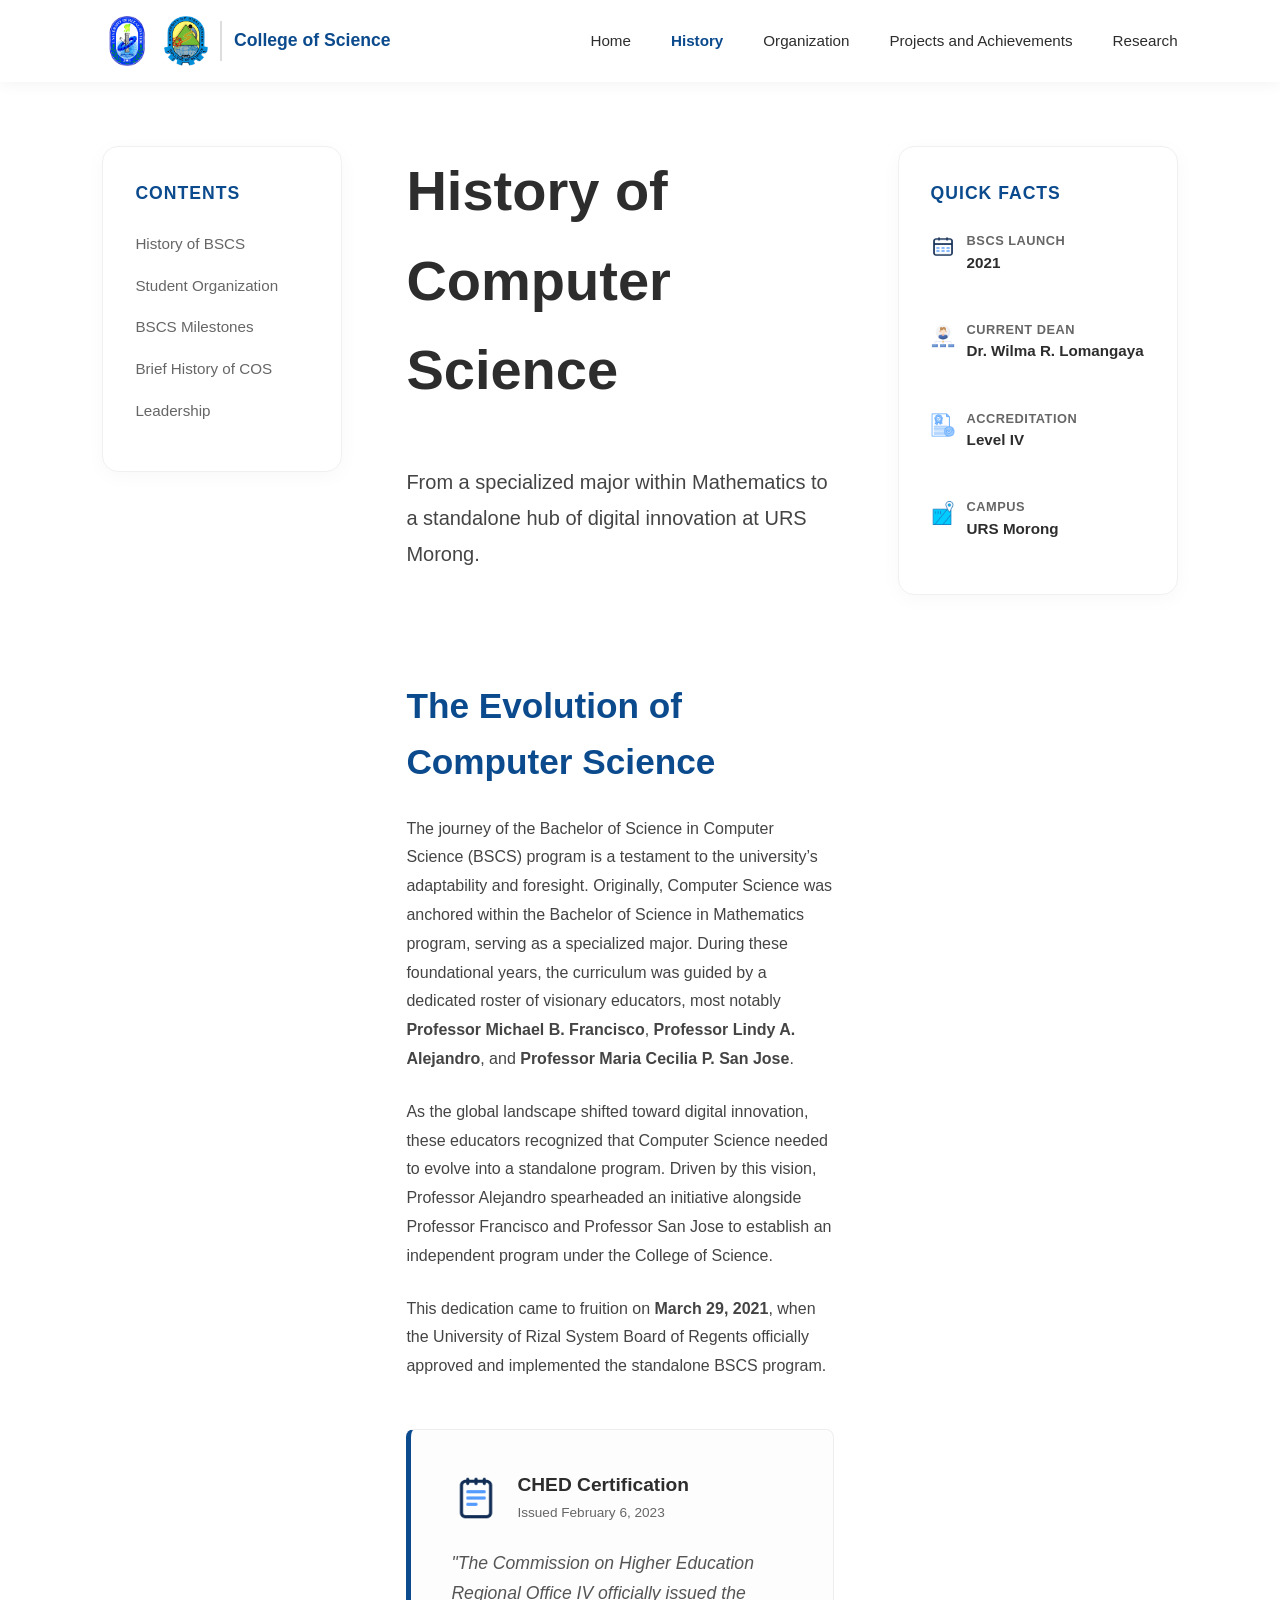
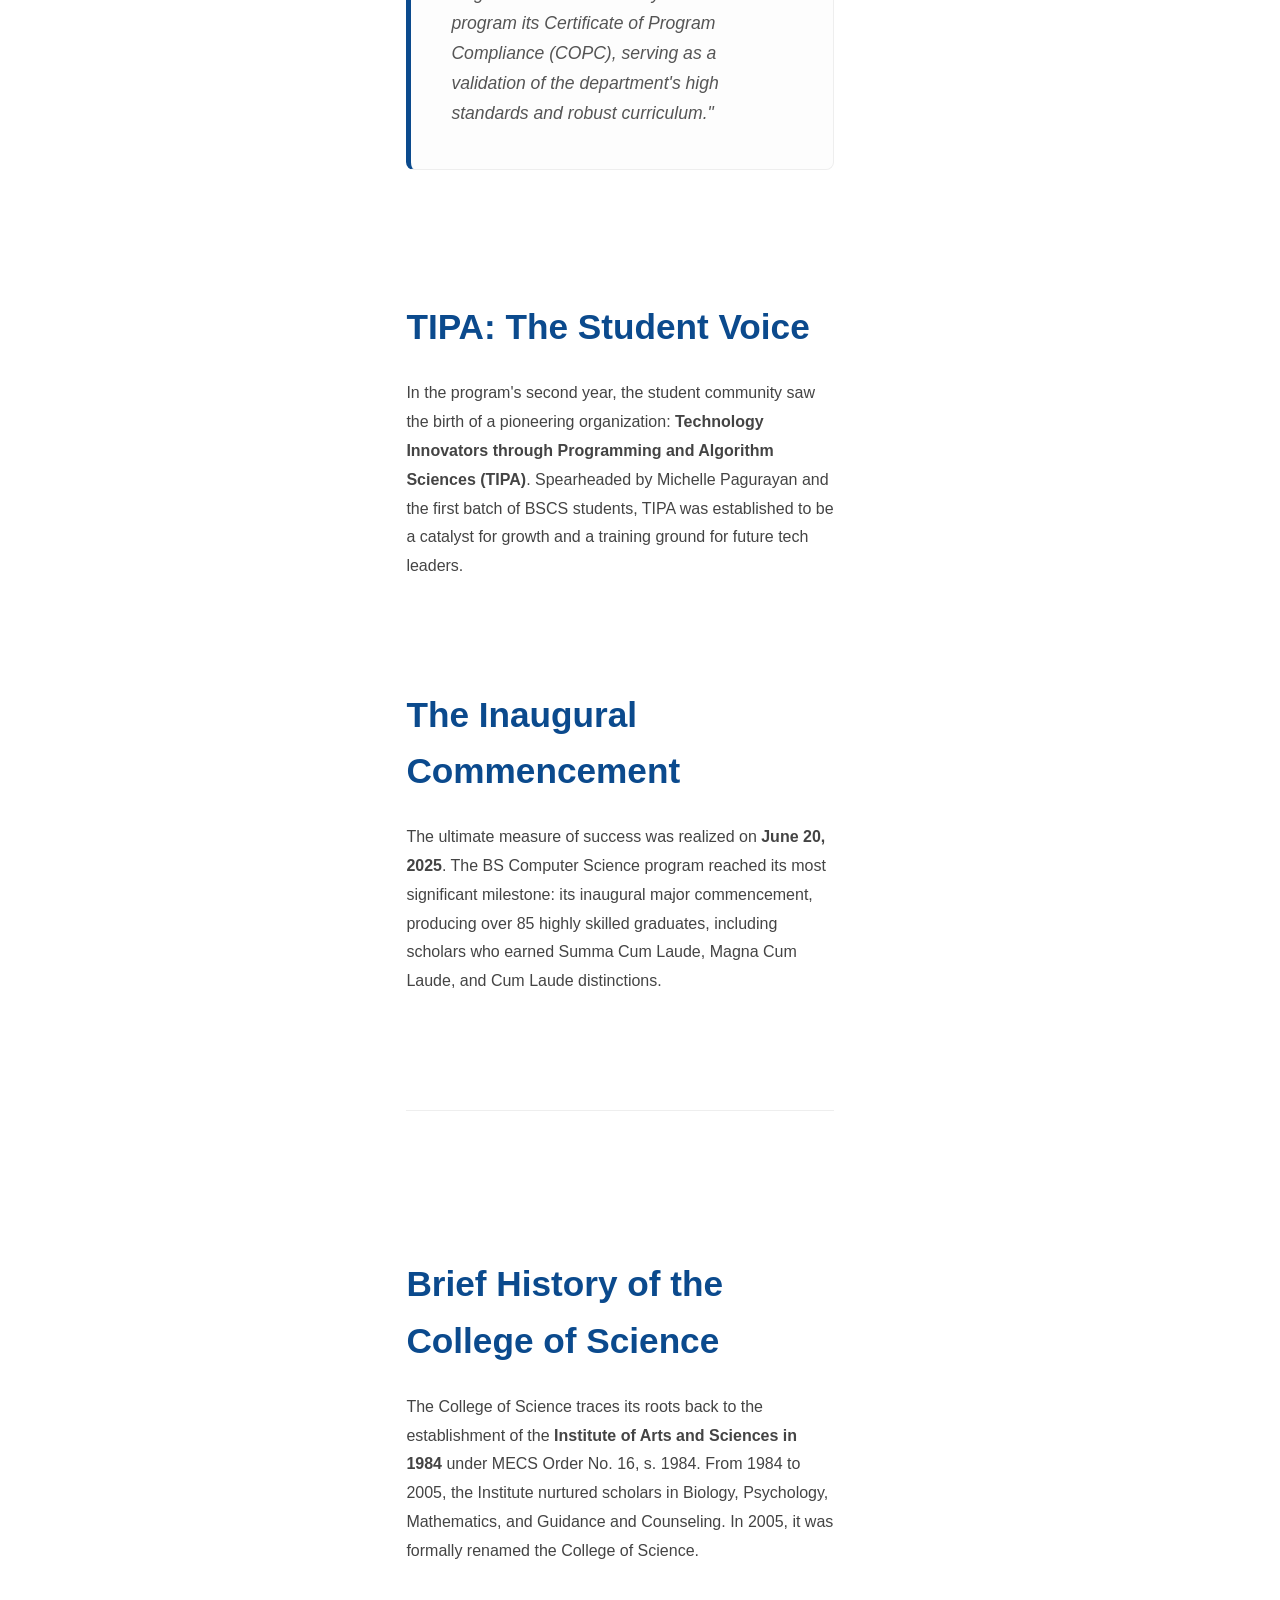
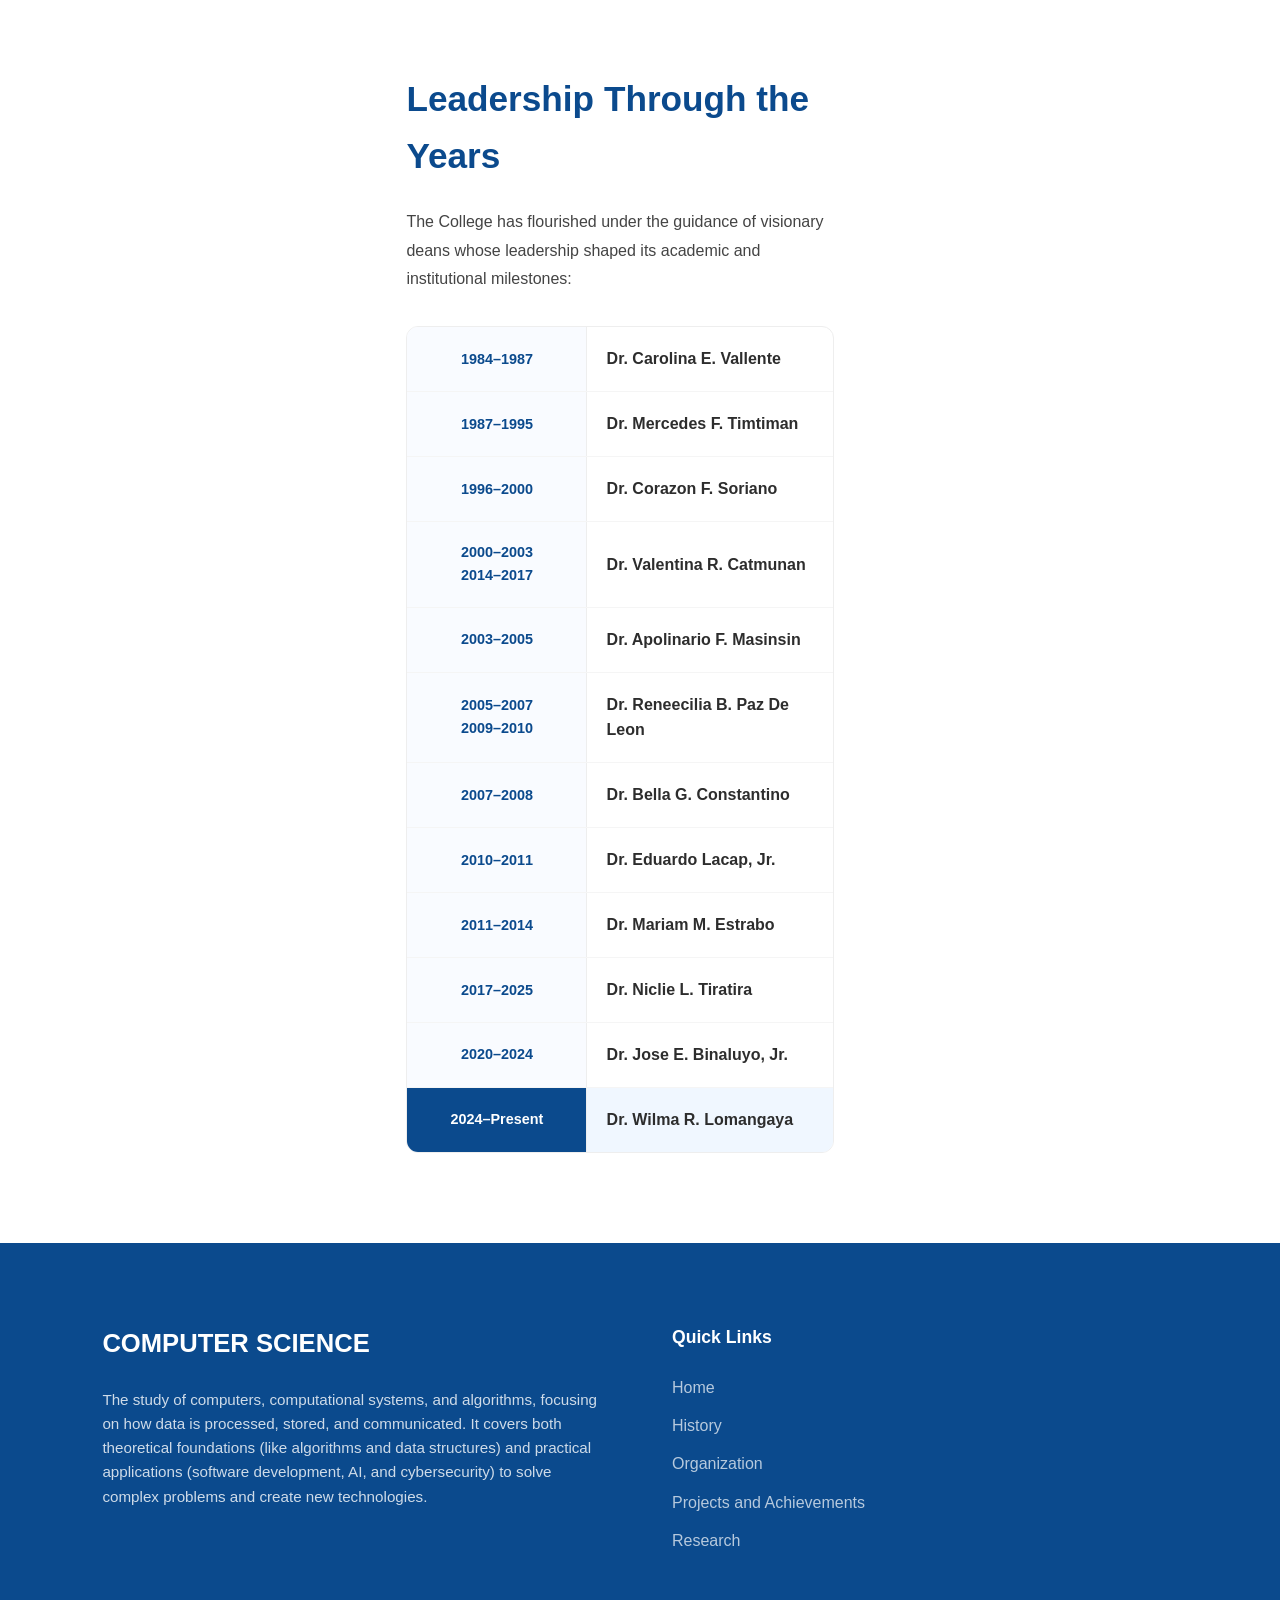
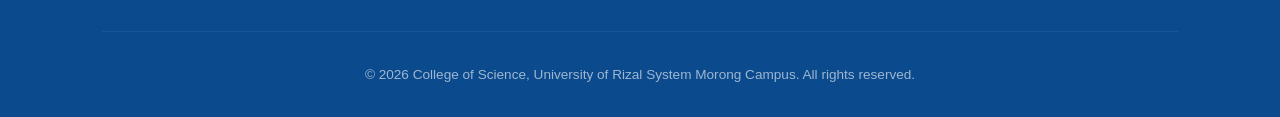
<file: src/history/history.html>
<!DOCTYPE html>
<html lang="en">
<head>
    <meta charset="UTF-8">
    <meta name="viewport" content="width=device-width, initial-scale=1.0">
    <title>BSCS & COS History</title>
    <link rel="stylesheet" href="../../index.css">
    <link rel="stylesheet" href="history.css">
</head>
<body>

    <nav class="navbar">
        <div class="logo">
            <img src="../../assets/PICTURE RESOURCES/LOGO/LOGO_URS.png" alt="URS Logo">
            <img src="../../assets/PICTURE RESOURCES/LOGO/Untitled design.png" alt="COS Logo">
            <span><p>College of Science</p></span>
        </div>
        
        <button class="hamburger" id="hamburger" aria-label="Toggle navigation">
            <span></span>
            <span></span>
            <span></span>
        </button>

        <ul class="nav-links" id="nav-links">
            <li><a href="../../index.html">Home</a></li>
            <li><a href="history.html" class="active-link">History</a></li>
            <li><a href="../organization/organization.html">Organization</a></li>
            <li><a href="../projects and achievements/projects.html">Projects and Achievements</a></li>
            <li><a href="../research/research.html">Research</a></li>
        </ul>
    </nav>

    <main class="history-grid">
        <aside class="sidebar-left">
            <div class="sticky-nav-card">
                <h3>Contents</h3>
                <nav>
                    <ul>
                        <li><a href="#bscs-history">History of BSCS</a></li>
                        <li><a href="#tipa">Student Organization</a></li>
                        <li><a href="#bscs-milestones">BSCS Milestones</a></li>
                        <li><a href="#cos-history">Brief History of COS</a></li>
                        <li><a href="#leadership">Leadership</a></li>
                    </ul>
                </nav>
            </div>
        </aside>

        <article class="history-content">
            <header>
                <h1>History of Computer Science</h1>
                <br>
                <p class="intro-lead">From a specialized major within Mathematics to a standalone hub of digital innovation at URS Morong.</p>
            </header>

            <section id="bscs-history">
                <br>
                <h2>The Evolution of Computer Science</h2>
                <p>The journey of the Bachelor of Science in Computer Science (BSCS) program is a testament to the university’s adaptability and foresight. Originally, Computer Science was anchored within the Bachelor of Science in Mathematics program, serving as a specialized major. During these foundational years, the curriculum was guided by a dedicated roster of visionary educators, most notably <strong>Professor Michael B. Francisco</strong>, <strong>Professor Lindy A. Alejandro</strong>, and <strong>Professor Maria Cecilia P. San Jose</strong>.</p>
                <p>As the global landscape shifted toward digital innovation, these educators recognized that Computer Science needed to evolve into a standalone program. Driven by this vision, Professor Alejandro spearheaded an initiative alongside Professor Francisco and Professor San Jose to establish an independent program under the College of Science.</p>
                <p>This dedication came to fruition on <strong>March 29, 2021</strong>, when the University of Rizal System Board of Regents officially approved and implemented the standalone BSCS program.</p>
                
                <div class="official-memo-card">
                    <div class="memo-header">
                        <div class="memo-icon">
                            <img src="../../assets/PICTURE RESOURCES/ICONS/MEMO-ICON.png" alt="Icon">
                        </div>
                        <div class="memo-title">
                            <h3>CHED Certification</h3>
                            <p>Issued February 6, 2023</p>
                        </div>
                    </div>
                    <div class="memo-body">
                        <blockquote>
                            "The Commission on Higher Education Regional Office IV officially issued the program its Certificate of Program Compliance (COPC), serving as a validation of the department's high standards and robust curriculum."
                        </blockquote>
                    </div>
                </div>
            </section>

            <section id="tipa">
                <br>
                <h2>TIPA: The Student Voice</h2>
                <p>In the program's second year, the student community saw the birth of a pioneering organization: <strong>Technology Innovators through Programming and Algorithm Sciences (TIPA)</strong>. Spearheaded by Michelle Pagurayan and the first batch of BSCS students, TIPA was established to be a catalyst for growth and a training ground for future tech leaders.</p>
            </section>

            <section id="bscs-milestones">
                <br>
                <h2>The Inaugural Commencement</h2>
                <p>The ultimate measure of success was realized on <strong>June 20, 2025</strong>. The BS Computer Science program reached its most significant milestone: its inaugural major commencement, producing over 85 highly skilled graduates, including scholars who earned Summa Cum Laude, Magna Cum Laude, and Cum Laude distinctions.</p>
                <br>
            </section>

            <hr class="section-divider">

            <section id="cos-history">
                <br>
                <h2>Brief History of the College of Science</h2>
                <p>The College of Science traces its roots back to the establishment of the <strong>Institute of Arts and Sciences in 1984</strong> under MECS Order No. 16, s. 1984. From 1984 to 2005, the Institute nurtured scholars in Biology, Psychology, Mathematics, and Guidance and Counseling. In 2005, it was formally renamed the College of Science.</p>
            </section>

            <section id="leadership">

                <br>

                <h2>Leadership Through the Years</h2>

                <p>The College has flourished under the guidance of visionary deans whose leadership shaped its academic and institutional milestones:</p>

            

                <div class="deans-timeline">

                    <div class="timeline-row">

                        <div class="t-year">1984–1987</div>

                        <div class="t-info"><strong>Dr. Carolina E. Vallente</strong></div>

                    </div>

                    <div class="timeline-row">

                        <div class="t-year">1987–1995</div>

                        <div class="t-info"><strong>Dr. Mercedes F. Timtiman</strong></div>

                    </div>

                    <div class="timeline-row">

                        <div class="t-year">1996–2000</div>

                        <div class="t-info"><strong>Dr. Corazon F. Soriano</strong></div>

                    </div>

                    <div class="timeline-row">

                        <div class="t-year">2000–2003 <br> 2014–2017</div>

                        <div class="t-info"><strong>Dr. Valentina R. Catmunan</strong></div>

                    </div>

                    <div class="timeline-row">

                        <div class="t-year">2003–2005</div>

                        <div class="t-info"><strong>Dr. Apolinario F. Masinsin</strong></div>

                    </div>

                    <div class="timeline-row">

                        <div class="t-year">2005–2007 <br> 2009–2010</div>

                        <div class="t-info"><strong>Dr. Reneecilia B. Paz De Leon</strong></div>

                    </div>

                    <div class="timeline-row">

                        <div class="t-year">2007–2008</div>

                        <div class="t-info"><strong>Dr. Bella G. Constantino</strong></div>

                    </div>

                    <div class="timeline-row">

                        <div class="t-year">2010–2011</div>

                        <div class="t-info"><strong>Dr. Eduardo Lacap, Jr.</strong></div>

                    </div>

                    <div class="timeline-row">

                        <div class="t-year">2011–2014</div>

                        <div class="t-info"><strong>Dr. Mariam M. Estrabo</strong></div>

                    </div>

                    <div class="timeline-row">

                        <div class="t-year">2017–2025</div>

                        <div class="t-info"><strong>Dr. Niclie L. Tiratira</strong></div>

                    </div>

                    <div class="timeline-row">

                        <div class="t-year">2020–2024</div>

                        <div class="t-info"><strong>Dr. Jose E. Binaluyo, Jr.</strong></div>

                    </div>

                    <div class="timeline-row current">

                        <div class="t-year">2024–Present</div>

                        <div class="t-info"><strong>Dr. Wilma R. Lomangaya</strong></div>

                    </div>

                </div>
                <br>

            </section>
        </article>

        <aside class="sidebar-right">
            <div class="sticky-fact-card">
                <h3>Quick Facts</h3>
                <div class="fact-list">
                    <div class="fact-item">
                        <span class="f-icon"><img src="../../assets/PICTURE RESOURCES/ICONS/calendar-icon.png" alt="Icon"></span>
                        <div class="f-text"><strong>BSCS Launch</strong><p>2021</p></div>
                    </div>
                    <div class="fact-item">
                        <span class="f-icon"><img src="../../assets/PICTURE RESOURCES/ICONS/dean-icon.png" alt="Icon"></span>
                        <div class="f-text"><strong>Current Dean</strong><p>Dr. Wilma R. Lomangaya</p></div>
                    </div>
                    <div class="fact-item">
                        <span class="f-icon"><img src="../../assets/PICTURE RESOURCES/ICONS/accreditation-icon.png" alt="Icon"></span>
                        <div class="f-text"><strong>Accreditation</strong><p>Level IV</p></div>
                    </div>
                    <div class="fact-item">
                        <span class="f-icon"><img src="../../assets/PICTURE RESOURCES/ICONS/location-icon.png" alt="Icon"></span>
                        <div class="f-text"><strong>Campus</strong><p>URS Morong</p></div>
                    </div>
                </div>
            </div>
        </aside>
    </main>

    <footer class="footer">
        <div class="footer-content">
            <div class="footer-about">
                <h3>COMPUTER SCIENCE</h3>
                <p>The study of computers, computational systems, and algorithms, focusing on how data is processed, stored, and communicated. It covers both theoretical foundations (like algorithms and data structures) and practical applications (software development, AI, and cybersecurity) to solve complex problems and create new technologies.</p>
            </div>
            <div class="footer-links">
                <h4>Quick Links</h4>
                <ul>
                    <li><a href="../../index.html">Home</a></li>
                    <li><a href="history.html">History</a></li>
                    <li><a href="../organization/organization.html">Organization</a></li>
                    <li><a href="../projects and achievements/projects.html">Projects and Achievements</a></li>
                    <li><a href="../research/research.html">Research</a></li>
                </ul>
            </div>
        </div>
        <div class="footer-bottom">
            <p>© 2026 College of Science, University of Rizal System Morong Campus. All rights reserved. </p>
        </div>
    </footer>

    <script>
        const hamburger = document.getElementById('hamburger');
        const navLinks = document.getElementById('nav-links');

        hamburger.addEventListener('click', () => {
            navLinks.classList.toggle('active');
            hamburger.classList.toggle('is-active');
        });
    </script>
</body>
</html>
</file>
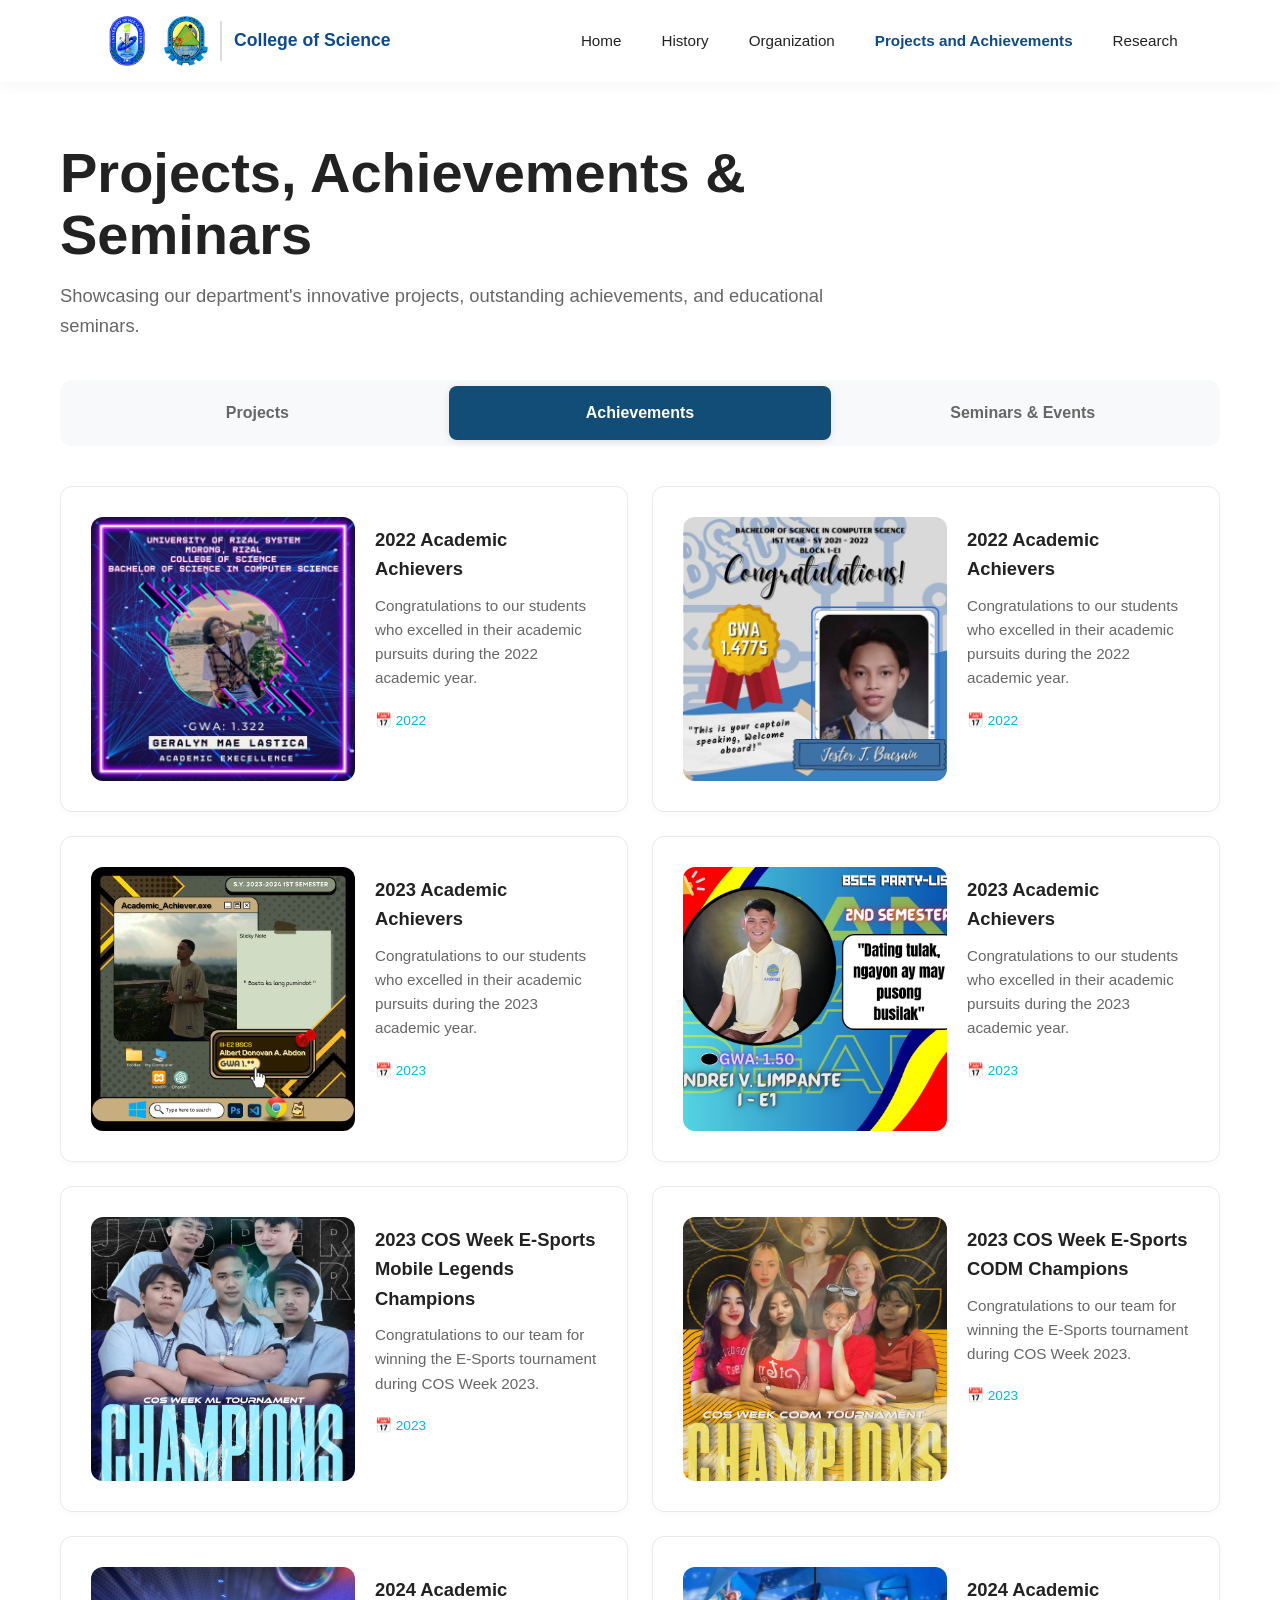
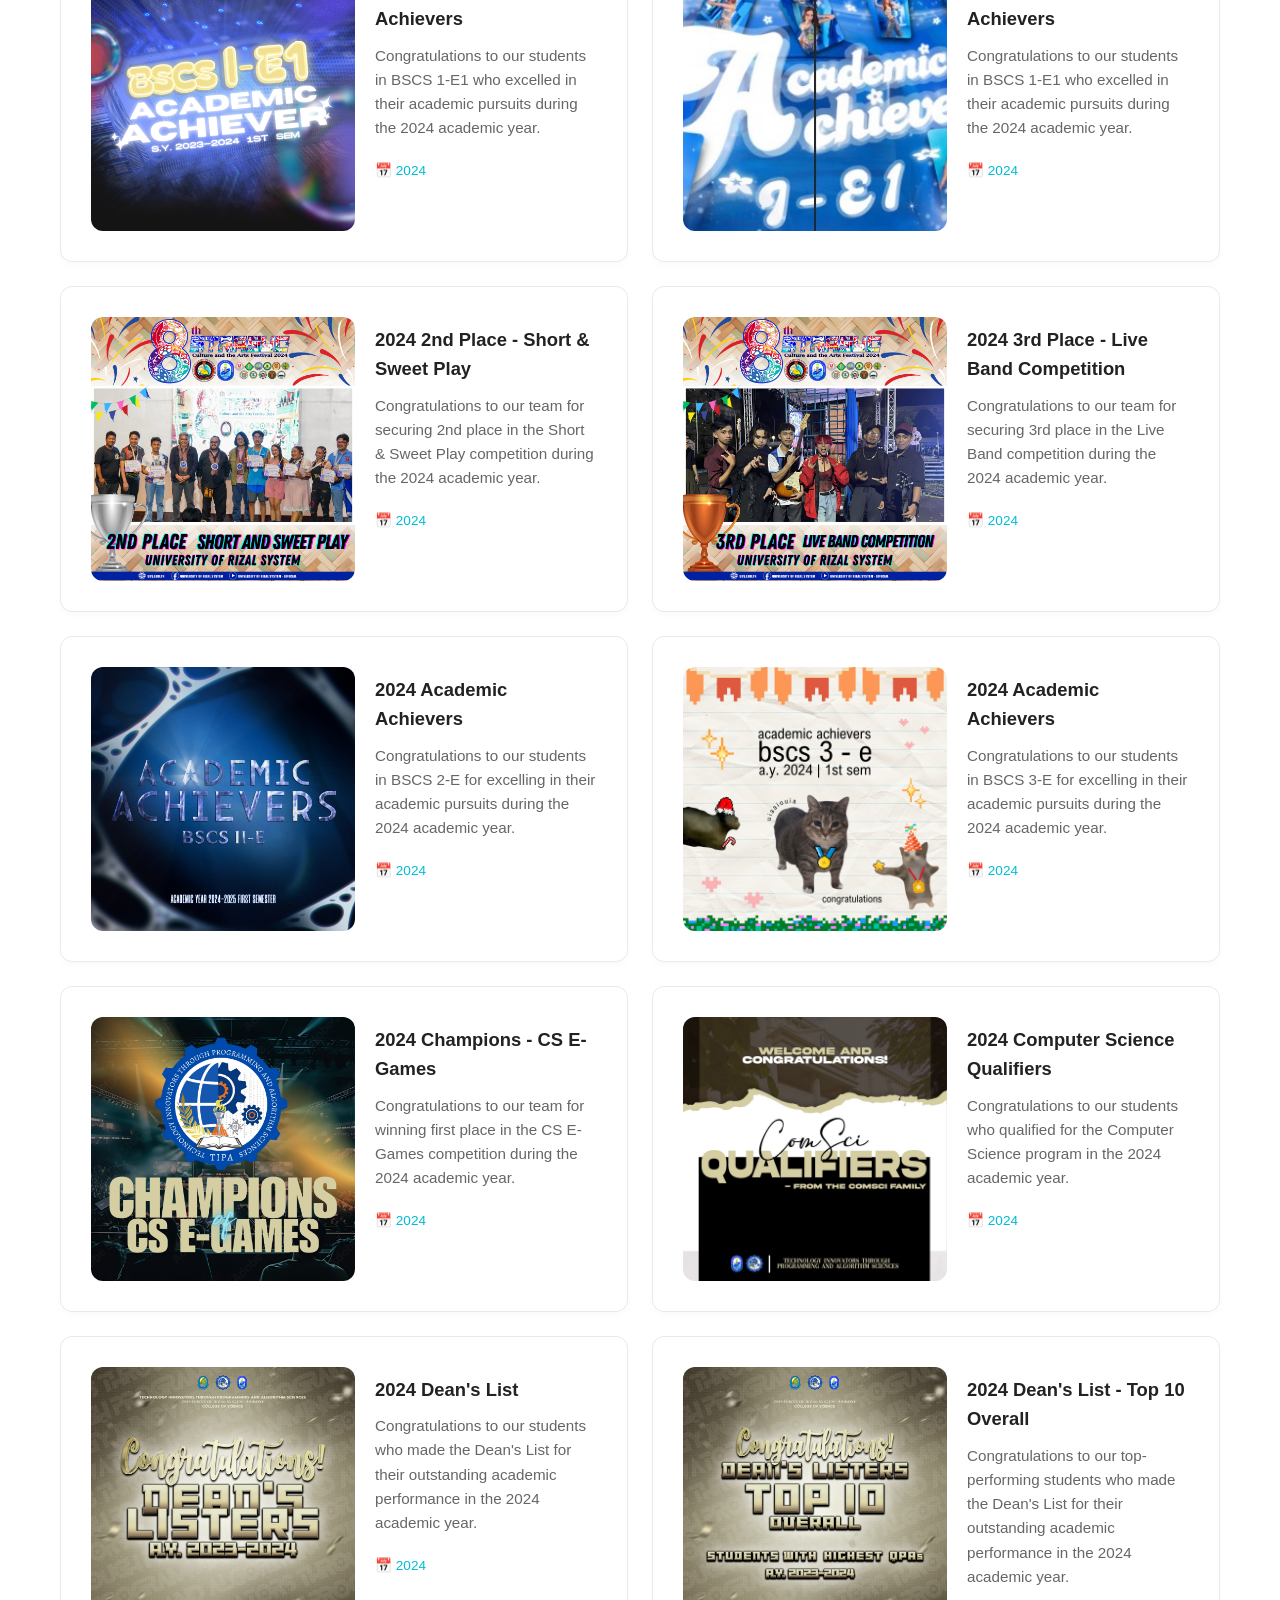
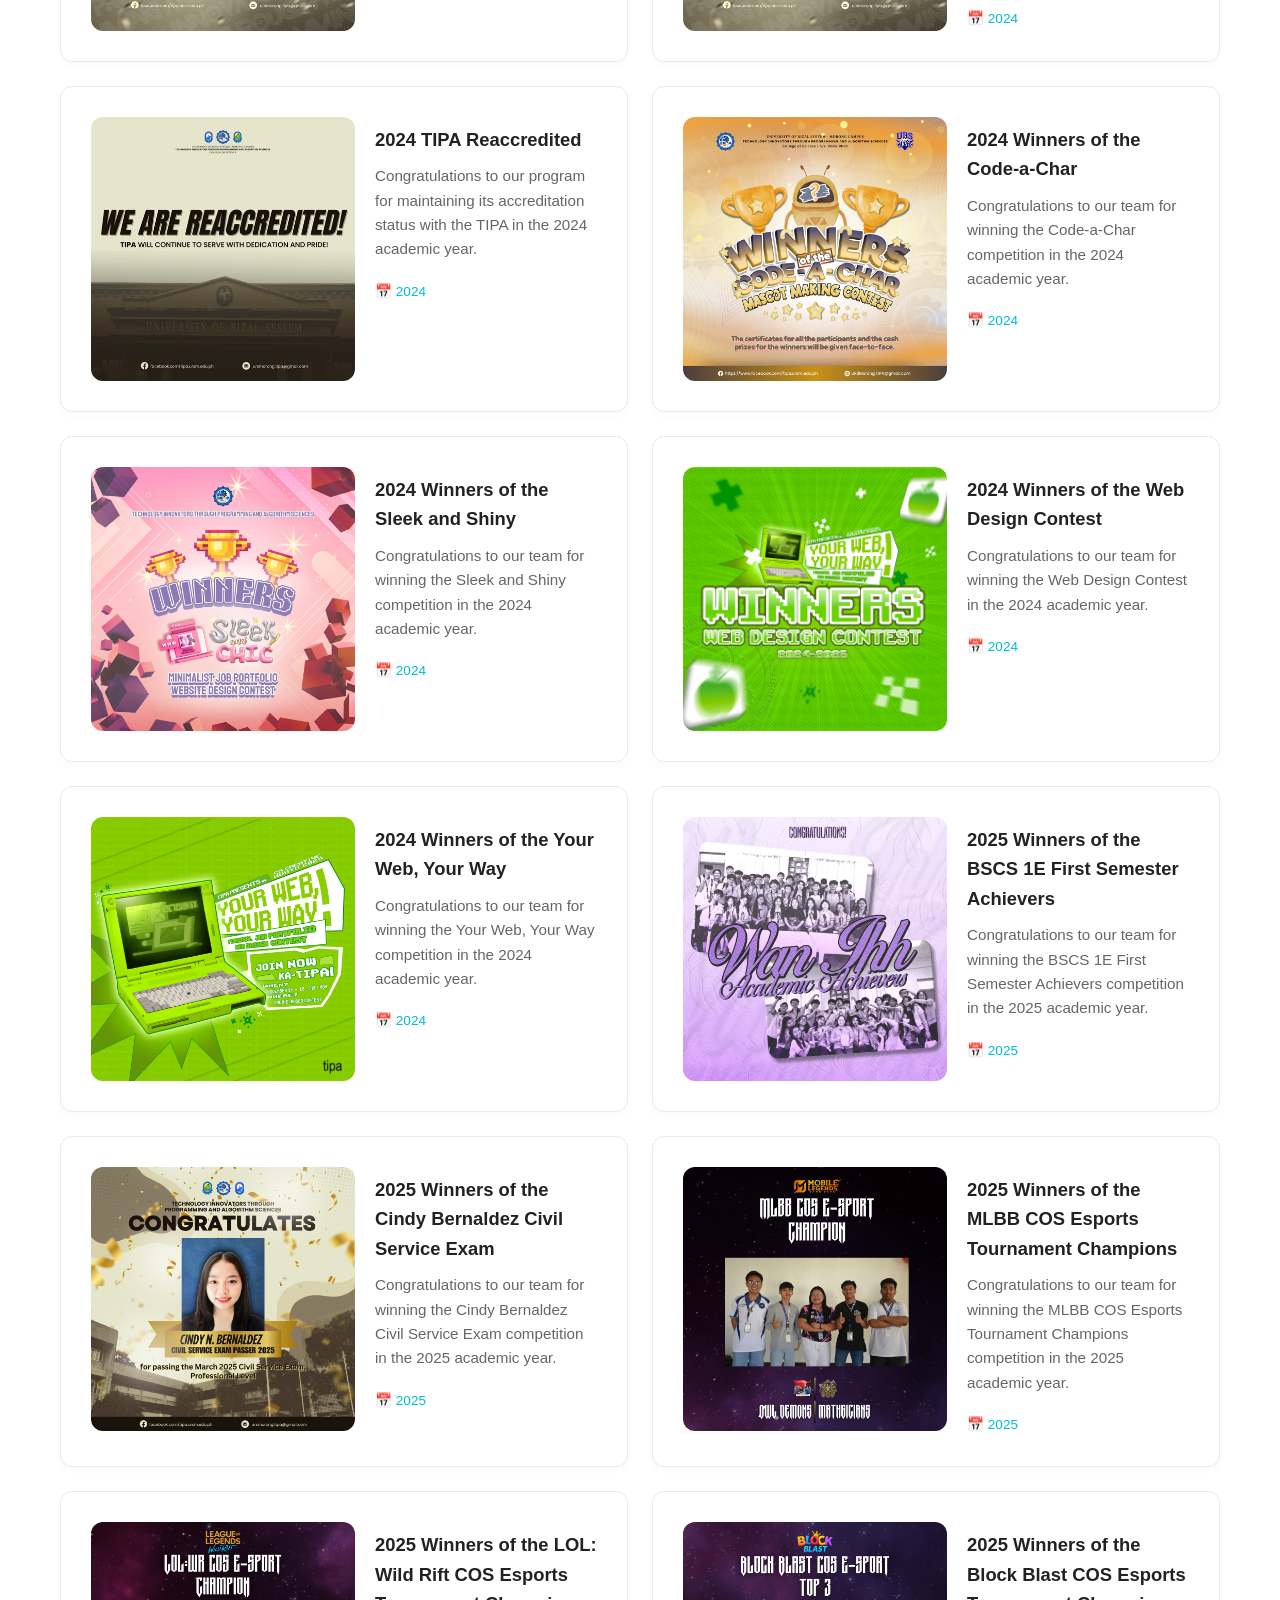
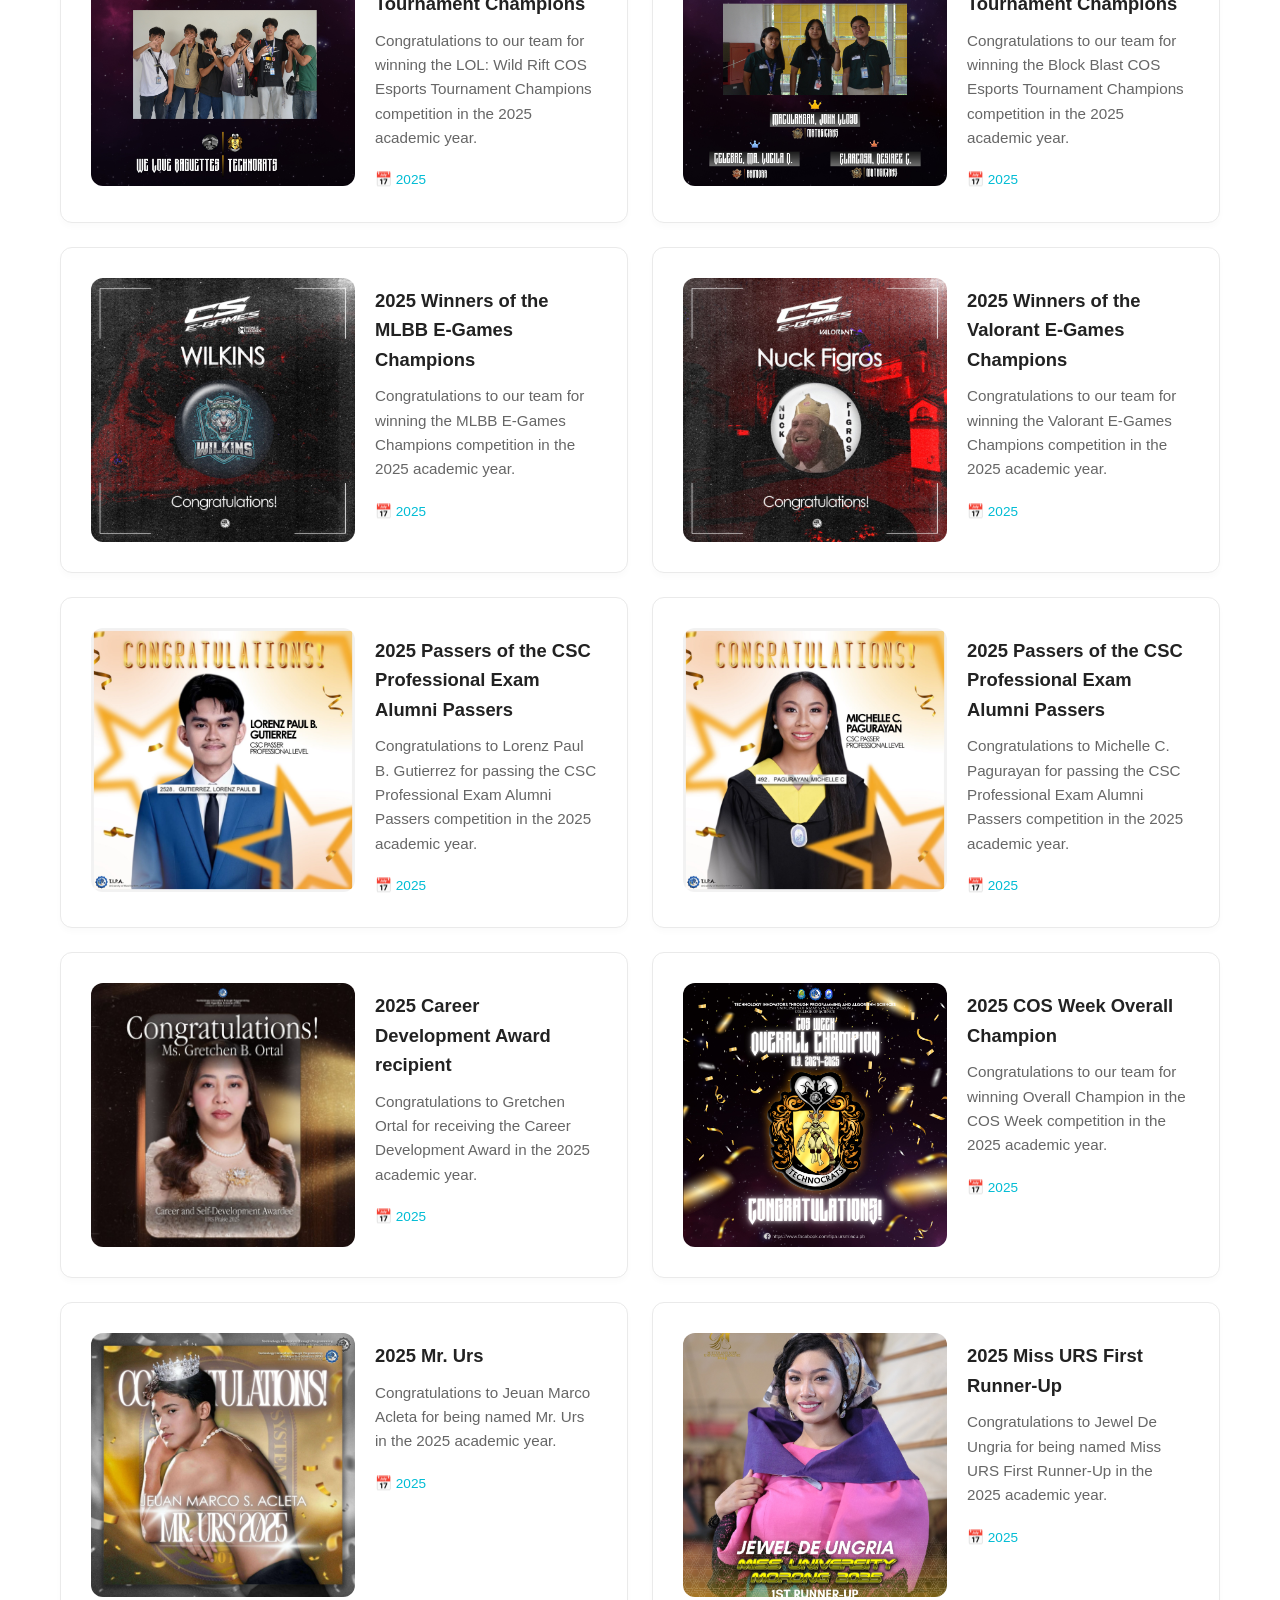
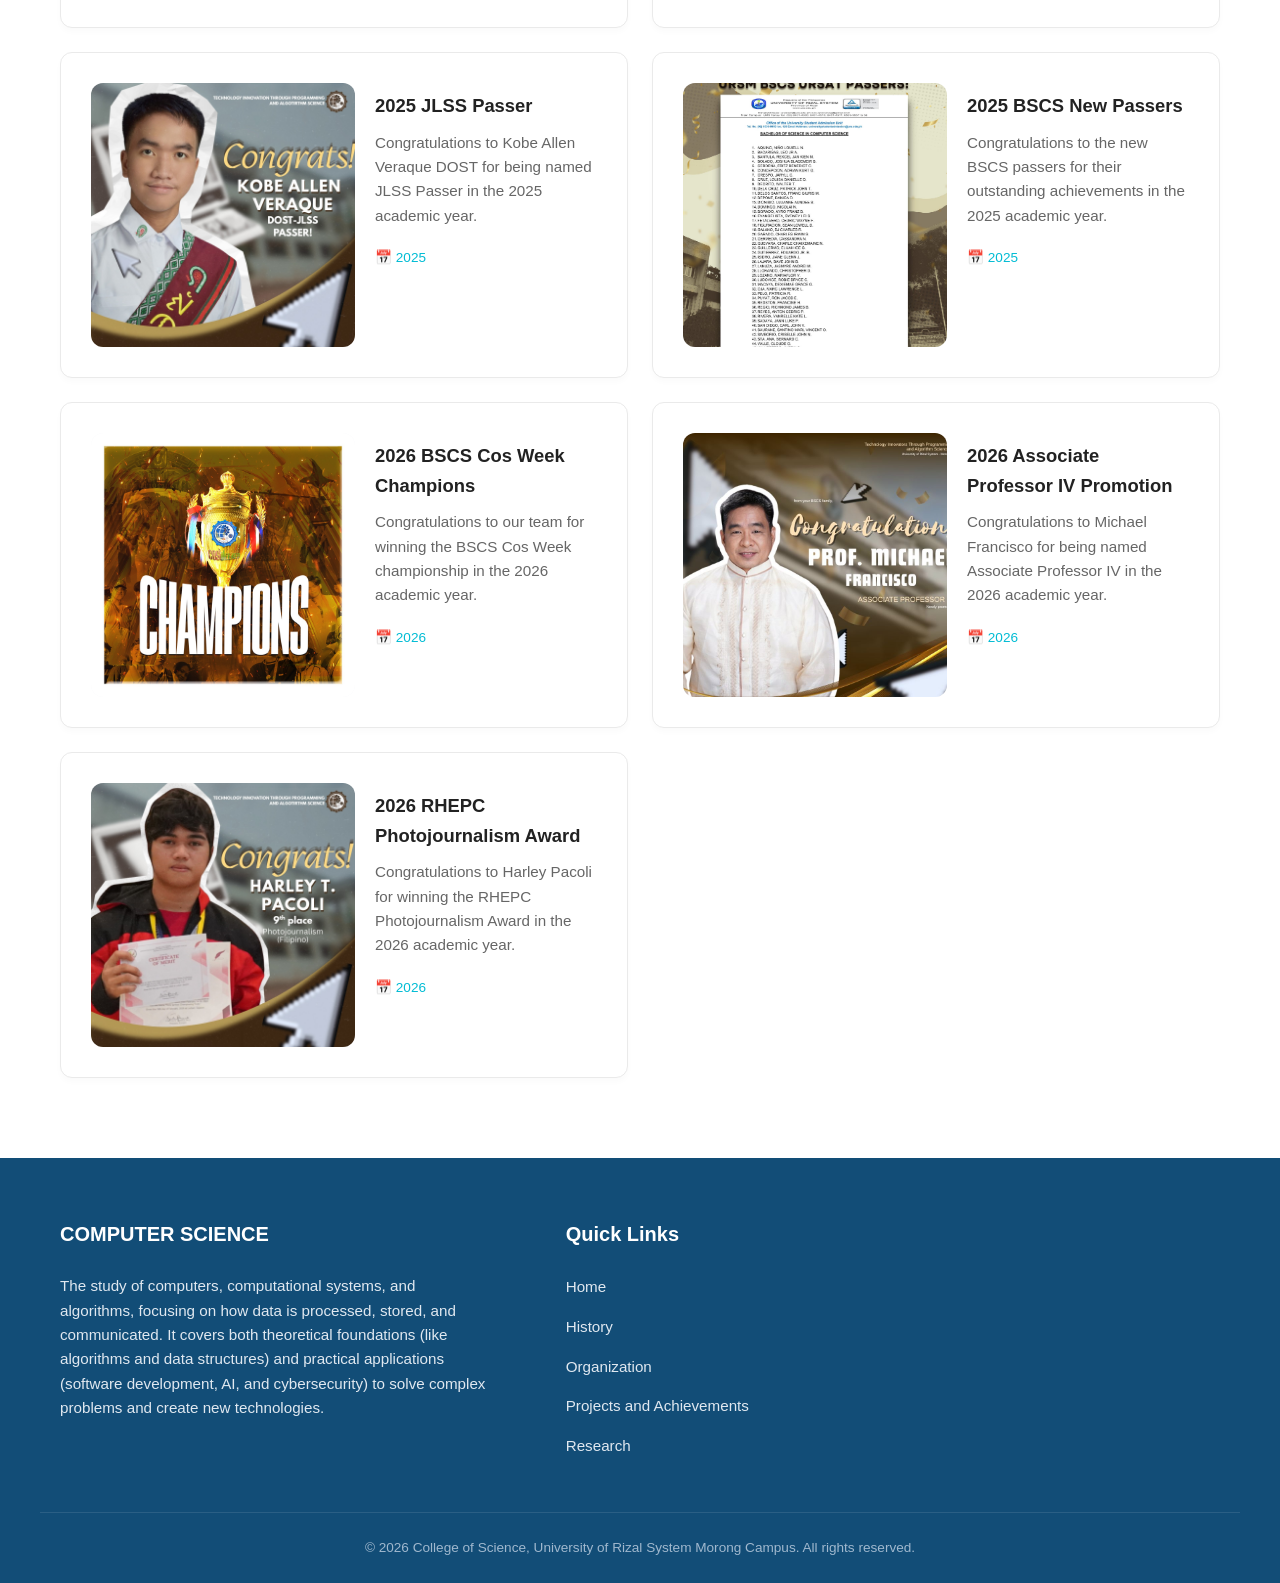
<file: src/projects and achievements/achievements.html>
<!DOCTYPE html>
<html lang="en">
<head>
    <meta charset="UTF-8">
    <meta name="viewport" content="width=device-width, initial-scale=1.0">
    <title>Achievements - CS Briefer</title>
    <link rel="stylesheet" href="styles.css">
</head>
<body>

    <header>
        <div class="brand-container">
            <div class="logo-group">
                <div class="header-logo-placeholder">
                    <img src="../../assets/PICTURE RESOURCES/LOGO/LOGO_URS.png" alt="URS Logo">
                </div>
                <div class="header-logo-placeholder">
                    <img src="../../assets/PICTURE RESOURCES/LOGO/Untitled design.png" alt="College of Science Logo">
                </div>
            </div>
            <div class="header-divider"></div>
            <div class="college-name">College of Science</div>
        </div>

        <button class="mobile-menu-toggle" aria-label="Toggle Navigation">
            <span></span>
            <span></span>
            <span></span>
        </button>

        <nav>
            <a href="../../index.html">Home</a>
            <a href="../history/history.html">History</a>
            <a href="../organization/organization.html">Organization</a>
            <a href="#" class="active">Projects and Achievements</a>
            <a href="../research/research.html">Research</a>
        </nav>
    </header>

    <main class="container">
        <section class="page-header">
            <h1>Projects, Achievements & Seminars</h1>
            <p>Showcasing our department's innovative projects, outstanding achievements, and educational seminars.</p>
        </section>

        <div class="tabs-container">
            <a href="projects.html" class="tab">Projects</a>
            <a href="achievements.html" class="tab active">Achievements</a>
            <a href="seminars.html" class="tab">Seminars & Events</a>
        </div>

        <section class="achievements-grid">
            
            <div class="achievement-card">
                <div class="achievement-icon">
                    <img src="../../assets/PICTURE RESOURCES/PROJECTS_AND_ACHIEVEMENTS/2022/2022/2022_academic_achievers.jpg" alt="Academic Achievers 2022" width="264" height="264">
                </div>
                <div class="achievement-info">
                    <h3>2022 Academic Achievers</h3>
                    <p>Congratulations to our students who excelled in their academic pursuits during the 2022 academic year.</p>
                    <span class="achievement-date">📅 2022</span>
                </div>
            </div>

            <div class="achievement-card">
                <div class="achievement-icon">
                    <img src="../../assets/PICTURE RESOURCES/PROJECTS_AND_ACHIEVEMENTS/2022/2022/2022_bscs_pioneers.jpg" alt="BSCS Pioneers 2022" width="264" height="264">
                </div>
                <div class="achievement-info">
                    <h3>2022 Academic Achievers</h3>
                    <p>Congratulations to our students who excelled in their academic pursuits during the 2022 academic year.</p>
                    <span class="achievement-date">📅 2022</span>
                </div>
            </div>

            <div class="achievement-card">
                <div class="achievement-icon">
                    <img src="../../assets/PICTURE RESOURCES/PROJECTS_AND_ACHIEVEMENTS/2023/2023/2023_academic_achievers_bscs.jpg" alt="BSCS Pioneers 2023" width="264" height="264">
                </div>
                <div class="achievement-info">
                    <h3>2023 Academic Achievers</h3>
                    <p>Congratulations to our students who excelled in their academic pursuits during the 2023 academic year.</p>
                    <span class="achievement-date">📅 2023</span>
                </div>
            </div>

            <div class="achievement-card">
                <div class="achievement-icon">
                    <img src="../../assets/PICTURE RESOURCES/PROJECTS_AND_ACHIEVEMENTS/2023/2023/2023_academic_achievers_bscs1e1.jpg" alt="BSCS Pioneers 2023" width="264" height="264">
                </div>
                <div class="achievement-info">
                    <h3>2023 Academic Achievers</h3>
                    <p>Congratulations to our students who excelled in their academic pursuits during the 2023 academic year.</p>
                    <span class="achievement-date">📅 2023</span>
                </div>
            </div>

             <div class="achievement-card">
                <div class="achievement-icon">
                    <img src="../../assets/PICTURE RESOURCES/PROJECTS_AND_ACHIEVEMENTS/2023/2023/2023_cos_week_esports_sipnayan.jpg" alt="BSCS Pioneers 2023" width="264" height="264">
                </div>
                <div class="achievement-info">
                    <h3>2023 COS Week E-Sports Mobile Legends Champions</h3>
                    <p>Congratulations to our team for winning the E-Sports tournament during COS Week 2023.</p>
                    <span class="achievement-date">📅 2023</span>
                </div>
            </div>

             <div class="achievement-card">
                <div class="achievement-icon">
                    <img src="../../assets/PICTURE RESOURCES/PROJECTS_AND_ACHIEVEMENTS/2023/2023/2023_cos_week_esports.jpg" alt="BSCS Pioneers 2023" width="264" height="264">
                </div>
                <div class="achievement-info">
                    <h3>2023 COS Week E-Sports CODM Champions</h3>
                    <p>Congratulations to our team for winning the E-Sports tournament during COS Week 2023.</p>
                    <span class="achievement-date">📅 2023</span>
                </div>
            </div>

             <div class="achievement-card">
                <div class="achievement-icon">
                    <img src="../../assets/PICTURE RESOURCES/PROJECTS_AND_ACHIEVEMENTS/2024/2024/2024_1_e1_academic_achievers_1st_sem.jpg" alt="BSCS Pioneers 2023" width="264" height="264">
                </div>
                <div class="achievement-info">
                    <h3>2024 Academic Achievers</h3>
                    <p>Congratulations to our students in BSCS 1-E1 who excelled in their academic pursuits during the 2024 academic year.</p>
                    <span class="achievement-date">📅 2024</span>
                </div>
            </div>

             <div class="achievement-card">
                <div class="achievement-icon">
                    <img src="../../assets/PICTURE RESOURCES/PROJECTS_AND_ACHIEVEMENTS/2024/2024/2024_1_e1_academic_achievers.jpg" alt="BSCS Pioneers 2023" width="264" height="264">
                </div>
                <div class="achievement-info">
                    <h3>2024 Academic Achievers</h3>
                    <p>Congratulations to our students in BSCS 1-E1 who excelled in their academic pursuits during the 2024 academic year.</p>
                    <span class="achievement-date">📅 2024</span>
                </div>
            </div>

            <div class="achievement-card">
                <div class="achievement-icon">
                    <img src="../../assets/PICTURE RESOURCES/PROJECTS_AND_ACHIEVEMENTS/2024/2024/2024_2nd_place_short_sweet_play.jpg" alt="BSCS Pioneers 2023" width="264" height="264">
                </div>
                <div class="achievement-info">
                    <h3>2024 2nd Place - Short & Sweet Play</h3>
                    <p>Congratulations to our team for securing 2nd place in the Short & Sweet Play competition during the 2024 academic year.</p>
                    <span class="achievement-date">📅 2024</span>
                </div>
            </div>

            <div class="achievement-card">
                <div class="achievement-icon">
                    <img src="../../assets/PICTURE RESOURCES/PROJECTS_AND_ACHIEVEMENTS/2024/2024/2024_3rd_place_live_band_competition.jpg" alt="BSCS Pioneers 2023" width="264" height="264">
                </div>
                <div class="achievement-info">
                    <h3>2024 3rd Place - Live Band Competition</h3>
                    <p>Congratulations to our team for securing 3rd place in the Live Band competition during the 2024 academic year.</p>
                    <span class="achievement-date">📅 2024</span>
                </div>
            </div>

            <div class="achievement-card">
                <div class="achievement-icon">
                    <img src="../../assets/PICTURE RESOURCES/PROJECTS_AND_ACHIEVEMENTS/2024/2024/2024_academic_achievers_2_e.jpg" alt="BSCS Pioneers 2023" width="264" height="264">
                </div>
                <div class="achievement-info">
                    <h3>2024 Academic Achievers</h3>
                    <p>Congratulations to our students in BSCS 2-E for excelling in their academic pursuits during the 2024 academic year.</p>
                    <span class="achievement-date">📅 2024</span>
                </div>
            </div>

             <div class="achievement-card">
                <div class="achievement-icon">
                    <img src="../../assets/PICTURE RESOURCES/PROJECTS_AND_ACHIEVEMENTS/2024/2024/2024_academic_achievers_3_e.jpg" alt="BSCS Pioneers 2023" width="264" height="264">
                </div>
                <div class="achievement-info">
                    <h3>2024 Academic Achievers</h3>
                    <p>Congratulations to our students in BSCS 3-E for excelling in their academic pursuits during the 2024 academic year.</p>
                    <span class="achievement-date">📅 2024</span>
                </div>
            </div>

            <div class="achievement-card">
                <div class="achievement-icon">
                    <img src="../../assets/PICTURE RESOURCES/PROJECTS_AND_ACHIEVEMENTS/2024/2024/2024_champions_cs_e-games.jpg" alt="BSCS Pioneers 2023" width="264" height="264">
                </div>
                <div class="achievement-info">
                    <h3>2024 Champions - CS E-Games</h3>
                    <p>Congratulations to our team for winning first place in the CS E-Games competition during the 2024 academic year.</p>
                    <span class="achievement-date">📅 2024</span>
                </div>
            </div>

            <div class="achievement-card">
                <div class="achievement-icon">
                    <img src="../../assets/PICTURE RESOURCES/PROJECTS_AND_ACHIEVEMENTS/2024/2024/2024_comsci_qualifiers.jpg" alt="BSCS Pioneers 2023" width="264" height="264">
                </div>
                <div class="achievement-info">
                    <h3>2024 Computer Science Qualifiers</h3>
                    <p>Congratulations to our students who qualified for the Computer Science program in the 2024 academic year.</p>
                    <span class="achievement-date">📅 2024</span>
                </div>
            </div>

             <div class="achievement-card">
                <div class="achievement-icon">
                    <img src="../../assets/PICTURE RESOURCES/PROJECTS_AND_ACHIEVEMENTS/2024/2024/2024_deans_lister_AY_2024-2024.jpg" alt="BSCS Pioneers 2023" width="264" height="264">
                </div>
                <div class="achievement-info">
                    <h3>2024 Dean's List</h3>
                    <p>Congratulations to our students who made the Dean's List for their outstanding academic performance in the 2024 academic year.</p>
                    <span class="achievement-date">📅 2024</span>
                </div>
            </div>

            <div class="achievement-card">
                <div class="achievement-icon">
                    <img src="../../assets/PICTURE RESOURCES/PROJECTS_AND_ACHIEVEMENTS/2024/2024/2024_deans_lister_top_10_overall.jpg" alt="BSCS Pioneers 2023" width="264" height="264">
                </div>
                <div class="achievement-info">
                    <h3>2024 Dean's List - Top 10 Overall</h3>
                    <p>Congratulations to our top-performing students who made the Dean's List for their outstanding academic performance in the 2024 academic year.</p>
                    <span class="achievement-date">📅 2024</span>
                </div>
            </div>

            <div class="achievement-card">
                <div class="achievement-icon">
                    <img src="../../assets/PICTURE RESOURCES/PROJECTS_AND_ACHIEVEMENTS/2024/2024/2024_tipa_reaccredited.jpg" alt="BSCS Pioneers 2023" width="264" height="264">
                </div>
                <div class="achievement-info">
                    <h3>2024 TIPA Reaccredited</h3>
                    <p>Congratulations to our program for maintaining its accreditation status with the TIPA in the 2024 academic year.</p>
                    <span class="achievement-date">📅 2024</span>
                </div>
            </div>

            <div class="achievement-card">
                <div class="achievement-icon">
                    <img src="../../assets/PICTURE RESOURCES/PROJECTS_AND_ACHIEVEMENTS/2024/2024/2024_winners_of_the_code_a_char.jpg" alt="BSCS Pioneers 2023" width="264" height="264">
                </div>
                <div class="achievement-info">
                    <h3>2024 Winners of the Code-a-Char</h3>
                    <p>Congratulations to our team for winning the Code-a-Char competition in the 2024 academic year.</p>
                    <span class="achievement-date">📅 2024</span>
                </div>
            </div>

            <div class="achievement-card">
                <div class="achievement-icon">
                    <img src="../../assets/PICTURE RESOURCES/PROJECTS_AND_ACHIEVEMENTS/2024/2024/2024_winners_sleek_and_shic.jpg" alt="BSCS Pioneers 2023" width="264" height="264">
                </div>
                <div class="achievement-info">
                    <h3>2024 Winners of the Sleek and Shiny</h3>
                    <p>Congratulations to our team for winning the Sleek and Shiny competition in the 2024 academic year.</p>
                    <span class="achievement-date">📅 2024</span>
                </div>
            </div>

             <div class="achievement-card">
                <div class="achievement-icon">
                    <img src="../../assets/PICTURE RESOURCES/PROJECTS_AND_ACHIEVEMENTS/2024/2024/2024_winners_web_design_contest.jpg" alt="BSCS Pioneers 2023" width="264" height="264">
                </div>
                <div class="achievement-info">
                    <h3>2024 Winners of the Web Design Contest</h3>
                    <p>Congratulations to our team for winning the Web Design Contest in the 2024 academic year.</p>
                    <span class="achievement-date">📅 2024</span>
                </div>
            </div>

            <div class="achievement-card">
                <div class="achievement-icon">
                    <img src="../../assets/PICTURE RESOURCES/PROJECTS_AND_ACHIEVEMENTS/2024/2024/2024_your_web_your_way.jpg" alt="BSCS Pioneers 2023" width="264" height="264">
                </div>
                <div class="achievement-info">
                    <h3>2024 Winners of the Your Web, Your Way</h3>
                    <p>Congratulations to our team for winning the Your Web, Your Way competition in the 2024 academic year.</p>
                    <span class="achievement-date">📅 2024</span>
                </div>
            </div>

            <div class="achievement-card">
                <div class="achievement-icon">
                    <img src="../../assets/PICTURE RESOURCES/PROJECTS_AND_ACHIEVEMENTS/2025/2025/2025_bscs_1e_first_sem_achievers.jpg .jpg" alt="BSCS Pioneers 2023" width="264" height="264">
                </div>
                <div class="achievement-info">
                    <h3>2025 Winners of the BSCS 1E First Semester Achievers</h3>
                    <p>Congratulations to our team for winning the BSCS 1E First Semester Achievers competition in the 2025 academic year.</p>
                    <span class="achievement-date">📅 2025</span>
                </div>
            </div>

             <div class="achievement-card">
                <div class="achievement-icon">
                    <img src="../../assets/PICTURE RESOURCES/PROJECTS_AND_ACHIEVEMENTS/2025/2025/2025_cindy_bernaldez_civil_service_exam.jpg" alt="BSCS Pioneers 2023" width="264" height="264">
                </div>
                <div class="achievement-info">
                    <h3>2025 Winners of the Cindy Bernaldez Civil Service Exam</h3>
                    <p>Congratulations to our team for winning the Cindy Bernaldez Civil Service Exam competition in the 2025 academic year.</p>
                    <span class="achievement-date">📅 2025</span>
                </div>
            </div>

             <div class="achievement-card">
                <div class="achievement-icon">
                    <img src="../../assets/PICTURE RESOURCES/PROJECTS_AND_ACHIEVEMENTS/2025/2025/2025_cos_esports_tournament_champions.jpg(1).jpg" alt="BSCS Pioneers 2023" width="264" height="264">
                </div>
                <div class="achievement-info">
                    <h3>2025 Winners of the MLBB COS Esports Tournament Champions</h3>
                    <p>Congratulations to our team for winning the MLBB COS Esports Tournament Champions competition in the 2025 academic year.</p>
                    <span class="achievement-date">📅 2025</span>
                </div>
            </div>

            <div class="achievement-card">
                <div class="achievement-icon">
                    <img src="../../assets/PICTURE RESOURCES/PROJECTS_AND_ACHIEVEMENTS/2025/2025/2025_cos_esports_tournament_champions.jpg(2).jpg" alt="BSCS Pioneers 2023" width="264" height="264">
                </div>
                <div class="achievement-info">
                    <h3>2025 Winners of the LOL: Wild Rift COS Esports Tournament Champions</h3>
                    <p>Congratulations to our team for winning the LOL: Wild Rift COS Esports Tournament Champions competition in the 2025 academic year.</p>
                    <span class="achievement-date">📅 2025</span>
                </div>
            </div>

            <div class="achievement-card">
                <div class="achievement-icon">
                    <img src="../../assets/PICTURE RESOURCES/PROJECTS_AND_ACHIEVEMENTS/2025/2025/2025_cos_esports_tournament_champions.jpg(3).jpg" alt="BSCS Pioneers 2023" width="264" height="264">
                </div>
                <div class="achievement-info">
                    <h3>2025 Winners of the Block Blast COS Esports Tournament Champions</h3>
                    <p>Congratulations to our team for winning the Block Blast COS Esports Tournament Champions competition in the 2025 academic year.</p>
                    <span class="achievement-date">📅 2025</span>
                </div>
            </div>

             <div class="achievement-card">
                <div class="achievement-icon">
                    <img src="../../assets/PICTURE RESOURCES/PROJECTS_AND_ACHIEVEMENTS/2025/2025/2025_cs_egames_champions_mlbb_valorant.jpg(1).jpg" alt="BSCS Pioneers 2023" width="264" height="264">
                </div>
                <div class="achievement-info">
                    <h3>2025 Winners of the MLBB E-Games Champions</h3>
                    <p>Congratulations to our team for winning the MLBB E-Games Champions competition in the 2025 academic year.</p>
                    <span class="achievement-date">📅 2025</span>
                </div>
            </div>

            <div class="achievement-card">
                <div class="achievement-icon">
                    <img src="../../assets/PICTURE RESOURCES/PROJECTS_AND_ACHIEVEMENTS/2025/2025/2025_cs_egames_champions_mlbb_valorant.jpg(2).jpg" alt="BSCS Pioneers 2023" width="264" height="264">
                </div>
                <div class="achievement-info">
                    <h3>2025 Winners of the Valorant E-Games Champions</h3>
                    <p>Congratulations to our team for winning the Valorant E-Games Champions competition in the 2025 academic year.</p>
                    <span class="achievement-date">📅 2025</span>
                </div>
            </div>

              <div class="achievement-card">
                <div class="achievement-icon">
                    <img src="../../assets/PICTURE RESOURCES/PROJECTS_AND_ACHIEVEMENTS/2025/2025/2025_csc_professional_exam_alumni_passers.jpg(1).jpg" alt="BSCS Pioneers 2023" width="264" height="264">
                </div>
                <div class="achievement-info">
                    <h3>2025 Passers of the CSC Professional Exam Alumni Passers</h3>
                    <p>Congratulations to Lorenz Paul B. Gutierrez for passing the CSC Professional Exam Alumni Passers competition in the 2025 academic year.</p>
                    <span class="achievement-date">📅 2025</span>
                </div>
            </div>

            <div class="achievement-card">
                <div class="achievement-icon">
                    <img src="../../assets/PICTURE RESOURCES/PROJECTS_AND_ACHIEVEMENTS/2025/2025/2025_csc_professional_exam_alumni_passers.jpg(2).jpg" alt="BSCS Pioneers 2023" width="264" height="264">
                </div>
                <div class="achievement-info">
                    <h3>2025 Passers of the CSC Professional Exam Alumni Passers</h3>
                    <p>Congratulations to Michelle C. Pagurayan for passing the CSC Professional Exam Alumni Passers competition in the 2025 academic year.</p>
                    <span class="achievement-date">📅 2025</span>
                </div>
            </div>

             <div class="achievement-card">
                <div class="achievement-icon">
                    <img src="../../assets/PICTURE RESOURCES/PROJECTS_AND_ACHIEVEMENTS/2025/2025/2025_gretchen_ortal_ursm_praise_award.jpg" alt="BSCS Pioneers 2023" width="264" height="264">
                </div>
                <div class="achievement-info">
                    <h3>2025 Career Development Award recipient</h3>
                    <p>Congratulations to Gretchen Ortal for receiving the Career Development Award in the 2025 academic year.</p>
                    <span class="achievement-date">📅 2025</span>
                </div>
            </div>

            <div class="achievement-card">
                <div class="achievement-icon">
                    <img src="../../assets/PICTURE RESOURCES/PROJECTS_AND_ACHIEVEMENTS/2025/2025/2025_house_of_technocrats_cos_week_champion.jpg" alt="BSCS Pioneers 2023" width="264" height="264">
                </div>
                <div class="achievement-info">
                    <h3>2025 COS Week Overall Champion</h3>
                    <p>Congratulations to our team for winning Overall Champion in the COS Week competition in the 2025 academic year.</p>
                    <span class="achievement-date">📅 2025</span>
                </div>
            </div>

            <div class="achievement-card">
                <div class="achievement-icon">
                    <img src="../../assets/PICTURE RESOURCES/PROJECTS_AND_ACHIEVEMENTS/2025/2025/2025_jeuan_marco_acleta_mr_urs.jpg" alt="BSCS Pioneers 2023" width="264" height="264">
                </div>
                <div class="achievement-info">
                    <h3>2025 Mr. Urs</h3>
                    <p>Congratulations to Jeuan Marco Acleta for being named Mr. Urs in the 2025 academic year.</p>
                    <span class="achievement-date">📅 2025</span>
                </div>
            </div>

            <div class="achievement-card">
                <div class="achievement-icon">
                    <img src="../../assets/PICTURE RESOURCES/PROJECTS_AND_ACHIEVEMENTS/2025/2025/2025_jewel_de_ungria_first_runner_up.jpg" alt="BSCS Pioneers 2023" width="264" height="264">
                </div>
                <div class="achievement-info">
                    <h3>2025 Miss URS First Runner-Up</h3>
                    <p>Congratulations to Jewel De Ungria for being named Miss URS First Runner-Up in the 2025 academic year.</p>
                    <span class="achievement-date">📅 2025</span>
                </div>
            </div>

             <div class="achievement-card">
                <div class="achievement-icon">
                    <img src="../../assets/PICTURE RESOURCES/PROJECTS_AND_ACHIEVEMENTS/2025/2025/2025_kobe_allen_veraque_dost_jlss_passer.jpg" alt="BSCS Pioneers 2023" width="264" height="264">
                </div>
                <div class="achievement-info">
                    <h3>2025 JLSS Passer</h3>
                    <p>Congratulations to Kobe Allen Veraque DOST for being named JLSS Passer in the 2025 academic year.</p>
                    <span class="achievement-date">📅 2025</span>
                </div>
            </div>

            <div class="achievement-card">
                <div class="achievement-icon">
                    <img src="../../assets/PICTURE RESOURCES/PROJECTS_AND_ACHIEVEMENTS/2025/2025/2025_ursat_bscs_new_passers.jpg" alt="BSCS Pioneers 2023" width="264" height="264">
                </div>
                <div class="achievement-info">
                    <h3>2025 BSCS New Passers</h3>
                    <p>Congratulations to the new BSCS passers for their outstanding achievements in the 2025 academic year.</p>
                    <span class="achievement-date">📅 2025</span>
                </div>
            </div>

            <div class="achievement-card">
                <div class="achievement-icon">
                    <img src="../../assets/PICTURE RESOURCES/PROJECTS_AND_ACHIEVEMENTS/2026/2026/2026_bscs_cos_week_champions.jpg" alt="BSCS Pioneers 2023" width="264" height="264">
                </div>
                <div class="achievement-info">
                    <h3>2026 BSCS Cos Week Champions</h3>
                    <p>Congratulations to our team for winning the BSCS Cos Week championship in the 2026 academic year.</p>
                    <span class="achievement-date">📅 2026</span>
                </div>
            </div>

             <div class="achievement-card">
                <div class="achievement-icon">
                    <img src="../../assets/PICTURE RESOURCES/PROJECTS_AND_ACHIEVEMENTS/2026/2026/2026_michael_francisco_associate_professor_iv.jpg" alt="BSCS Pioneers 2023" width="264" height="264">
                </div>
                <div class="achievement-info">
                    <h3>2026 Associate Professor IV Promotion</h3>
                    <p>Congratulations to Michael Francisco for being named Associate Professor IV in the 2026 academic year.</p>
                    <span class="achievement-date">📅 2026</span>
                </div>
            </div>

            <div class="achievement-card">
                <div class="achievement-icon">
                    <img src="../../assets/PICTURE RESOURCES/PROJECTS_AND_ACHIEVEMENTS/2026/2026/2026_rhepc_photojournalism_harley.jpg" alt="BSCS Pioneers 2023" width="264" height="264">
                </div>
                <div class="achievement-info">
                    <h3>2026 RHEPC Photojournalism Award</h3>
                    <p>Congratulations to Harley Pacoli for winning the RHEPC Photojournalism Award in the 2026 academic year.</p>
                    <span class="achievement-date">📅 2026</span>
                </div>
            </div>

        </section>
    </main>

    <footer>
        <div class="footer-container">
            <div class="footer-col">
                <h3>COMPUTER SCIENCE</h3>
                <p>The study of computers, computational systems, and algorithms, focusing on how data is processed, stored, and communicated. It covers both theoretical foundations (like algorithms and data structures) and practical applications (software development, AI, and cybersecurity) to solve complex problems and create new technologies.</p>
            </div>
            <div class="footer-col">
                <h3>Quick Links</h3>
                <ul>
                    <li><a href="../../index.html">Home</a></li>
                    <li><a href="../history/history.html">History</a></li>
                    <li><a href="../organization/organization.html">Organization</a></li>
                    <li><a href="projects.html">Projects and Achievements</a></li>
                    <li><a href="../research/research.html">Research</a></li>
                </ul>
            </div>
        </div>
        <div class="footer-bottom">
            <p>&copy; 2026 College of Science, University of Rizal System Morong Campus. All rights reserved.</p>
        </div>
    </footer>

    <script>
        const mobileBtn = document.querySelector('.mobile-menu-toggle');
        const navMenu = document.querySelector('nav');

        mobileBtn.addEventListener('click', () => {
            navMenu.classList.toggle('active');
        });
    </script>
</body>
</html>
</file>
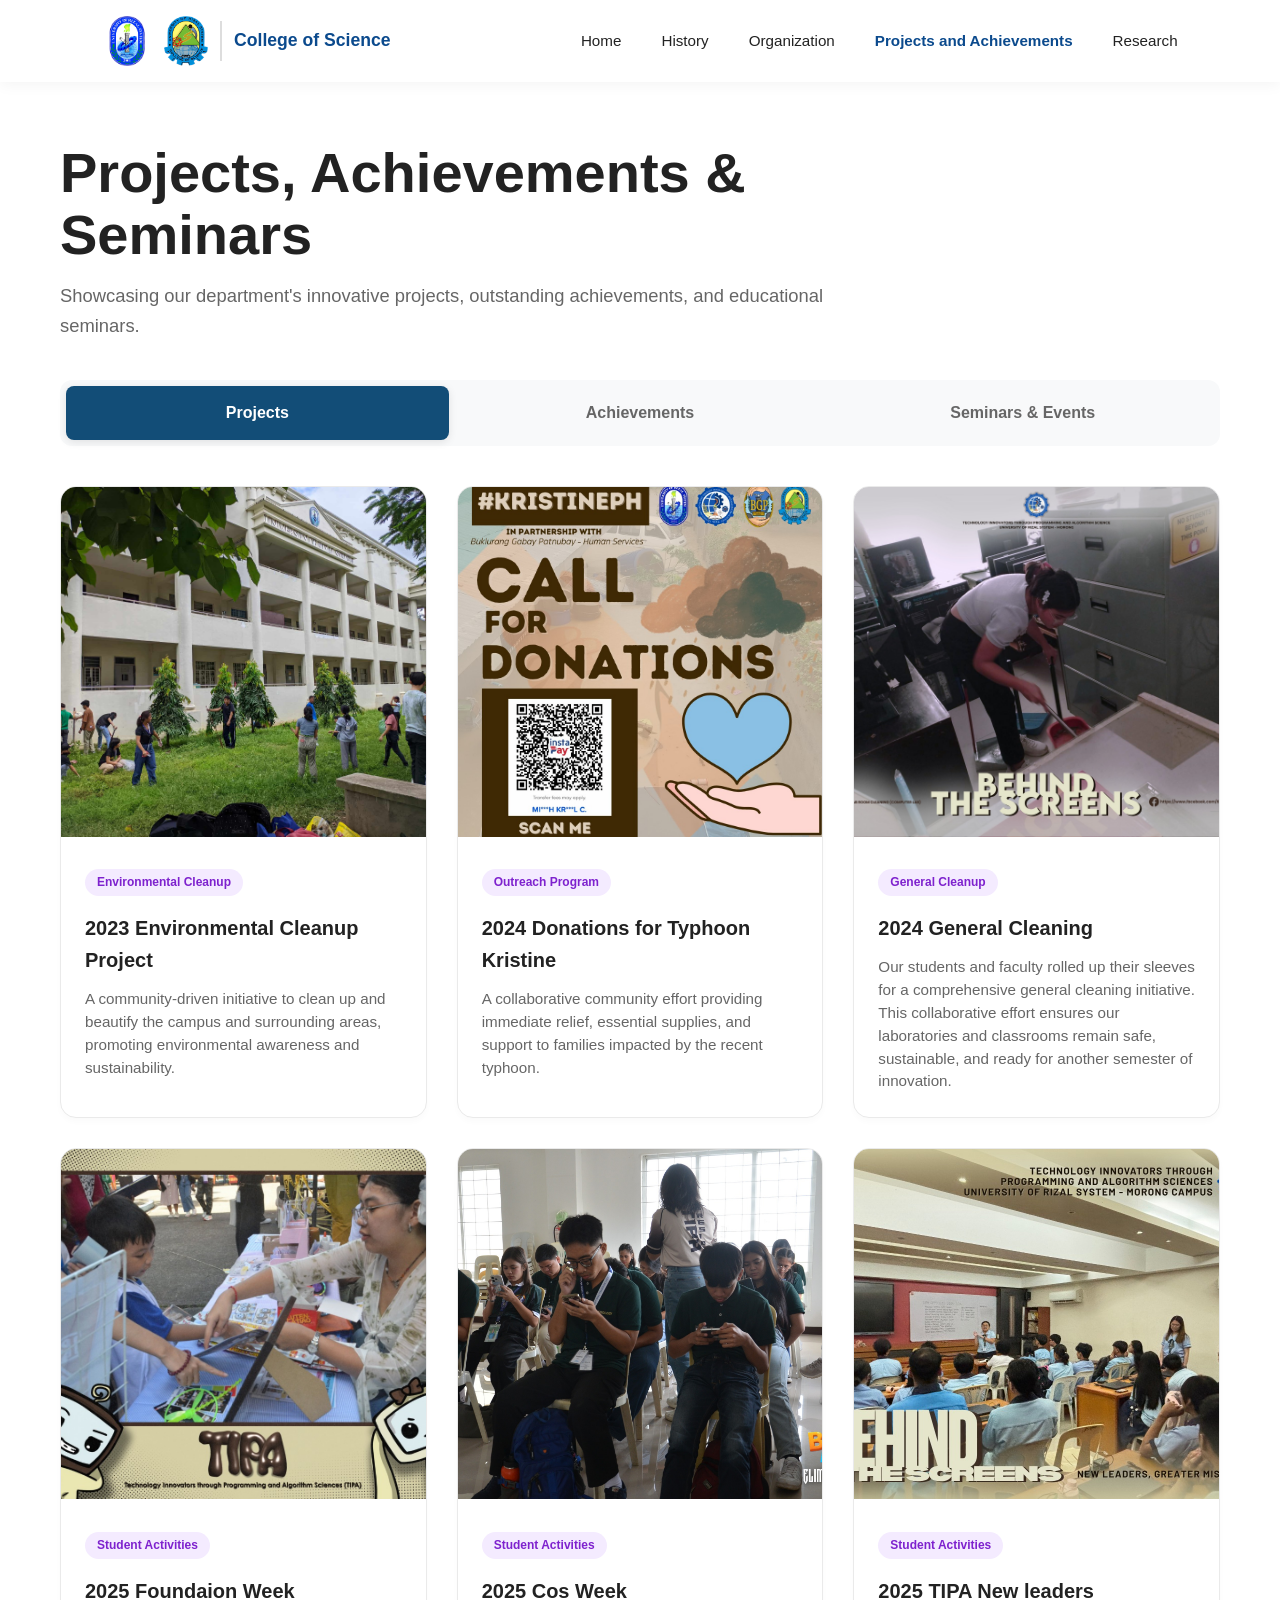
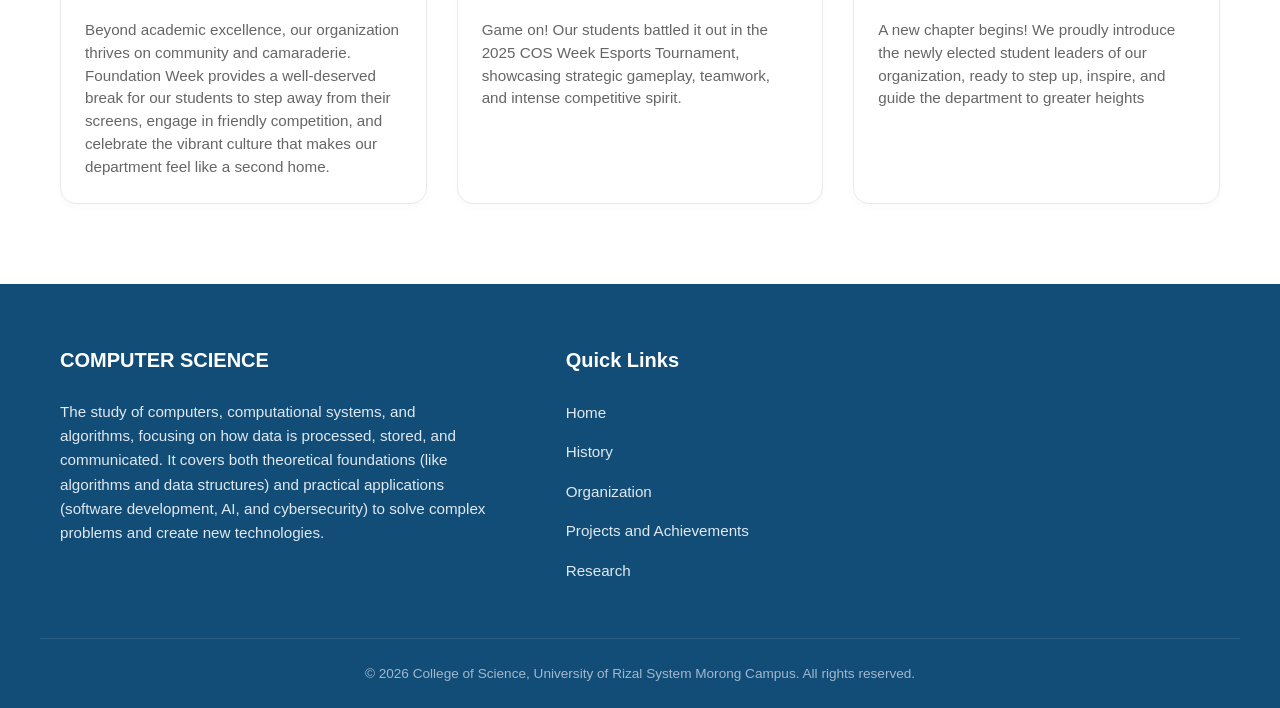
<file: src/projects and achievements/projects.html>
<!DOCTYPE html>
<html lang="en">
<head>
    <meta charset="UTF-8">
    <meta name="viewport" content="width=device-width, initial-scale=1.0">
    <title>Projects - CS Briefer</title>
    <link rel="stylesheet" href="styles.css">
</head>
<body>

    <header>
        <div class="brand-container">
            <div class="logo-group">
                <div class="header-logo-placeholder">
                    <img src="../../assets/PICTURE RESOURCES/LOGO/LOGO_URS.png" alt="URS Logo">
                </div>
                <div class="header-logo-placeholder">
                    <img src="../../assets/PICTURE RESOURCES/LOGO/Untitled design.png" alt="College of Science Logo">
                </div>
            </div>
            <div class="header-divider"></div>
            <div class="college-name">College of Science</div>
        </div>

        <button class="mobile-menu-toggle" aria-label="Toggle Navigation">
            <span></span>
            <span></span>
            <span></span>
        </button>

        <nav>
            <a href="../../index.html">Home</a>
            <a href="../history/history.html">History</a>
            <a href="../organization/organization.html">Organization</a>
            <a href="#" class="active">Projects and Achievements</a>
            <a href="../research/research.html">Research</a>
        </nav>
    </header>

    <main class="container">
        <section class="page-header">
            <h1>Projects, Achievements & Seminars</h1>
            <p>Showcasing our department's innovative projects, outstanding achievements, and educational seminars.</p>
        </section>

        <div class="tabs-container">
            <a href="projects.html" class="tab active">Projects</a>
            <a href="achievements.html" class="tab">Achievements</a>
            <a href="seminars.html" class="tab">Seminars & Events</a>
        </div>

        <section class="projects-grid">
            <div class="card">
                <img src="../../assets/PICTURE RESOURCES/PROJECTS_AND_ACHIEVEMENTS/2023/2023/2023_cos_environmental_cleanup.jpg" alt="COS Environmental Cleanup Project" class="card-image-p" width="300" height="200">
                <div class="card-content">
                    <span class="badge badge-purple">Environmental Cleanup</span>
                    <h3>2023 Environmental Cleanup Project</h3>
                    <p>A community-driven initiative to clean up and beautify the campus and surrounding areas, promoting environmental awareness and sustainability.</p>
                </div>
            </div>

            <div class="card">
                <img src="../../assets/PICTURE RESOURCES/PROJECTS_AND_ACHIEVEMENTS/2024/2024/2024_call_for_donations.jpg" alt="COS Environmental Cleanup Project" class="card-image-p">
                <div class="card-content">
                    <span class="badge badge-purple">Outreach Program</span>
                    <h3>2024 Donations for Typhoon Kristine</h3>
                    <p>A collaborative community effort providing immediate relief, essential supplies, and support to families impacted by the recent typhoon.</p>
                </div>
            </div>

            <div class="card">
                <img src="../../assets/PICTURE RESOURCES/PROJECTS_AND_ACHIEVEMENTS/2024/2024/2024_behind_the_screens_cleaning.jpg" alt="COS Environmental Cleanup Project" class="card-image-p">
                <div class="card-content">
                    <span class="badge badge-purple">General Cleanup</span>
                    <h3>2024 General Cleaning</h3>
                    <p>Our students and faculty rolled up their sleeves for a comprehensive general cleaning initiative. This collaborative effort ensures our laboratories and classrooms remain safe, sustainable, and ready for another semester of innovation.</p>
                </div>
            </div>

            <div class="card">
                <img src="../../assets/PICTURE RESOURCES/PROJECTS_AND_ACHIEVEMENTS/2025/2025/2025_foundation_week_success.jpg" alt="COS Environmental Cleanup Project" class="card-image-p">
                <div class="card-content">
                    <span class="badge badge-purple">Student Activities</span>
                    <h3>2025 Foundaion Week</h3>
                    <p>Beyond academic excellence, our organization thrives on community and camaraderie. Foundation Week provides a well-deserved break for our students to step away from their screens, engage in friendly competition, and celebrate the vibrant culture that makes our department feel like a second home.</p>
                </div>
            </div>


            <div class="card">
                <img src="../../assets/PICTURE RESOURCES/PROJECTS_AND_ACHIEVEMENTS/2025/2025/2025_block_blast_cos_esports_tournament.jpg" alt="COS Environmental Cleanup Project" class="card-image-p">
                <div class="card-content">
                    <span class="badge badge-purple">Student Activities</span>
                    <h3>2025 Cos Week</h3>
                    <p>Game on! Our students battled it out in the 2025 COS Week Esports Tournament, showcasing strategic gameplay, teamwork, and intense competitive spirit.</p>
                </div>
            </div>

            <div class="card">
                <img src="../../assets/PICTURE RESOURCES/PROJECTS_AND_ACHIEVEMENTS/2025/2025/2025_tipa_new_leaders_new_chapter.jpg(2).jpg" alt="COS Environmental Cleanup Project" class="card-image-p">
                <div class="card-content">
                    <span class="badge badge-purple">Student Activities</span>
                    <h3>2025 TIPA New leaders</h3>
                    <p>A new chapter begins! We proudly introduce the newly elected student leaders of our organization, ready to step up, inspire, and guide the department to greater heights</p>
                </div>
            </div>

            
           
                            
             
            
        </section>
    </main>

    <footer>
        <div class="footer-container">
            <div class="footer-col">
                <h3>COMPUTER SCIENCE</h3>
                <p>The study of computers, computational systems, and algorithms, focusing on how data is processed, stored, and communicated. It covers both theoretical foundations (like algorithms and data structures) and practical applications (software development, AI, and cybersecurity) to solve complex problems and create new technologies.</p>
            </div>
            <div class="footer-col">
                <h3>Quick Links</h3>
                <ul>
                    <li><a href="../../index.html">Home</a></li>
                    <li><a href="../history/history.html">History</a></li>
                    <li><a href="../organization/organization.html">Organization</a></li>
                    <li><a href="projects.html">Projects and Achievements</a></li>
                    <li><a href="../research/research.html">Research</a></li>
                </ul>
            </div>
            <div class="footer-col">
            </div>
        </div>
        <div class="footer-bottom">
            <p>&copy; 2026 College of Science, University of Rizal System Morong Campus. All rights reserved.</p>
        </div>
    </footer>

    <script>
        const mobileBtn = document.querySelector('.mobile-menu-toggle');
        const navMenu = document.querySelector('nav');

        mobileBtn.addEventListener('click', () => {
            navMenu.classList.toggle('active');
        });
    </script>
</body>
</html>
</file>
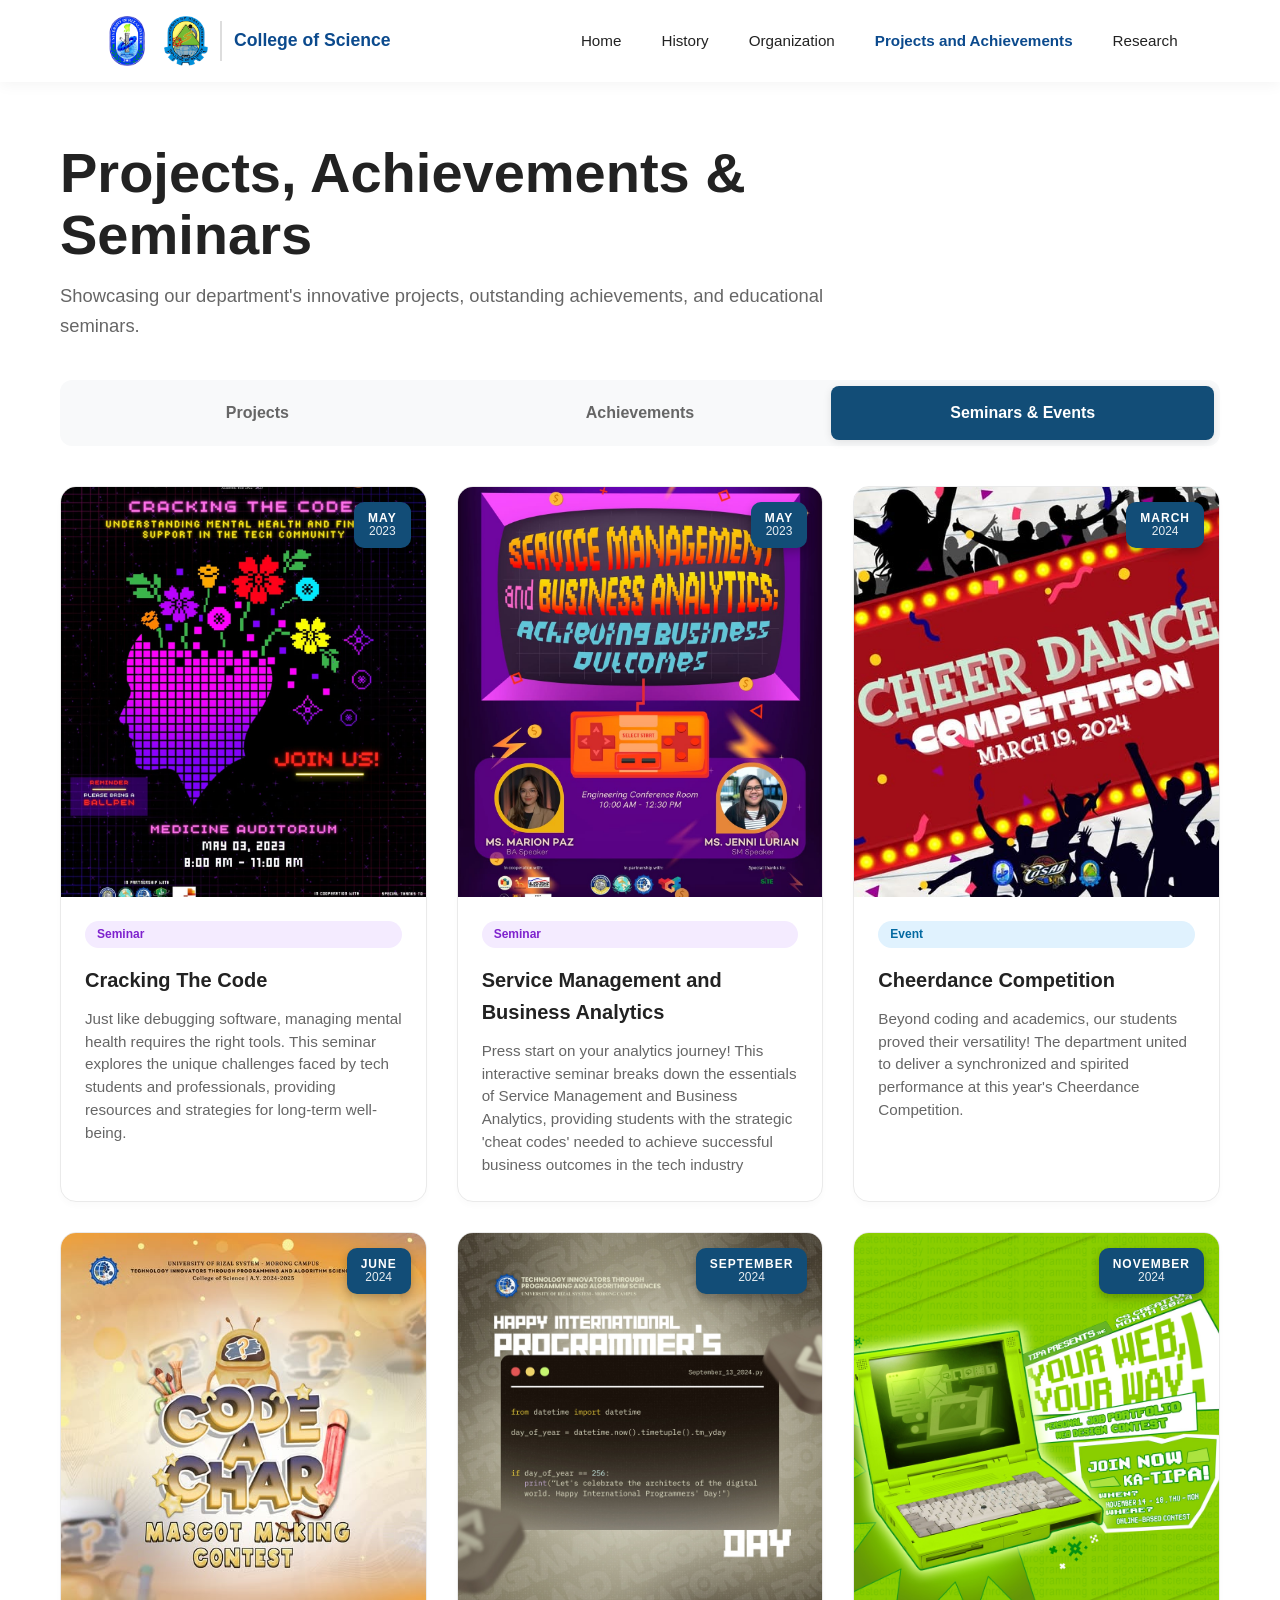
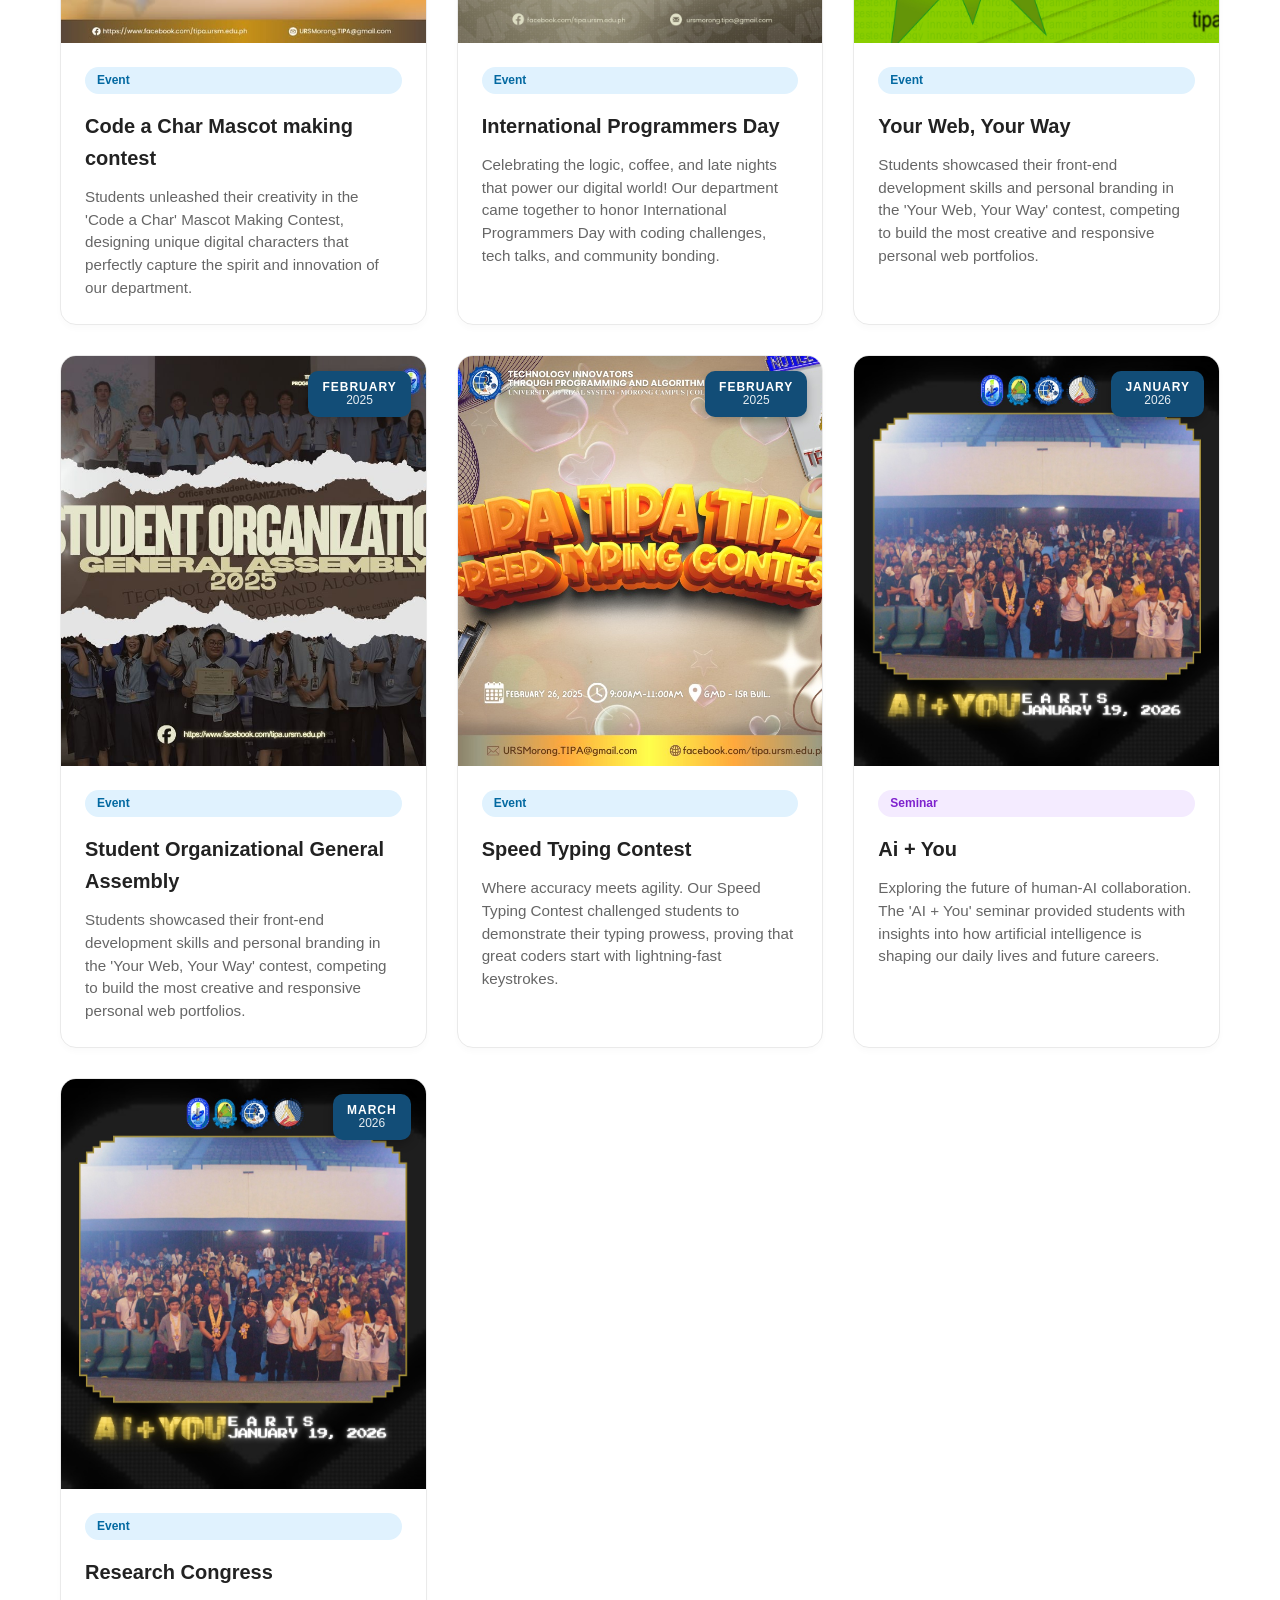
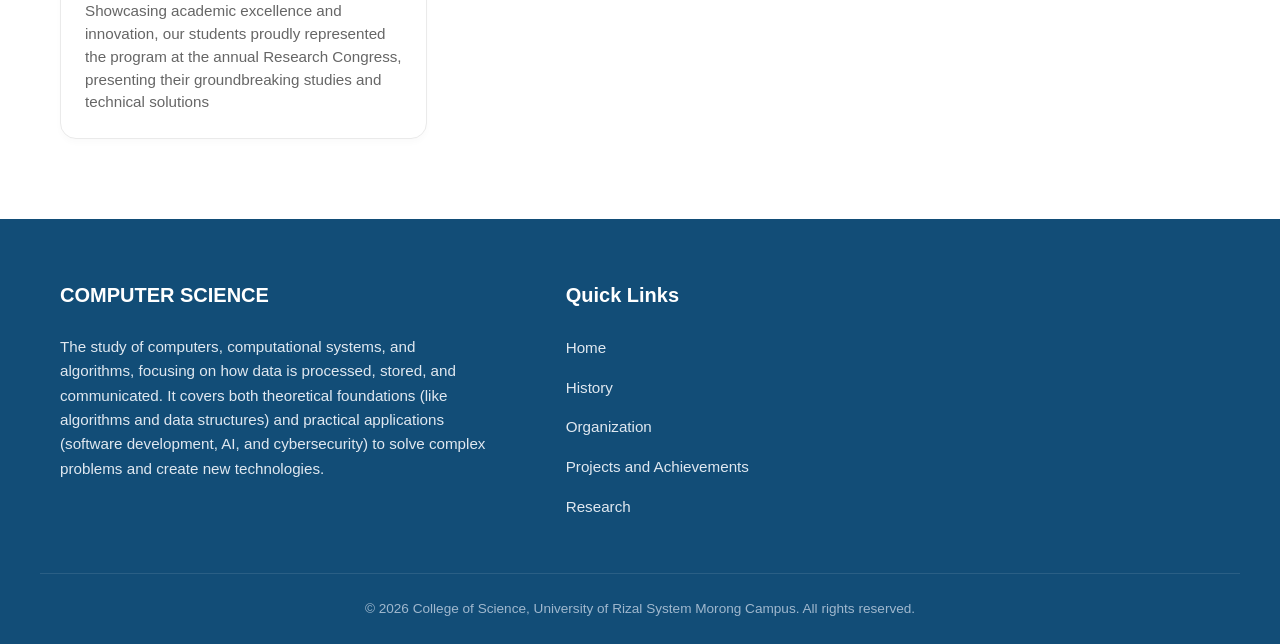
<file: src/projects and achievements/seminars.html>
<!DOCTYPE html>
<html lang="en">
<head>
    <meta charset="UTF-8">
    <meta name="viewport" content="width=device-width, initial-scale=1.0">
    <title>Seminars & Events - CS Briefer</title>
    <link rel="stylesheet" href="styles.css">
</head>
<body>

   <header>
        <div class="brand-container">
            <div class="logo-group">
                <div class="header-logo-placeholder">
                    <img src="../../assets/PICTURE RESOURCES/LOGO/LOGO_URS.png" alt="URS Logo">
                </div>
                <div class="header-logo-placeholder">
                    <img src="../../assets/PICTURE RESOURCES/LOGO/Untitled design.png" alt="College of Science Logo">
                </div>
            </div>
            <div class="header-divider"></div>
            <div class="college-name">College of Science</div>
        </div>

        <button class="mobile-menu-toggle" aria-label="Toggle Navigation">
            <span></span>
            <span></span>
            <span></span>
        </button>

        <nav>
            <a href="../../index.html">Home</a>
            <a href="../history/history.html">History</a>
            <a href="../organization/organization.html">Organization</a>
            <a href="#" class="active">Projects and Achievements</a>
            <a href="../research/research.html">Research</a>
        </nav>
    </header>

    <main class="container">
        <section class="page-header">
            <h1>Projects, Achievements & Seminars</h1>
            <p>Showcasing our department's innovative projects, outstanding achievements, and educational seminars.</p>
        </section>

        <div class="tabs-container">
            <a href="projects.html" class="tab">Projects</a>
            <a href="achievements.html" class="tab">Achievements</a>
            <a href="seminars.html" class="tab active">Seminars & Events</a>
        </div>

        <section class="seminars-list">
            
            <div class="seminar-card">
                <div class="seminar-image-container">
                    <img src="../../assets/PICTURE RESOURCES/PROJECTS_AND_ACHIEVEMENTS/2023/2023/2023_cracking_the_code_promotion.jpg" alt="Cracking The Code">
                    <div class="seminar-date-badge">
                        <span class="badge-month">May</span>
                        <span class="badge-year">2023</span>
                    </div>
                </div>
                <div class="seminar-content">
                    <span class="badge badge-purple">Seminar</span>
                    <h3>Cracking The Code</h3>
                    <p>Just like debugging software, managing mental health requires the right tools. This seminar explores the unique challenges faced by tech students and professionals, providing resources and strategies for long-term well-being.</p>
                </div>
            </div>

             <div class="seminar-card">
                <div class="seminar-image-container">
                    <img src="../../assets/PICTURE RESOURCES/PROJECTS_AND_ACHIEVEMENTS/2023/2023/2023_is_tracks_seminar.jpg" alt="Cracking The Code">
                    <div class="seminar-date-badge">
                        <span class="badge-month">May</span>
                        <span class="badge-year">2023</span>
                    </div>
                </div>
                <div class="seminar-content">
                    <span class="badge badge-purple">Seminar</span>
                    <h3>Service Management and Business Analytics</h3>
                    <p>Press start on your analytics journey! This interactive seminar breaks down the essentials of Service Management and Business Analytics, providing students with the strategic 'cheat codes' needed to achieve successful business outcomes in the tech industry</p>
                </div>
            </div>

            
             <div class="seminar-card">
                <div class="seminar-image-container">
                    <img src="../../assets/PICTURE RESOURCES/PROJECTS_AND_ACHIEVEMENTS/2024/2024/2024_cheer_dance_competition.jpg" alt="Cracking The Code">
                    <div class="seminar-date-badge">
                        <span class="badge-month">March</span>
                        <span class="badge-year">2024</span>
                    </div>
                </div>
                <div class="seminar-content">
                    <span class="badge badge-blue">Event</span>
                    <h3>Cheerdance Competition</h3>
                    <p>Beyond coding and academics, our students proved their versatility! The department united to deliver a synchronized and spirited performance at this year's Cheerdance Competition.</p>
                </div>
            </div>

            <div class="seminar-card">
                <div class="seminar-image-container">
                    <img src="../../assets/PICTURE RESOURCES/PROJECTS_AND_ACHIEVEMENTS/2024/2024/2024_code_a_char_registration.jpg" alt="Cracking The Code">
                    <div class="seminar-date-badge">
                        <span class="badge-month">June</span>
                        <span class="badge-year">2024</span>
                    </div>
                </div>
                <div class="seminar-content">
                    <span class="badge badge-blue">Event</span>
                    <h3>Code a Char Mascot making contest</h3>
                    <p>Students unleashed their creativity in the 'Code a Char' Mascot Making Contest, designing unique digital characters that perfectly capture the spirit and innovation of our department.</p>
                </div>
            </div>

            <div class="seminar-card">
                <div class="seminar-image-container">
                    <img src="../../assets/PICTURE RESOURCES/PROJECTS_AND_ACHIEVEMENTS/2024/2024/2024_international_programmers_day.jpg" alt="Cracking The Code">
                    <div class="seminar-date-badge">
                        <span class="badge-month">September</span>
                        <span class="badge-year">2024</span>
                    </div>
                </div>
                <div class="seminar-content">
                    <span class="badge badge-blue">Event</span>
                    <h3>International Programmers Day</h3>
                    <p>Celebrating the logic, coffee, and late nights that power our digital world! Our department came together to honor International Programmers Day with coding challenges, tech talks, and community bonding.</p>
                </div>
            </div>


            <div class="seminar-card">
                <div class="seminar-image-container">
                    <img src="../../assets/PICTURE RESOURCES/PROJECTS_AND_ACHIEVEMENTS/2024/2024/2024_your_web_your_way.jpg" alt="Cracking The Code">
                    <div class="seminar-date-badge">
                        <span class="badge-month">November</span>
                        <span class="badge-year">2024</span>
                    </div>
                </div>
                <div class="seminar-content">
                    <span class="badge badge-blue">Event</span>
                    <h3>Your Web, Your Way</h3>
                    <p>Students showcased their front-end development skills and personal branding in the 'Your Web, Your Way' contest, competing to build the most creative and responsive personal web portfolios.</p>
                </div>
            </div>

            <div class="seminar-card">
                <div class="seminar-image-container">
                    <img src="../../assets/PICTURE RESOURCES/PROJECTS_AND_ACHIEVEMENTS/2025/2025/2025_tipa_general_assembly_accreditation.jpg" alt="Cracking The Code">
                    <div class="seminar-date-badge">
                        <span class="badge-month">February</span>
                        <span class="badge-year">2025</span>
                    </div>
                </div>
                <div class="seminar-content">
                    <span class="badge badge-blue">Event</span>
                    <h3>Student Organizational General Assembly</h3>
                    <p>Students showcased their front-end development skills and personal branding in the 'Your Web, Your Way' contest, competing to build the most creative and responsive personal web portfolios.</p>
                </div>
            </div>


            <div class="seminar-card">
                <div class="seminar-image-container">
                    <img src="../../assets/PICTURE RESOURCES/PROJECTS_AND_ACHIEVEMENTS/2025/2025/2025_tipa_speed_typing_monkeytype.jpg" alt="Cracking The Code">
                    <div class="seminar-date-badge">
                        <span class="badge-month">February</span>
                        <span class="badge-year">2025</span>
                    </div>
                </div>
                <div class="seminar-content">
                    <span class="badge badge-blue">Event</span>
                    <h3>Speed Typing Contest</h3>
                    <p>Where accuracy meets agility. Our Speed Typing Contest challenged students to demonstrate their typing prowess, proving that great coders start with lightning-fast keystrokes.</p>
                </div>
            </div>

            <div class="seminar-card">
                <div class="seminar-image-container">
                    <img src="../../assets/PICTURE RESOURCES/PROJECTS_AND_ACHIEVEMENTS/2026/2026/2026_dict_calabarzon_ai_you_guest_speakers.jpg" alt="Cracking The Code">
                    <div class="seminar-date-badge">
                        <span class="badge-month">January</span>
                        <span class="badge-year">2026</span>
                    </div>
                </div>
                <div class="seminar-content">
                    <span class="badge badge-purple">Seminar</span>
                    <h3>Ai + You</h3>
                    <p>Exploring the future of human-AI collaboration. The 'AI + You' seminar provided students with insights into how artificial intelligence is shaping our daily lives and future careers.</p>
                </div>
            </div>

            <div class="seminar-card">
                <div class="seminar-image-container">
                    <img src="../../assets/PICTURE RESOURCES/PROJECTS_AND_ACHIEVEMENTS/2026/2026/2026_dict_calabarzon_ai_you_guest_speakers.jpg" alt="Cracking The Code">
                    <div class="seminar-date-badge">
                        <span class="badge-month">March</span>
                        <span class="badge-year">2026</span>
                    </div>
                </div>
                <div class="seminar-content">
                    <span class="badge badge-blue">Event</span>
                    <h3>Research Congress</h3>
                    <p>Showcasing academic excellence and innovation, our students proudly represented the program at the annual Research Congress, presenting their groundbreaking studies and technical solutions</p>
                </div>
            </div>


        </section>
    </main>

    <footer>
        <div class="footer-container">
            <div class="footer-col">
                <h3>COMPUTER SCIENCE</h3>
                <p>The study of computers, computational systems, and algorithms, focusing on how data is processed, stored, and communicated. It covers both theoretical foundations (like algorithms and data structures) and practical applications (software development, AI, and cybersecurity) to solve complex problems and create new technologies.</p>
            </div>
            <div class="footer-col">
                <h3>Quick Links</h3>
                <ul>
                    <li><a href="../../index.html">Home</a></li>
                    <li><a href="../history/history.html">History</a></li>
                    <li><a href="../organization/organization.html">Organization</a></li>
                    <li><a href="projects.html">Projects and Achievements</a></li>
                    <li><a href="../research/research.html">Research</a></li>
                </ul>
            </div>
        </div>
        <div class="footer-bottom">
            <p>&copy; 2026 College of Science, University of Rizal System Morong Campus. All rights reserved.</p>
        </div>
    </footer>

    <script>
        const mobileBtn = document.querySelector('.mobile-menu-toggle');
        const navMenu = document.querySelector('nav');

        mobileBtn.addEventListener('click', () => {
            navMenu.classList.toggle('active');
        });
    </script>
</body>
</html>
</file>
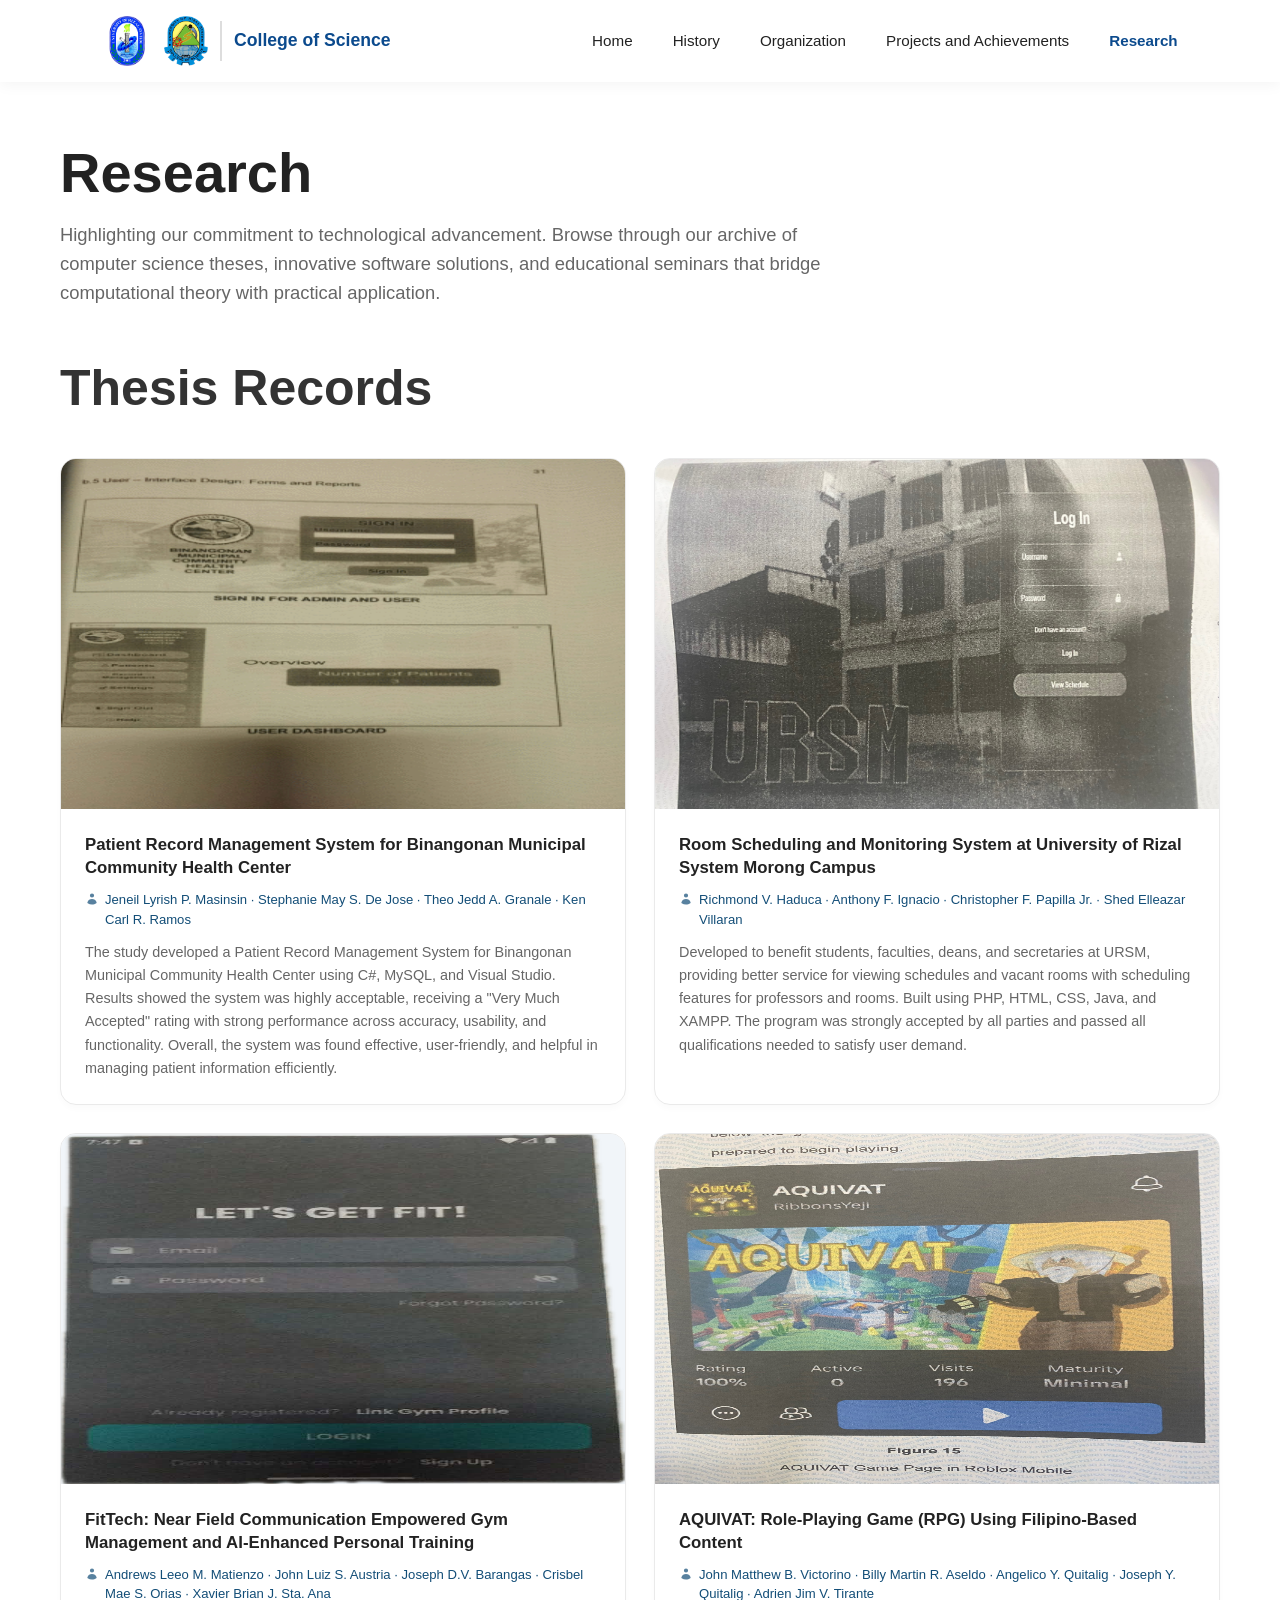
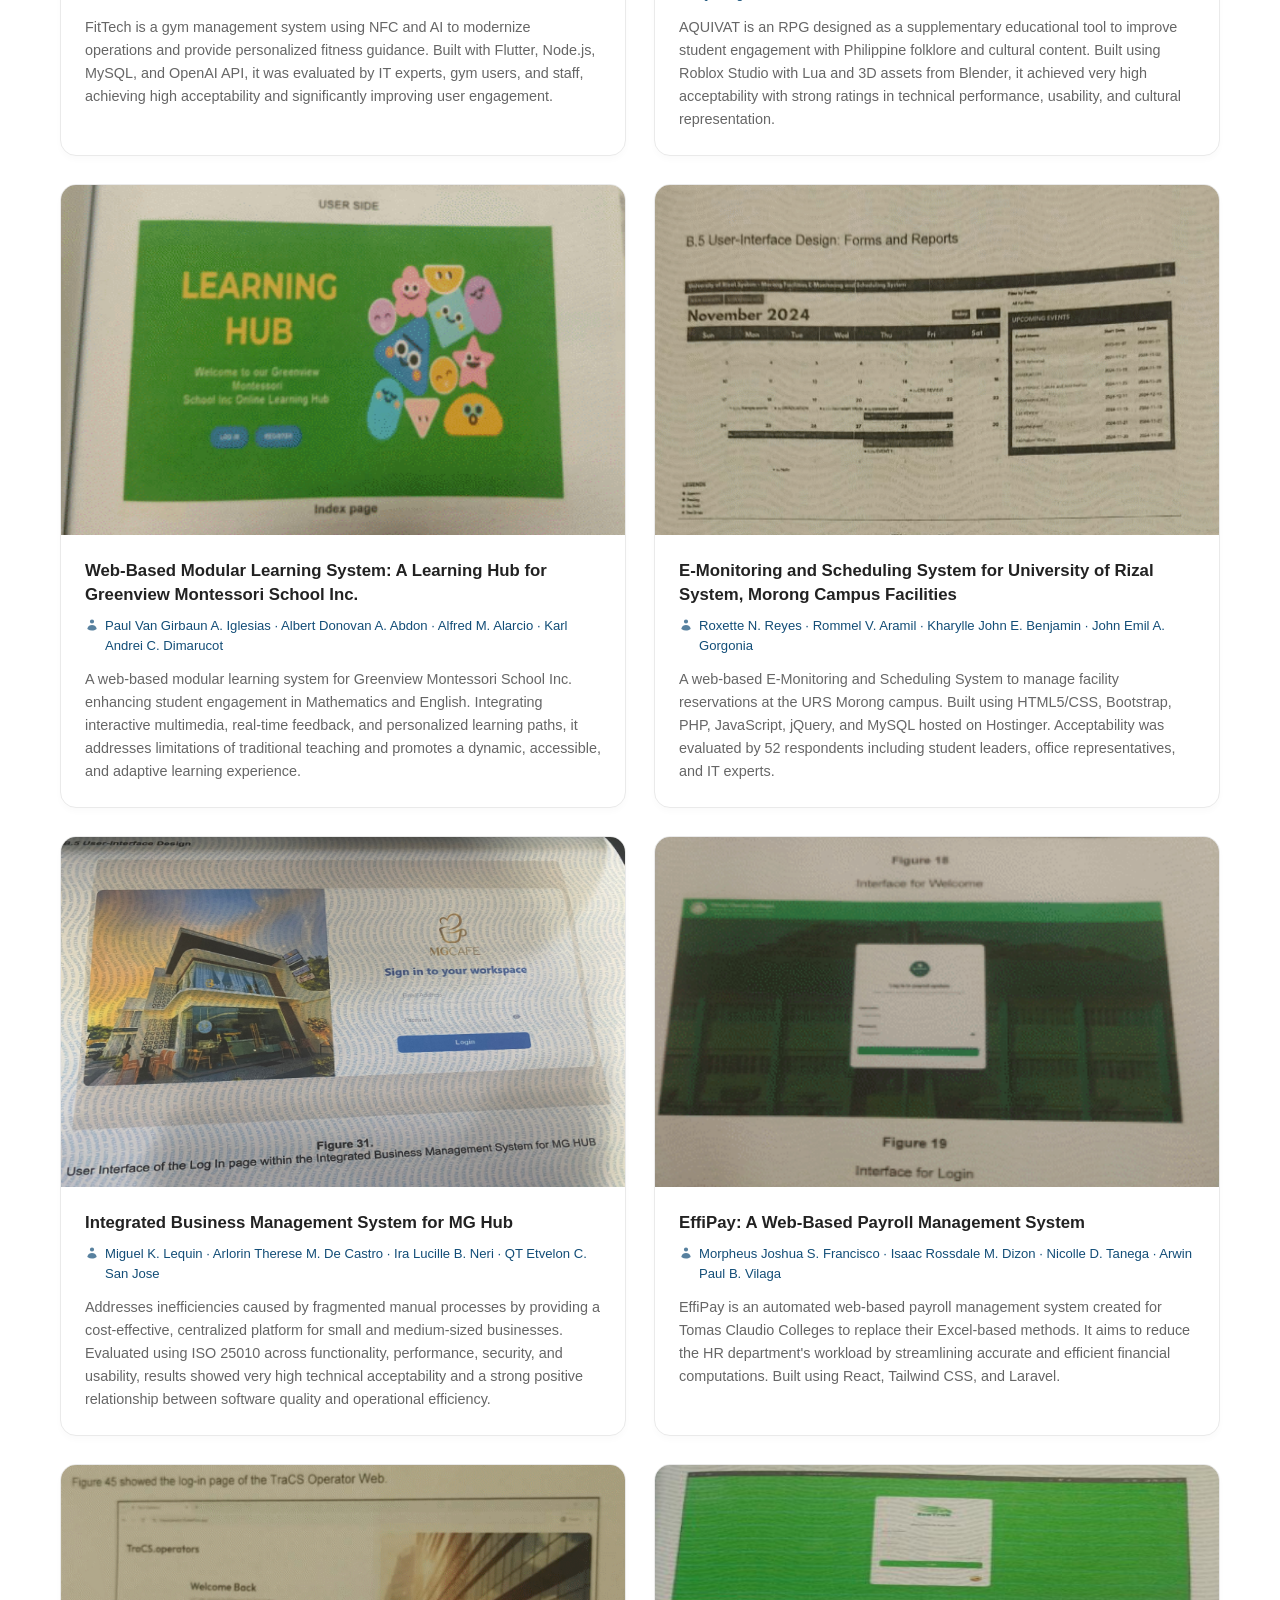
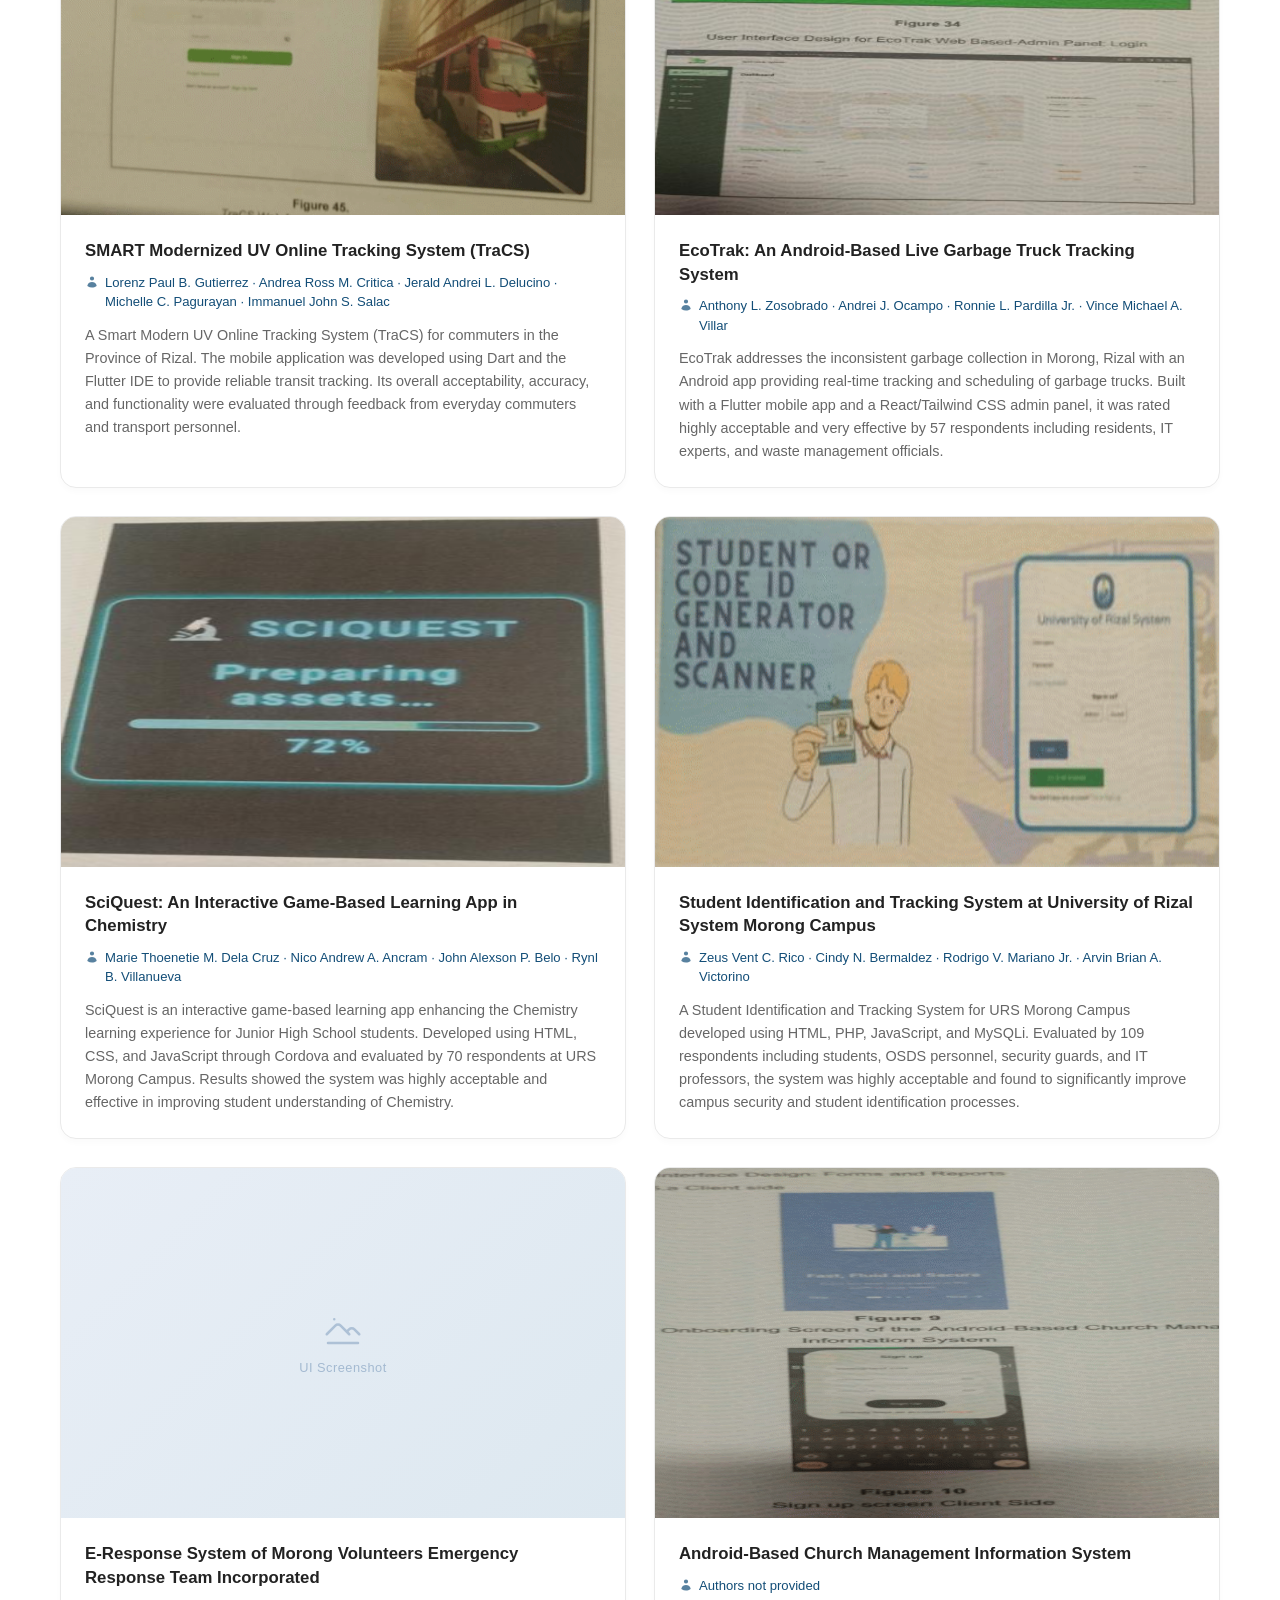
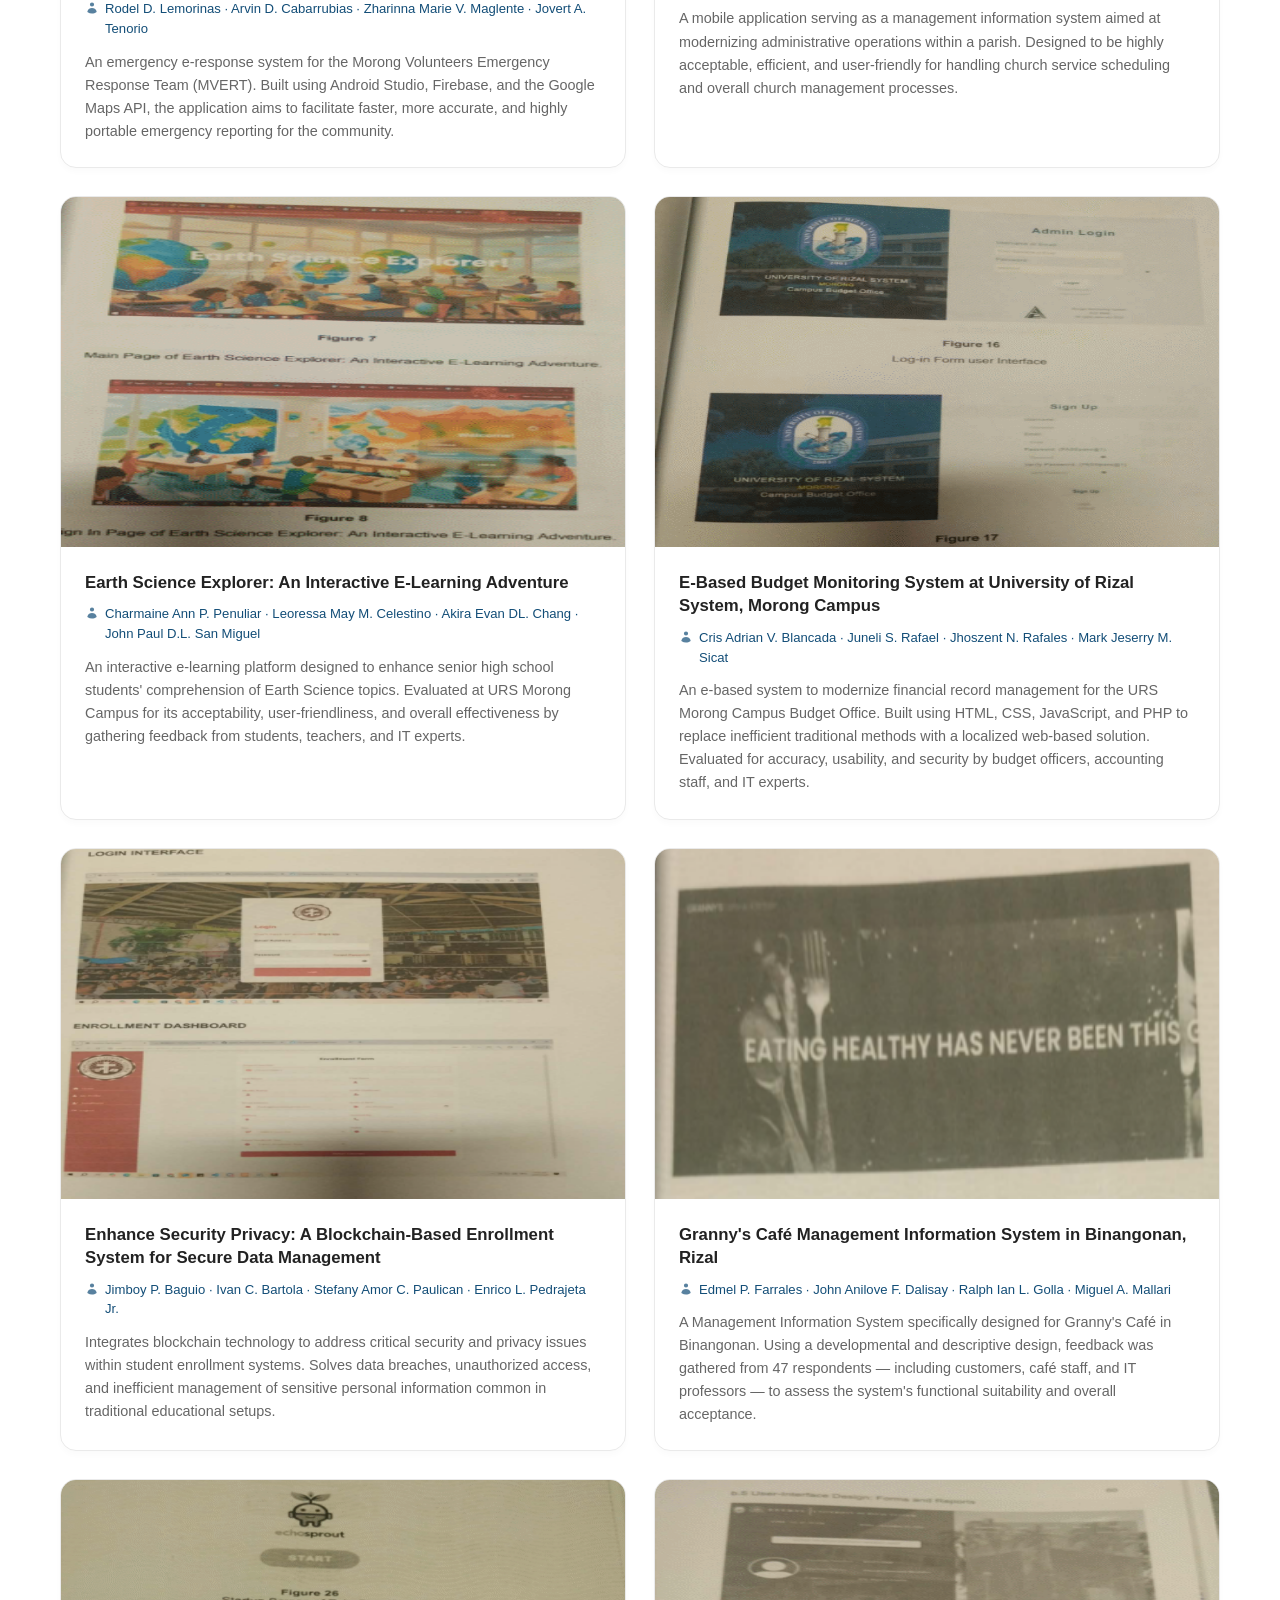
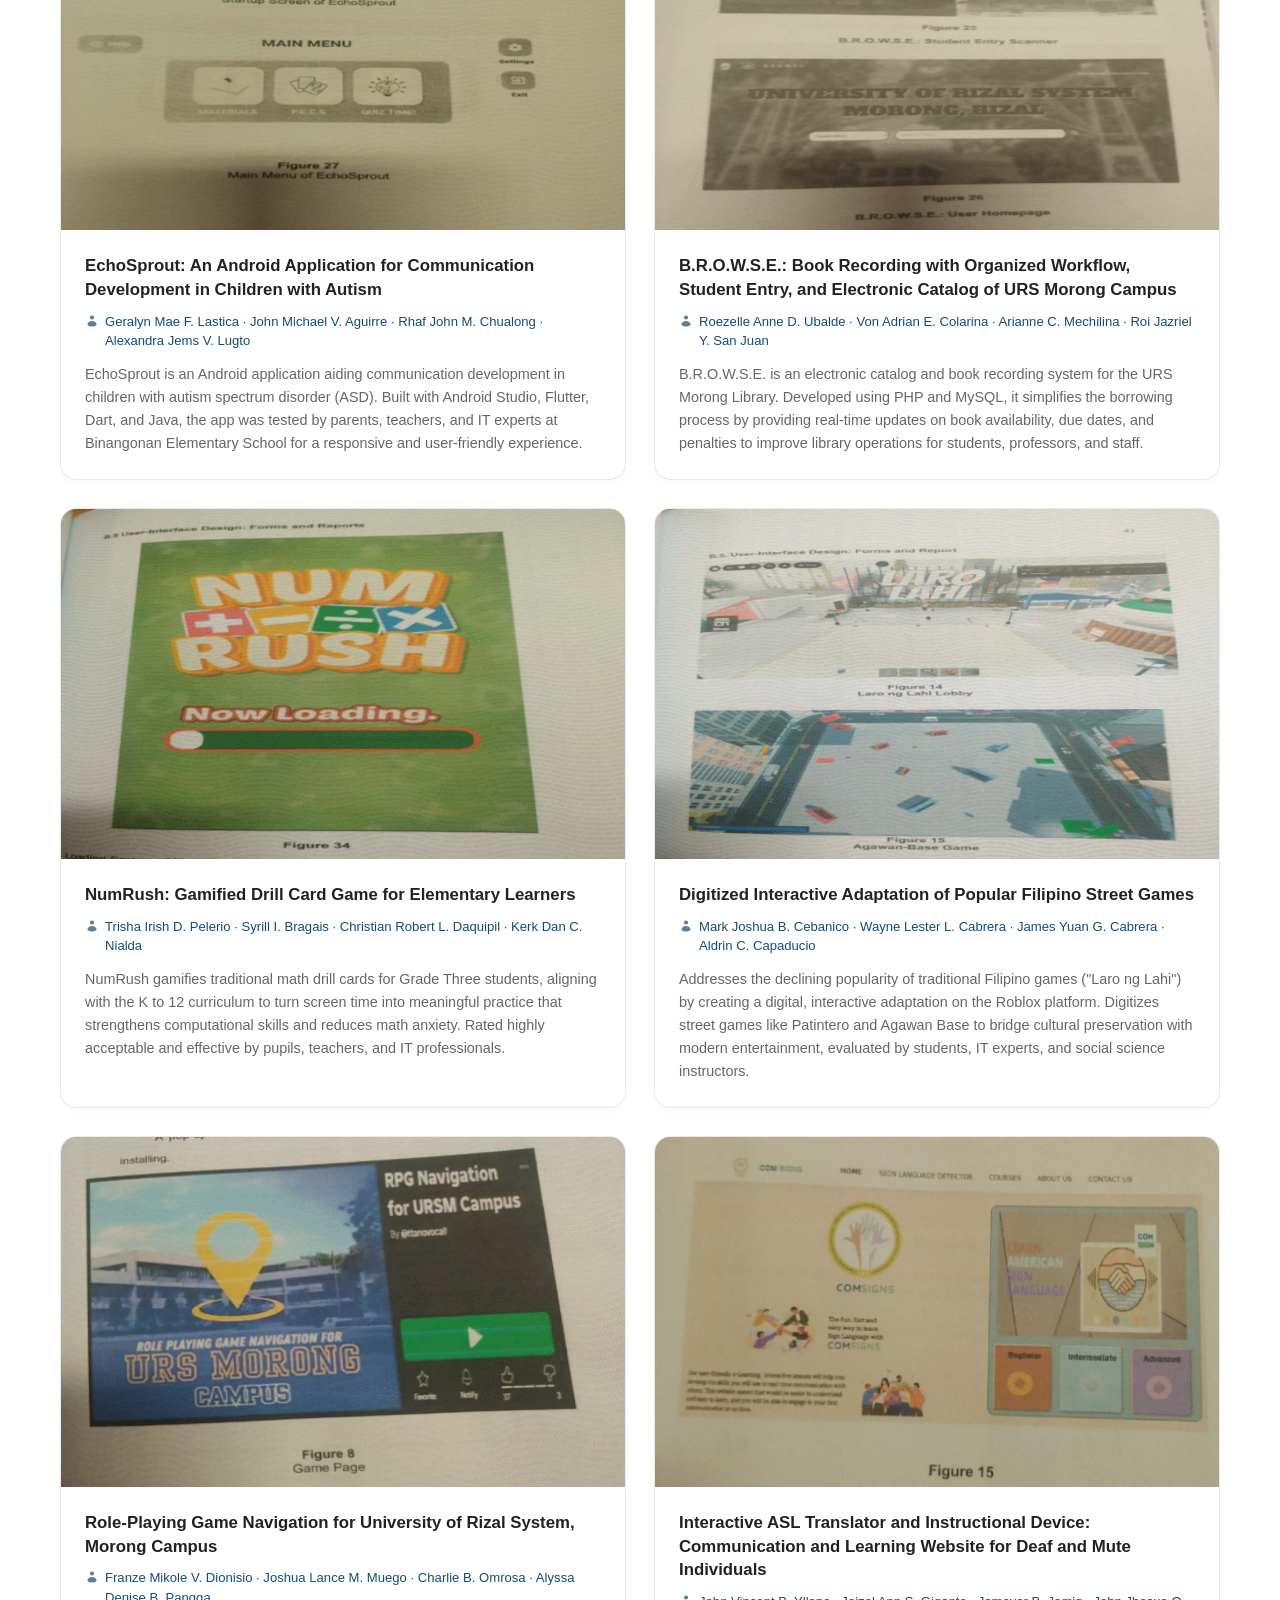
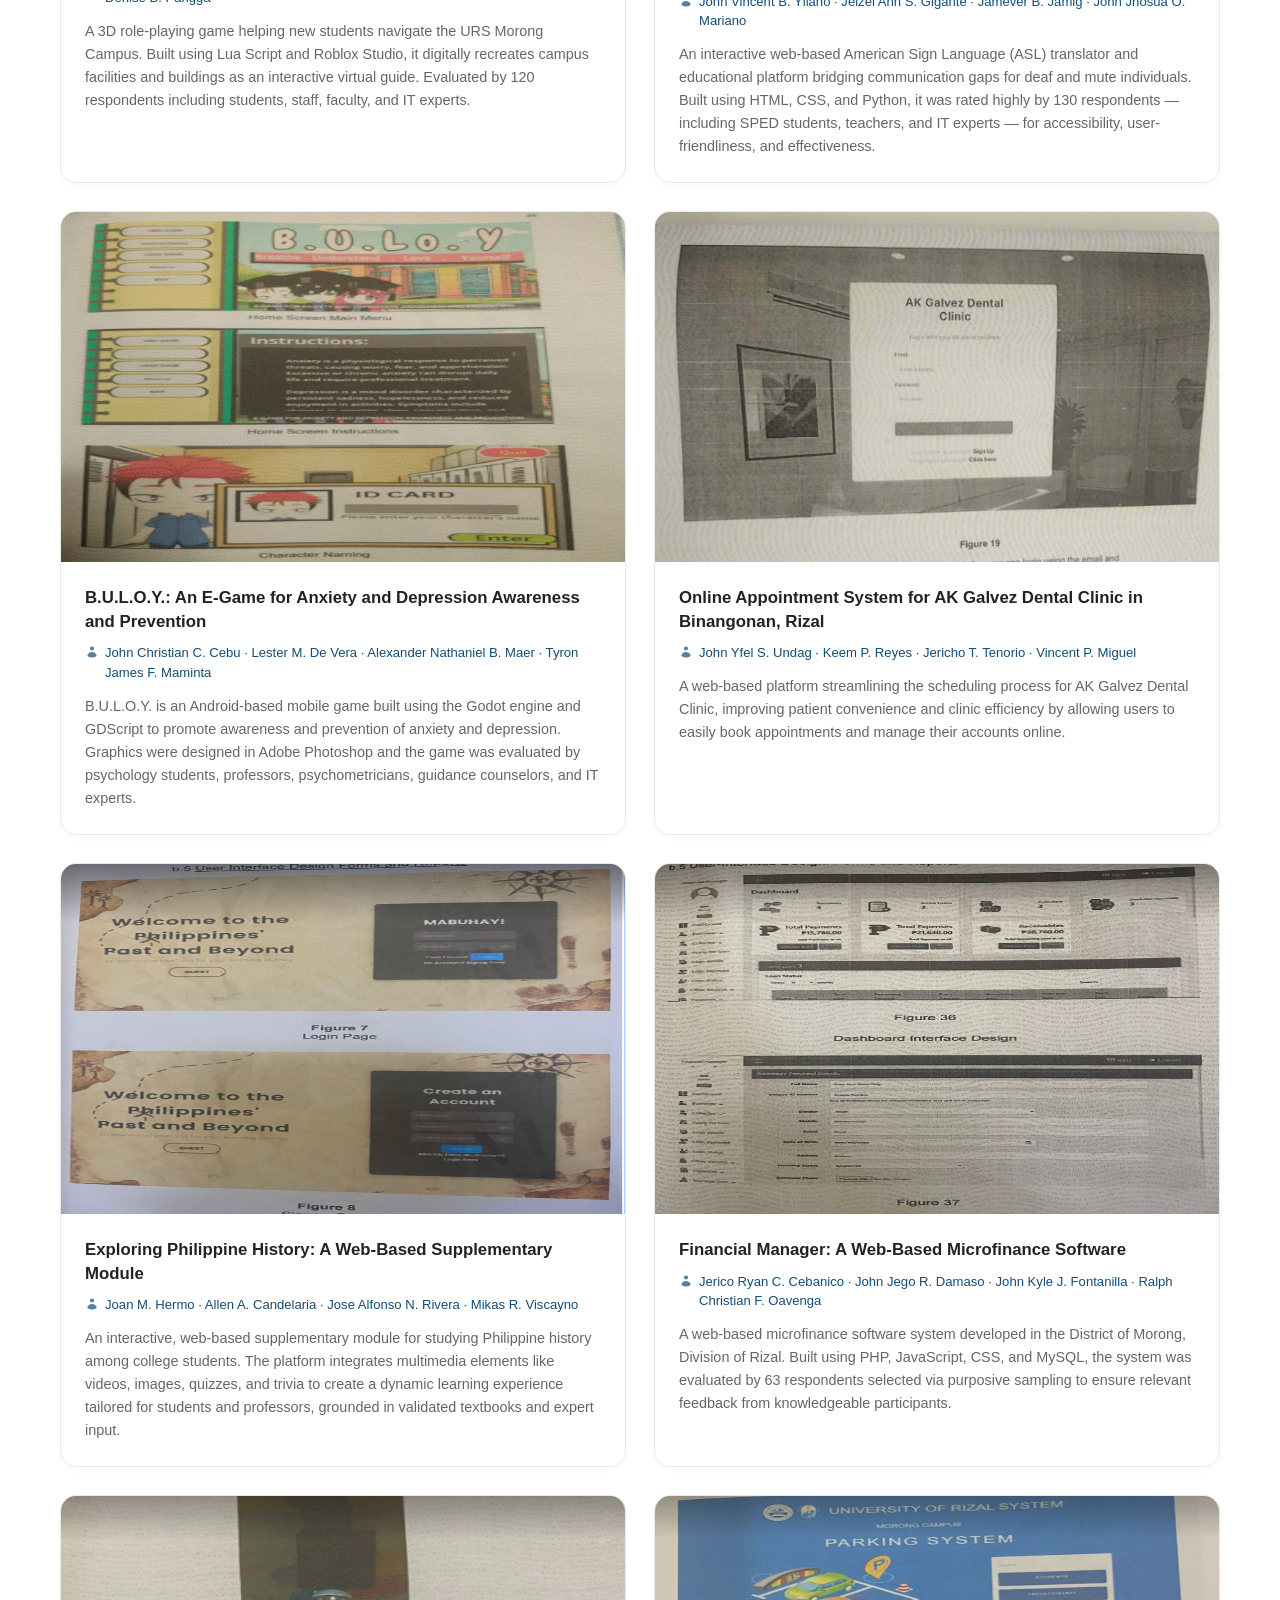
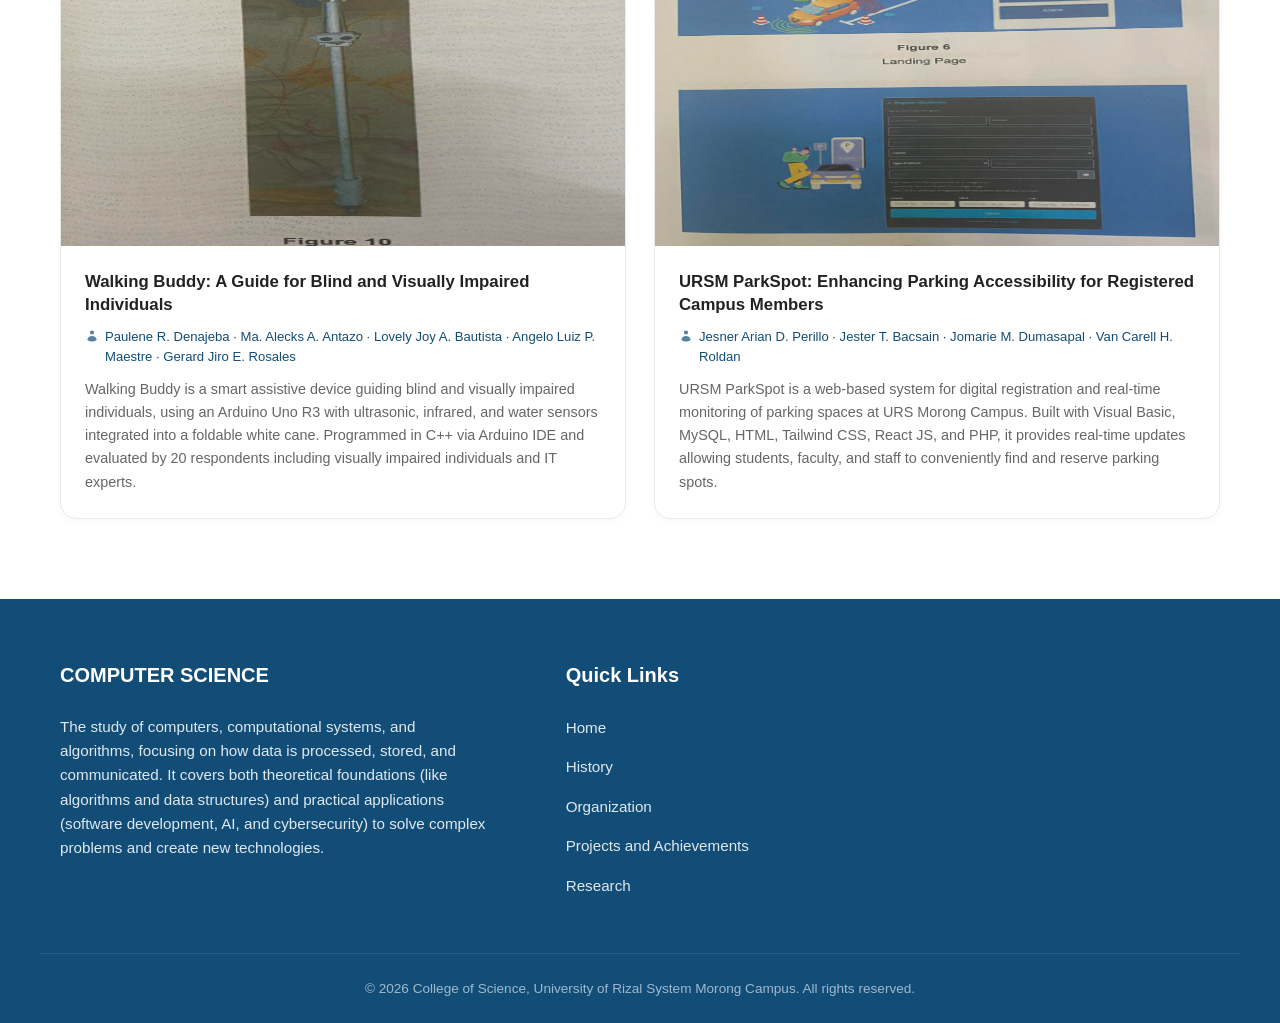
<file: src/research/research.html>
<!doctype html>
<html lang="en">
  <head>
    <meta charset="UTF-8" />
    <meta name="viewport" content="width=device-width, initial-scale=1.0" />
    <title>Thesis Records - CS Briefer</title>
    <link rel="stylesheet" href="style.css" />
  </head>
  <body>
    <header>
      <div class="brand-container">
        <div class="logo-group">
          <div class="header-logo-placeholder">
            <img
              src="../../assets/PICTURE RESOURCES/LOGO/LOGO_URS.png"
              alt="URS Logo"
            />
          </div>
          <div class="header-logo-placeholder">
            <img
              src="../../assets/PICTURE RESOURCES/LOGO/Untitled design.png"
              alt="College of Science Logo"
            />
          </div>
        </div>
        <div class="header-divider"></div>
        <div class="college-name">College of Science</div>
      </div>

      <button class="mobile-menu-toggle" aria-label="Toggle Navigation">
        <span></span>
        <span></span>
        <span></span>
      </button>

      <nav>
        <a href="../../index.html">Home</a>
        <a href="../history/history.html">History</a>
        <a href="../organization/organization.html">Organization</a>
        <a href="../projects and achievements/projects.html"
          >Projects and Achievements</a
        >
        <a href="#" class="active">Research</a>
      </nav>
    </header>

    <main class="container">
      <section class="page-header">
        <h1>Research</h1>
        <p>
          Highlighting our commitment to technological advancement. Browse
          through our archive of computer science theses, innovative software
          solutions, and educational seminars that bridge computational theory
          with practical application.
        </p>
      </section>

      <h2 class="section-title left-align-title" style="margin-top: 0">
        Thesis Records
      </h2>

      <section class="thesis-grid">
        <!-- 1 -->
        <div class="thesis-card">
          <div class="thesis-ui-image">
            <img
              src="../../assets/PICTURE RESOURCES/THESIS UI/patient_record.gif"
              alt=""
            />
          </div>
          <div class="thesis-content">
            <h3>
              Patient Record Management System for Binangonan Municipal
              Community Health Center
            </h3>
            <div class="thesis-authors">
              <svg
                xmlns="http://www.w3.org/2000/svg"
                viewBox="0 0 20 20"
                fill="currentColor"
                width="14"
                height="14"
              >
                <path
                  d="M10 8a3 3 0 100-6 3 3 0 000 6zM3.465 14.493a1.23 1.23 0 00.41 1.412A9.957 9.957 0 0010 18c2.31 0 4.438-.784 6.131-2.1.43-.333.604-.903.408-1.41a7.002 7.002 0 00-13.074.003z"
                />
              </svg>
              Jeneil Lyrish P. Masinsin · Stephanie May S. De Jose · Theo Jedd
              A. Granale · Ken Carl R. Ramos
            </div>
            <p class="thesis-summary">
              The study developed a Patient Record Management System for
              Binangonan Municipal Community Health Center using C#, MySQL, and
              Visual Studio. Results showed the system was highly acceptable,
              receiving a "Very Much Accepted" rating with strong performance
              across accuracy, usability, and functionality. Overall, the system
              was found effective, user-friendly, and helpful in managing
              patient information efficiently.
            </p>
          </div>
        </div>

        <!-- 2 -->
        <div class="thesis-card">
          <div class="thesis-ui-image">
            <img
              src="../../assets/PICTURE RESOURCES/THESIS UI/room_monitoring.jpg"
              alt=""
            />
          </div>
          <div class="thesis-content">
            <h3>
              Room Scheduling and Monitoring System at University of Rizal
              System Morong Campus
            </h3>
            <div class="thesis-authors">
              <svg
                xmlns="http://www.w3.org/2000/svg"
                viewBox="0 0 20 20"
                fill="currentColor"
                width="14"
                height="14"
              >
                <path
                  d="M10 8a3 3 0 100-6 3 3 0 000 6zM3.465 14.493a1.23 1.23 0 00.41 1.412A9.957 9.957 0 0010 18c2.31 0 4.438-.784 6.131-2.1.43-.333.604-.903.408-1.41a7.002 7.002 0 00-13.074.003z"
                />
              </svg>
              Richmond V. Haduca · Anthony F. Ignacio · Christopher F. Papilla
              Jr. · Shed Elleazar Villaran
            </div>
            <p class="thesis-summary">
              Developed to benefit students, faculties, deans, and secretaries
              at URSM, providing better service for viewing schedules and vacant
              rooms with scheduling features for professors and rooms. Built
              using PHP, HTML, CSS, Java, and XAMPP. The program was strongly
              accepted by all parties and passed all qualifications needed to
              satisfy user demand.
            </p>
          </div>
        </div>

        <!-- 3 -->
        <div class="thesis-card">
          <div class="thesis-ui-image">
            <img
              src="../../assets/PICTURE RESOURCES/THESIS UI/fittech.png"
              alt=""
            />
          </div>
          <div class="thesis-content">
            <h3>
              FitTech: Near Field Communication Empowered Gym Management and
              AI-Enhanced Personal Training
            </h3>
            <div class="thesis-authors">
              <svg
                xmlns="http://www.w3.org/2000/svg"
                viewBox="0 0 20 20"
                fill="currentColor"
                width="14"
                height="14"
              >
                <path
                  d="M10 8a3 3 0 100-6 3 3 0 000 6zM3.465 14.493a1.23 1.23 0 00.41 1.412A9.957 9.957 0 0010 18c2.31 0 4.438-.784 6.131-2.1.43-.333.604-.903.408-1.41a7.002 7.002 0 00-13.074.003z"
                />
              </svg>
              Andrews Leeo M. Matienzo · John Luiz S. Austria · Joseph D.V.
              Barangas · Crisbel Mae S. Orias · Xavier Brian J. Sta. Ana
            </div>
            <p class="thesis-summary">
              FitTech is a gym management system using NFC and AI to modernize
              operations and provide personalized fitness guidance. Built with
              Flutter, Node.js, MySQL, and OpenAI API, it was evaluated by IT
              experts, gym users, and staff, achieving high acceptability and
              significantly improving user engagement.
            </p>
          </div>
        </div>

        <!-- 4 -->
        <div class="thesis-card">
          <div class="thesis-ui-image">
            <img
              src="../../assets/PICTURE RESOURCES/THESIS UI/aquivat.jpg"
              alt=""
            />
          </div>
          <div class="thesis-content">
            <h3>
              AQUIVAT: Role-Playing Game (RPG) Using Filipino-Based Content
            </h3>
            <div class="thesis-authors">
              <svg
                xmlns="http://www.w3.org/2000/svg"
                viewBox="0 0 20 20"
                fill="currentColor"
                width="14"
                height="14"
              >
                <path
                  d="M10 8a3 3 0 100-6 3 3 0 000 6zM3.465 14.493a1.23 1.23 0 00.41 1.412A9.957 9.957 0 0010 18c2.31 0 4.438-.784 6.131-2.1.43-.333.604-.903.408-1.41a7.002 7.002 0 00-13.074.003z"
                />
              </svg>
              John Matthew B. Victorino · Billy Martin R. Aseldo · Angelico Y.
              Quitalig · Joseph Y. Quitalig · Adrien Jim V. Tirante
            </div>
            <p class="thesis-summary">
              AQUIVAT is an RPG designed as a supplementary educational tool to
              improve student engagement with Philippine folklore and cultural
              content. Built using Roblox Studio with Lua and 3D assets from
              Blender, it achieved very high acceptability with strong ratings
              in technical performance, usability, and cultural representation.
            </p>
          </div>
        </div>

        <!-- 5 -->
        <div class="thesis-card">
          <div class="thesis-ui-image">
            <img
              src="../../assets/PICTURE RESOURCES/THESIS UI/learning_hub.gif"
              alt=""
            />
          </div>
          <div class="thesis-content">
            <h3>
              Web-Based Modular Learning System: A Learning Hub for Greenview
              Montessori School Inc.
            </h3>
            <div class="thesis-authors">
              <svg
                xmlns="http://www.w3.org/2000/svg"
                viewBox="0 0 20 20"
                fill="currentColor"
                width="14"
                height="14"
              >
                <path
                  d="M10 8a3 3 0 100-6 3 3 0 000 6zM3.465 14.493a1.23 1.23 0 00.41 1.412A9.957 9.957 0 0010 18c2.31 0 4.438-.784 6.131-2.1.43-.333.604-.903.408-1.41a7.002 7.002 0 00-13.074.003z"
                />
              </svg>
              Paul Van Girbaun A. Iglesias · Albert Donovan A. Abdon · Alfred M.
              Alarcio · Karl Andrei C. Dimarucot
            </div>
            <p class="thesis-summary">
              A web-based modular learning system for Greenview Montessori
              School Inc. enhancing student engagement in Mathematics and
              English. Integrating interactive multimedia, real-time feedback,
              and personalized learning paths, it addresses limitations of
              traditional teaching and promotes a dynamic, accessible, and
              adaptive learning experience.
            </p>
          </div>
        </div>

        <!-- 6 -->
        <div class="thesis-card">
          <div class="thesis-ui-image">
            <img
              src="../../assets/PICTURE RESOURCES/THESIS UI/E-monitoring.gif"
              alt=""
            />
          </div>
          <div class="thesis-content">
            <h3>
              E-Monitoring and Scheduling System for University of Rizal System,
              Morong Campus Facilities
            </h3>
            <div class="thesis-authors">
              <svg
                xmlns="http://www.w3.org/2000/svg"
                viewBox="0 0 20 20"
                fill="currentColor"
                width="14"
                height="14"
              >
                <path
                  d="M10 8a3 3 0 100-6 3 3 0 000 6zM3.465 14.493a1.23 1.23 0 00.41 1.412A9.957 9.957 0 0010 18c2.31 0 4.438-.784 6.131-2.1.43-.333.604-.903.408-1.41a7.002 7.002 0 00-13.074.003z"
                />
              </svg>
              Roxette N. Reyes · Rommel V. Aramil · Kharylle John E. Benjamin ·
              John Emil A. Gorgonia
            </div>
            <p class="thesis-summary">
              A web-based E-Monitoring and Scheduling System to manage facility
              reservations at the URS Morong campus. Built using HTML5/CSS,
              Bootstrap, PHP, JavaScript, jQuery, and MySQL hosted on Hostinger.
              Acceptability was evaluated by 52 respondents including student
              leaders, office representatives, and IT experts.
            </p>
          </div>
        </div>

        <!-- 7 -->
        <div class="thesis-card">
          <div class="thesis-ui-image">
            <img
              src="../../assets/PICTURE RESOURCES/THESIS UI/mg_hub.jpg"
              alt=""
            />
          </div>
          <div class="thesis-content">
            <h3>Integrated Business Management System for MG Hub</h3>
            <div class="thesis-authors">
              <svg
                xmlns="http://www.w3.org/2000/svg"
                viewBox="0 0 20 20"
                fill="currentColor"
                width="14"
                height="14"
              >
                <path
                  d="M10 8a3 3 0 100-6 3 3 0 000 6zM3.465 14.493a1.23 1.23 0 00.41 1.412A9.957 9.957 0 0010 18c2.31 0 4.438-.784 6.131-2.1.43-.333.604-.903.408-1.41a7.002 7.002 0 00-13.074.003z"
                />
              </svg>
              Miguel K. Lequin · Arlorin Therese M. De Castro · Ira Lucille B.
              Neri · QT Etvelon C. San Jose
            </div>
            <p class="thesis-summary">
              Addresses inefficiencies caused by fragmented manual processes by
              providing a cost-effective, centralized platform for small and
              medium-sized businesses. Evaluated using ISO 25010 across
              functionality, performance, security, and usability, results
              showed very high technical acceptability and a strong positive
              relationship between software quality and operational efficiency.
            </p>
          </div>
        </div>

        <!-- 8 -->
        <div class="thesis-card">
          <div class="thesis-ui-image">
            <img
              style="object-fit: cover"
              src="../../assets/PICTURE RESOURCES/THESIS UI/effipay.gif"
              alt=""
            />
          </div>
          <div class="thesis-content">
            <h3>EffiPay: A Web-Based Payroll Management System</h3>
            <div class="thesis-authors">
              <svg
                xmlns="http://www.w3.org/2000/svg"
                viewBox="0 0 20 20"
                fill="currentColor"
                width="14"
                height="14"
              >
                <path
                  d="M10 8a3 3 0 100-6 3 3 0 000 6zM3.465 14.493a1.23 1.23 0 00.41 1.412A9.957 9.957 0 0010 18c2.31 0 4.438-.784 6.131-2.1.43-.333.604-.903.408-1.41a7.002 7.002 0 00-13.074.003z"
                />
              </svg>
              Morpheus Joshua S. Francisco · Isaac Rossdale M. Dizon · Nicolle
              D. Tanega · Arwin Paul B. Vilaga
            </div>
            <p class="thesis-summary">
              EffiPay is an automated web-based payroll management system
              created for Tomas Claudio Colleges to replace their Excel-based
              methods. It aims to reduce the HR department's workload by
              streamlining accurate and efficient financial computations. Built
              using React, Tailwind CSS, and Laravel.
            </p>
          </div>
        </div>

        <!-- 9 -->
        <div class="thesis-card">
          <div class="thesis-ui-image">
            <img
              src="../../assets/PICTURE RESOURCES/THESIS UI/tracs.gif"
              alt=""
            />
          </div>
          <div class="thesis-content">
            <h3>SMART Modernized UV Online Tracking System (TraCS)</h3>
            <div class="thesis-authors">
              <svg
                xmlns="http://www.w3.org/2000/svg"
                viewBox="0 0 20 20"
                fill="currentColor"
                width="14"
                height="14"
              >
                <path
                  d="M10 8a3 3 0 100-6 3 3 0 000 6zM3.465 14.493a1.23 1.23 0 00.41 1.412A9.957 9.957 0 0010 18c2.31 0 4.438-.784 6.131-2.1.43-.333.604-.903.408-1.41a7.002 7.002 0 00-13.074.003z"
                />
              </svg>
              Lorenz Paul B. Gutierrez · Andrea Ross M. Critica · Jerald Andrei
              L. Delucino · Michelle C. Pagurayan · Immanuel John S. Salac
            </div>
            <p class="thesis-summary">
              A Smart Modern UV Online Tracking System (TraCS) for commuters in
              the Province of Rizal. The mobile application was developed using
              Dart and the Flutter IDE to provide reliable transit tracking. Its
              overall acceptability, accuracy, and functionality were evaluated
              through feedback from everyday commuters and transport personnel.
            </p>
          </div>
        </div>

        <!-- 10 -->
        <div class="thesis-card">
          <div class="thesis-ui-image">
            <img
              src="../../assets/PICTURE RESOURCES/THESIS UI/ecotrak.png"
              alt=""
            />
          </div>
          <div class="thesis-content">
            <h3>
              EcoTrak: An Android-Based Live Garbage Truck Tracking System
            </h3>
            <div class="thesis-authors">
              <svg
                xmlns="http://www.w3.org/2000/svg"
                viewBox="0 0 20 20"
                fill="currentColor"
                width="14"
                height="14"
              >
                <path
                  d="M10 8a3 3 0 100-6 3 3 0 000 6zM3.465 14.493a1.23 1.23 0 00.41 1.412A9.957 9.957 0 0010 18c2.31 0 4.438-.784 6.131-2.1.43-.333.604-.903.408-1.41a7.002 7.002 0 00-13.074.003z"
                />
              </svg>
              Anthony L. Zosobrado · Andrei J. Ocampo · Ronnie L. Pardilla Jr. ·
              Vince Michael A. Villar
            </div>
            <p class="thesis-summary">
              EcoTrak addresses the inconsistent garbage collection in Morong,
              Rizal with an Android app providing real-time tracking and
              scheduling of garbage trucks. Built with a Flutter mobile app and
              a React/Tailwind CSS admin panel, it was rated highly acceptable
              and very effective by 57 respondents including residents, IT
              experts, and waste management officials.
            </p>
          </div>
        </div>

        <!-- 11 -->
        <div class="thesis-card">
          <div class="thesis-ui-image">
            <img
              src="../../assets/PICTURE RESOURCES/THESIS UI/sciequest.png"
              alt=""
            />
          </div>
          <div class="thesis-content">
            <h3>
              SciQuest: An Interactive Game-Based Learning App in Chemistry
            </h3>
            <div class="thesis-authors">
              <svg
                xmlns="http://www.w3.org/2000/svg"
                viewBox="0 0 20 20"
                fill="currentColor"
                width="14"
                height="14"
              >
                <path
                  d="M10 8a3 3 0 100-6 3 3 0 000 6zM3.465 14.493a1.23 1.23 0 00.41 1.412A9.957 9.957 0 0010 18c2.31 0 4.438-.784 6.131-2.1.43-.333.604-.903.408-1.41a7.002 7.002 0 00-13.074.003z"
                />
              </svg>
              Marie Thoenetie M. Dela Cruz · Nico Andrew A. Ancram · John
              Alexson P. Belo · Rynl B. Villanueva
            </div>
            <p class="thesis-summary">
              SciQuest is an interactive game-based learning app enhancing the
              Chemistry learning experience for Junior High School students.
              Developed using HTML, CSS, and JavaScript through Cordova and
              evaluated by 70 respondents at URS Morong Campus. Results showed
              the system was highly acceptable and effective in improving
              student understanding of Chemistry.
            </p>
          </div>
        </div>

        <!-- 12 -->
        <div class="thesis-card">
          <div class="thesis-ui-image">
            <img
              src="../../assets/PICTURE RESOURCES/THESIS UI/student_identification.gif"
              alt=""
            />
          </div>
          <div class="thesis-content">
            <h3>
              Student Identification and Tracking System at University of Rizal
              System Morong Campus
            </h3>
            <div class="thesis-authors">
              <svg
                xmlns="http://www.w3.org/2000/svg"
                viewBox="0 0 20 20"
                fill="currentColor"
                width="14"
                height="14"
              >
                <path
                  d="M10 8a3 3 0 100-6 3 3 0 000 6zM3.465 14.493a1.23 1.23 0 00.41 1.412A9.957 9.957 0 0010 18c2.31 0 4.438-.784 6.131-2.1.43-.333.604-.903.408-1.41a7.002 7.002 0 00-13.074.003z"
                />
              </svg>
              Zeus Vent C. Rico · Cindy N. Bermaldez · Rodrigo V. Mariano Jr. ·
              Arvin Brian A. Victorino
            </div>
            <p class="thesis-summary">
              A Student Identification and Tracking System for URS Morong Campus
              developed using HTML, PHP, JavaScript, and MySQLi. Evaluated by
              109 respondents including students, OSDS personnel, security
              guards, and IT professors, the system was highly acceptable and
              found to significantly improve campus security and student
              identification processes.
            </p>
          </div>
        </div>

        <!-- 13 -->
        <div class="thesis-card">
          <div class="thesis-ui-image">
            <div class="thesis-ui-placeholder">
              <svg
                xmlns="http://www.w3.org/2000/svg"
                fill="none"
                viewBox="0 0 24 24"
                stroke-width="1.5"
                stroke="currentColor"
              >
                <path
                  stroke-linecap="round"
                  stroke-linejoin="round"
                  d="M2.25 15.75l5.159-5.159a2.25 2.25 0 013.182 0l5.159 5.159m-1.5-1.5l1.409-1.409a2.25 2.25 0 013.182 0l2.909 2.909M3 21h18M6.75 6.75h.008v.008H6.75V6.75z"
                />
              </svg>
              <span>UI Screenshot</span>
            </div>
          </div>
          <div class="thesis-content">
            <h3>
              E-Response System of Morong Volunteers Emergency Response Team
              Incorporated
            </h3>
            <div class="thesis-authors">
              <svg
                xmlns="http://www.w3.org/2000/svg"
                viewBox="0 0 20 20"
                fill="currentColor"
                width="14"
                height="14"
              >
                <path
                  d="M10 8a3 3 0 100-6 3 3 0 000 6zM3.465 14.493a1.23 1.23 0 00.41 1.412A9.957 9.957 0 0010 18c2.31 0 4.438-.784 6.131-2.1.43-.333.604-.903.408-1.41a7.002 7.002 0 00-13.074.003z"
                />
              </svg>
              Rodel D. Lemorinas · Arvin D. Cabarrubias · Zharinna Marie V.
              Maglente · Jovert A. Tenorio
            </div>
            <p class="thesis-summary">
              An emergency e-response system for the Morong Volunteers Emergency
              Response Team (MVERT). Built using Android Studio, Firebase, and
              the Google Maps API, the application aims to facilitate faster,
              more accurate, and highly portable emergency reporting for the
              community.
            </p>
          </div>
        </div>

        <!-- 14 -->
        <div class="thesis-card">
          <div class="thesis-ui-image">
            <img
              src="../../assets/PICTURE RESOURCES/THESIS UI/church_management.gif"
              alt=""
            />
          </div>
          <div class="thesis-content">
            <h3>Android-Based Church Management Information System</h3>
            <div class="thesis-authors">
              <svg
                xmlns="http://www.w3.org/2000/svg"
                viewBox="0 0 20 20"
                fill="currentColor"
                width="14"
                height="14"
              >
                <path
                  d="M10 8a3 3 0 100-6 3 3 0 000 6zM3.465 14.493a1.23 1.23 0 00.41 1.412A9.957 9.957 0 0010 18c2.31 0 4.438-.784 6.131-2.1.43-.333.604-.903.408-1.41a7.002 7.002 0 00-13.074.003z"
                />
              </svg>
              Authors not provided
            </div>
            <p class="thesis-summary">
              A mobile application serving as a management information system
              aimed at modernizing administrative operations within a parish.
              Designed to be highly acceptable, efficient, and user-friendly for
              handling church service scheduling and overall church management
              processes.
            </p>
          </div>
        </div>

        <!-- 15 -->
        <div class="thesis-card">
          <div class="thesis-ui-image">
            <img
              src="../../assets/PICTURE RESOURCES/THESIS UI/earth_science.gif"
              alt=""
            />
          </div>
          <div class="thesis-content">
            <h3>Earth Science Explorer: An Interactive E-Learning Adventure</h3>
            <div class="thesis-authors">
              <svg
                xmlns="http://www.w3.org/2000/svg"
                viewBox="0 0 20 20"
                fill="currentColor"
                width="14"
                height="14"
              >
                <path
                  d="M10 8a3 3 0 100-6 3 3 0 000 6zM3.465 14.493a1.23 1.23 0 00.41 1.412A9.957 9.957 0 0010 18c2.31 0 4.438-.784 6.131-2.1.43-.333.604-.903.408-1.41a7.002 7.002 0 00-13.074.003z"
                />
              </svg>
              Charmaine Ann P. Penuliar · Leoressa May M. Celestino · Akira Evan
              DL. Chang · John Paul D.L. San Miguel
            </div>
            <p class="thesis-summary">
              An interactive e-learning platform designed to enhance senior high
              school students' comprehension of Earth Science topics. Evaluated
              at URS Morong Campus for its acceptability, user-friendliness, and
              overall effectiveness by gathering feedback from students,
              teachers, and IT experts.
            </p>
          </div>
        </div>

        <!-- 16 -->
        <div class="thesis-card">
          <div class="thesis-ui-image">
            <img
              src="../../assets/PICTURE RESOURCES/THESIS UI/budget_monitoring.gif"
              alt=""
            />
          </div>
          <div class="thesis-content">
            <h3>
              E-Based Budget Monitoring System at University of Rizal System,
              Morong Campus
            </h3>
            <div class="thesis-authors">
              <svg
                xmlns="http://www.w3.org/2000/svg"
                viewBox="0 0 20 20"
                fill="currentColor"
                width="14"
                height="14"
              >
                <path
                  d="M10 8a3 3 0 100-6 3 3 0 000 6zM3.465 14.493a1.23 1.23 0 00.41 1.412A9.957 9.957 0 0010 18c2.31 0 4.438-.784 6.131-2.1.43-.333.604-.903.408-1.41a7.002 7.002 0 00-13.074.003z"
                />
              </svg>
              Cris Adrian V. Blancada · Juneli S. Rafael · Jhoszent N. Rafales ·
              Mark Jeserry M. Sicat
            </div>
            <p class="thesis-summary">
              An e-based system to modernize financial record management for the
              URS Morong Campus Budget Office. Built using HTML, CSS,
              JavaScript, and PHP to replace inefficient traditional methods
              with a localized web-based solution. Evaluated for accuracy,
              usability, and security by budget officers, accounting staff, and
              IT experts.
            </p>
          </div>
        </div>

        <!-- 17 -->
        <div class="thesis-card">
          <div class="thesis-ui-image">
            <img
              src="../../assets/PICTURE RESOURCES/THESIS UI/blockchain.png"
              alt=""
            />
          </div>
          <div class="thesis-content">
            <h3>
              Enhance Security Privacy: A Blockchain-Based Enrollment System for
              Secure Data Management
            </h3>
            <div class="thesis-authors">
              <svg
                xmlns="http://www.w3.org/2000/svg"
                viewBox="0 0 20 20"
                fill="currentColor"
                width="14"
                height="14"
              >
                <path
                  d="M10 8a3 3 0 100-6 3 3 0 000 6zM3.465 14.493a1.23 1.23 0 00.41 1.412A9.957 9.957 0 0010 18c2.31 0 4.438-.784 6.131-2.1.43-.333.604-.903.408-1.41a7.002 7.002 0 00-13.074.003z"
                />
              </svg>
              Jimboy P. Baguio · Ivan C. Bartola · Stefany Amor C. Paulican ·
              Enrico L. Pedrajeta Jr.
            </div>
            <p class="thesis-summary">
              Integrates blockchain technology to address critical security and
              privacy issues within student enrollment systems. Solves data
              breaches, unauthorized access, and inefficient management of
              sensitive personal information common in traditional educational
              setups.
            </p>
          </div>
        </div>

        <!-- 18 -->
        <div class="thesis-card">
          <div class="thesis-ui-image">
            <img
              src="../../assets/PICTURE RESOURCES/THESIS UI/grannys_cafe.png"
              alt=""
            />
          </div>
          <div class="thesis-content">
            <h3>
              Granny's Café Management Information System in Binangonan, Rizal
            </h3>
            <div class="thesis-authors">
              <svg
                xmlns="http://www.w3.org/2000/svg"
                viewBox="0 0 20 20"
                fill="currentColor"
                width="14"
                height="14"
              >
                <path
                  d="M10 8a3 3 0 100-6 3 3 0 000 6zM3.465 14.493a1.23 1.23 0 00.41 1.412A9.957 9.957 0 0010 18c2.31 0 4.438-.784 6.131-2.1.43-.333.604-.903.408-1.41a7.002 7.002 0 00-13.074.003z"
                />
              </svg>
              Edmel P. Farrales · John Anilove F. Dalisay · Ralph Ian L. Golla ·
              Miguel A. Mallari
            </div>
            <p class="thesis-summary">
              A Management Information System specifically designed for Granny's
              Café in Binangonan. Using a developmental and descriptive design,
              feedback was gathered from 47 respondents — including customers,
              café staff, and IT professors — to assess the system's functional
              suitability and overall acceptance.
            </p>
          </div>
        </div>

        <!-- 19 -->
        <div class="thesis-card">
          <div class="thesis-ui-image">
            <img
              src="../../assets/PICTURE RESOURCES/THESIS UI/echosprout.gif"
              alt=""
            />
          </div>
          <div class="thesis-content">
            <h3>
              EchoSprout: An Android Application for Communication Development
              in Children with Autism
            </h3>
            <div class="thesis-authors">
              <svg
                xmlns="http://www.w3.org/2000/svg"
                viewBox="0 0 20 20"
                fill="currentColor"
                width="14"
                height="14"
              >
                <path
                  d="M10 8a3 3 0 100-6 3 3 0 000 6zM3.465 14.493a1.23 1.23 0 00.41 1.412A9.957 9.957 0 0010 18c2.31 0 4.438-.784 6.131-2.1.43-.333.604-.903.408-1.41a7.002 7.002 0 00-13.074.003z"
                />
              </svg>
              Geralyn Mae F. Lastica · John Michael V. Aguirre · Rhaf John M.
              Chualong · Alexandra Jems V. Lugto
            </div>
            <p class="thesis-summary">
              EchoSprout is an Android application aiding communication
              development in children with autism spectrum disorder (ASD). Built
              with Android Studio, Flutter, Dart, and Java, the app was tested
              by parents, teachers, and IT experts at Binangonan Elementary
              School for a responsive and user-friendly experience.
            </p>
          </div>
        </div>

        <!-- 20 -->
        <div class="thesis-card">
          <div class="thesis-ui-image">
            <img
              src="../../assets/PICTURE RESOURCES/THESIS UI/browse.gif"
              alt=""
            />
          </div>
          <div class="thesis-content">
            <h3>
              B.R.O.W.S.E.: Book Recording with Organized Workflow, Student
              Entry, and Electronic Catalog of URS Morong Campus
            </h3>
            <div class="thesis-authors">
              <svg
                xmlns="http://www.w3.org/2000/svg"
                viewBox="0 0 20 20"
                fill="currentColor"
                width="14"
                height="14"
              >
                <path
                  d="M10 8a3 3 0 100-6 3 3 0 000 6zM3.465 14.493a1.23 1.23 0 00.41 1.412A9.957 9.957 0 0010 18c2.31 0 4.438-.784 6.131-2.1.43-.333.604-.903.408-1.41a7.002 7.002 0 00-13.074.003z"
                />
              </svg>
              Roezelle Anne D. Ubalde · Von Adrian E. Colarina · Arianne C.
              Mechilina · Roi Jazriel Y. San Juan
            </div>
            <p class="thesis-summary">
              B.R.O.W.S.E. is an electronic catalog and book recording system
              for the URS Morong Library. Developed using PHP and MySQL, it
              simplifies the borrowing process by providing real-time updates on
              book availability, due dates, and penalties to improve library
              operations for students, professors, and staff.
            </p>
          </div>
        </div>

        <!-- 21 -->
        <div class="thesis-card">
          <div class="thesis-ui-image">
            <img
              src="../../assets/PICTURE RESOURCES/THESIS UI/numrush.gif"
              alt=""
            />
          </div>
          <div class="thesis-content">
            <h3>NumRush: Gamified Drill Card Game for Elementary Learners</h3>
            <div class="thesis-authors">
              <svg
                xmlns="http://www.w3.org/2000/svg"
                viewBox="0 0 20 20"
                fill="currentColor"
                width="14"
                height="14"
              >
                <path
                  d="M10 8a3 3 0 100-6 3 3 0 000 6zM3.465 14.493a1.23 1.23 0 00.41 1.412A9.957 9.957 0 0010 18c2.31 0 4.438-.784 6.131-2.1.43-.333.604-.903.408-1.41a7.002 7.002 0 00-13.074.003z"
                />
              </svg>
              Trisha Irish D. Pelerio · Syrill I. Bragais · Christian Robert L.
              Daquipil · Kerk Dan C. Nialda
            </div>
            <p class="thesis-summary">
              NumRush gamifies traditional math drill cards for Grade Three
              students, aligning with the K to 12 curriculum to turn screen time
              into meaningful practice that strengthens computational skills and
              reduces math anxiety. Rated highly acceptable and effective by
              pupils, teachers, and IT professionals.
            </p>
          </div>
        </div>

        <!-- 22 -->
        <div class="thesis-card">
          <div class="thesis-ui-image">
            <img
              src="../../assets/PICTURE RESOURCES/THESIS UI/laro_ng_lahi.gif"
              alt=""
            />
          </div>
          <div class="thesis-content">
            <h3>
              Digitized Interactive Adaptation of Popular Filipino Street Games
            </h3>
            <div class="thesis-authors">
              <svg
                xmlns="http://www.w3.org/2000/svg"
                viewBox="0 0 20 20"
                fill="currentColor"
                width="14"
                height="14"
              >
                <path
                  d="M10 8a3 3 0 100-6 3 3 0 000 6zM3.465 14.493a1.23 1.23 0 00.41 1.412A9.957 9.957 0 0010 18c2.31 0 4.438-.784 6.131-2.1.43-.333.604-.903.408-1.41a7.002 7.002 0 00-13.074.003z"
                />
              </svg>
              Mark Joshua B. Cebanico · Wayne Lester L. Cabrera · James Yuan G.
              Cabrera · Aldrin C. Capaducio
            </div>
            <p class="thesis-summary">
              Addresses the declining popularity of traditional Filipino games
              ("Laro ng Lahi") by creating a digital, interactive adaptation on
              the Roblox platform. Digitizes street games like Patintero and
              Agawan Base to bridge cultural preservation with modern
              entertainment, evaluated by students, IT experts, and social
              science instructors.
            </p>
          </div>
        </div>

        <!-- 23 -->
        <div class="thesis-card">
          <div class="thesis-ui-image">
            <img
              src="../../assets/PICTURE RESOURCES/THESIS UI/rpg_navigation.gif"
              alt=""
            />
          </div>
          <div class="thesis-content">
            <h3>
              Role-Playing Game Navigation for University of Rizal System,
              Morong Campus
            </h3>
            <div class="thesis-authors">
              <svg
                xmlns="http://www.w3.org/2000/svg"
                viewBox="0 0 20 20"
                fill="currentColor"
                width="14"
                height="14"
              >
                <path
                  d="M10 8a3 3 0 100-6 3 3 0 000 6zM3.465 14.493a1.23 1.23 0 00.41 1.412A9.957 9.957 0 0010 18c2.31 0 4.438-.784 6.131-2.1.43-.333.604-.903.408-1.41a7.002 7.002 0 00-13.074.003z"
                />
              </svg>
              Franze Mikole V. Dionisio · Joshua Lance M. Muego · Charlie B.
              Omrosa · Alyssa Denise B. Pangga
            </div>
            <p class="thesis-summary">
              A 3D role-playing game helping new students navigate the URS
              Morong Campus. Built using Lua Script and Roblox Studio, it
              digitally recreates campus facilities and buildings as an
              interactive virtual guide. Evaluated by 120 respondents including
              students, staff, faculty, and IT experts.
            </p>
          </div>
        </div>

        <!-- 24 -->
        <div class="thesis-card">
          <div class="thesis-ui-image">
            <img
              src="../../assets/PICTURE RESOURCES/THESIS UI/comsigns.gif"
              alt=""
            />
          </div>
          <div class="thesis-content">
            <h3>
              Interactive ASL Translator and Instructional Device: Communication
              and Learning Website for Deaf and Mute Individuals
            </h3>
            <div class="thesis-authors">
              <svg
                xmlns="http://www.w3.org/2000/svg"
                viewBox="0 0 20 20"
                fill="currentColor"
                width="14"
                height="14"
              >
                <path
                  d="M10 8a3 3 0 100-6 3 3 0 000 6zM3.465 14.493a1.23 1.23 0 00.41 1.412A9.957 9.957 0 0010 18c2.31 0 4.438-.784 6.131-2.1.43-.333.604-.903.408-1.41a7.002 7.002 0 00-13.074.003z"
                />
              </svg>
              John Vincent B. Yllano · Jeizel Ann S. Gigante · Jamever B. Jamig
              · John Jhosua O. Mariano
            </div>
            <p class="thesis-summary">
              An interactive web-based American Sign Language (ASL) translator
              and educational platform bridging communication gaps for deaf and
              mute individuals. Built using HTML, CSS, and Python, it was rated
              highly by 130 respondents — including SPED students, teachers, and
              IT experts — for accessibility, user-friendliness, and
              effectiveness.
            </p>
          </div>
        </div>

        <!-- 25 -->
        <div class="thesis-card">
          <div class="thesis-ui-image">
            <img
              src="../../assets/PICTURE RESOURCES/THESIS UI/buloy.gif"
              alt=""
            />
          </div>
          <div class="thesis-content">
            <h3>
              B.U.L.O.Y.: An E-Game for Anxiety and Depression Awareness and
              Prevention
            </h3>
            <div class="thesis-authors">
              <svg
                xmlns="http://www.w3.org/2000/svg"
                viewBox="0 0 20 20"
                fill="currentColor"
                width="14"
                height="14"
              >
                <path
                  d="M10 8a3 3 0 100-6 3 3 0 000 6zM3.465 14.493a1.23 1.23 0 00.41 1.412A9.957 9.957 0 0010 18c2.31 0 4.438-.784 6.131-2.1.43-.333.604-.903.408-1.41a7.002 7.002 0 00-13.074.003z"
                />
              </svg>
              John Christian C. Cebu · Lester M. De Vera · Alexander Nathaniel
              B. Maer · Tyron James F. Maminta
            </div>
            <p class="thesis-summary">
              B.U.L.O.Y. is an Android-based mobile game built using the Godot
              engine and GDScript to promote awareness and prevention of anxiety
              and depression. Graphics were designed in Adobe Photoshop and the
              game was evaluated by psychology students, professors,
              psychometricians, guidance counselors, and IT experts.
            </p>
          </div>
        </div>

        <!-- 26 -->
        <div class="thesis-card">
          <div class="thesis-ui-image">
            <img
              src="../../assets/PICTURE RESOURCES/THESIS UI/ak_galvez.gif"
              alt=""
            />
          </div>
          <div class="thesis-content">
            <h3>
              Online Appointment System for AK Galvez Dental Clinic in
              Binangonan, Rizal
            </h3>
            <div class="thesis-authors">
              <svg
                xmlns="http://www.w3.org/2000/svg"
                viewBox="0 0 20 20"
                fill="currentColor"
                width="14"
                height="14"
              >
                <path
                  d="M10 8a3 3 0 100-6 3 3 0 000 6zM3.465 14.493a1.23 1.23 0 00.41 1.412A9.957 9.957 0 0010 18c2.31 0 4.438-.784 6.131-2.1.43-.333.604-.903.408-1.41a7.002 7.002 0 00-13.074.003z"
                />
              </svg>
              John Yfel S. Undag · Keem P. Reyes · Jericho T. Tenorio · Vincent
              P. Miguel
            </div>
            <p class="thesis-summary">
              A web-based platform streamlining the scheduling process for AK
              Galvez Dental Clinic, improving patient convenience and clinic
              efficiency by allowing users to easily book appointments and
              manage their accounts online.
            </p>
          </div>
        </div>

        <!-- 27 -->
        <div class="thesis-card">
          <div class="thesis-ui-image">
            <img
              src="../../assets/PICTURE RESOURCES/THESIS UI/ph_history.png"
              alt=""
            />
          </div>
          <div class="thesis-content">
            <h3>
              Exploring Philippine History: A Web-Based Supplementary Module
            </h3>
            <div class="thesis-authors">
              <svg
                xmlns="http://www.w3.org/2000/svg"
                viewBox="0 0 20 20"
                fill="currentColor"
                width="14"
                height="14"
              >
                <path
                  d="M10 8a3 3 0 100-6 3 3 0 000 6zM3.465 14.493a1.23 1.23 0 00.41 1.412A9.957 9.957 0 0010 18c2.31 0 4.438-.784 6.131-2.1.43-.333.604-.903.408-1.41a7.002 7.002 0 00-13.074.003z"
                />
              </svg>
              Joan M. Hermo · Allen A. Candelaria · Jose Alfonso N. Rivera ·
              Mikas R. Viscayno
            </div>
            <p class="thesis-summary">
              An interactive, web-based supplementary module for studying
              Philippine history among college students. The platform integrates
              multimedia elements like videos, images, quizzes, and trivia to
              create a dynamic learning experience tailored for students and
              professors, grounded in validated textbooks and expert input.
            </p>
          </div>
        </div>

        <!-- 28 -->
        <div class="thesis-card">
          <div class="thesis-ui-image">
            <img
              src="../../assets/PICTURE RESOURCES/THESIS UI/financial_manager.png"
              alt=""
            />
          </div>
          <div class="thesis-content">
            <h3>Financial Manager: A Web-Based Microfinance Software</h3>
            <div class="thesis-authors">
              <svg
                xmlns="http://www.w3.org/2000/svg"
                viewBox="0 0 20 20"
                fill="currentColor"
                width="14"
                height="14"
              >
                <path
                  d="M10 8a3 3 0 100-6 3 3 0 000 6zM3.465 14.493a1.23 1.23 0 00.41 1.412A9.957 9.957 0 0010 18c2.31 0 4.438-.784 6.131-2.1.43-.333.604-.903.408-1.41a7.002 7.002 0 00-13.074.003z"
                />
              </svg>
              Jerico Ryan C. Cebanico · John Jego R. Damaso · John Kyle J.
              Fontanilla · Ralph Christian F. Oavenga
            </div>
            <p class="thesis-summary">
              A web-based microfinance software system developed in the District
              of Morong, Division of Rizal. Built using PHP, JavaScript, CSS,
              and MySQL, the system was evaluated by 63 respondents selected via
              purposive sampling to ensure relevant feedback from knowledgeable
              participants.
            </p>
          </div>
        </div>

        <!-- 29 -->
        <div class="thesis-card">
          <div class="thesis-ui-image">
            <img
              src="../../assets/PICTURE RESOURCES/THESIS UI/blind_buddy.png"
              alt=""
            />
          </div>
          <div class="thesis-content">
            <h3>
              Walking Buddy: A Guide for Blind and Visually Impaired Individuals
            </h3>
            <div class="thesis-authors">
              <svg
                xmlns="http://www.w3.org/2000/svg"
                viewBox="0 0 20 20"
                fill="currentColor"
                width="14"
                height="14"
              >
                <path
                  d="M10 8a3 3 0 100-6 3 3 0 000 6zM3.465 14.493a1.23 1.23 0 00.41 1.412A9.957 9.957 0 0010 18c2.31 0 4.438-.784 6.131-2.1.43-.333.604-.903.408-1.41a7.002 7.002 0 00-13.074.003z"
                />
              </svg>
              Paulene R. Denajeba · Ma. Alecks A. Antazo · Lovely Joy A.
              Bautista · Angelo Luiz P. Maestre · Gerard Jiro E. Rosales
            </div>
            <p class="thesis-summary">
              Walking Buddy is a smart assistive device guiding blind and
              visually impaired individuals, using an Arduino Uno R3 with
              ultrasonic, infrared, and water sensors integrated into a foldable
              white cane. Programmed in C++ via Arduino IDE and evaluated by 20
              respondents including visually impaired individuals and IT
              experts.
            </p>
          </div>
        </div>

        <!-- 30 -->
        <div class="thesis-card">
          <div class="thesis-ui-image">
            <img
              src="../../assets/PICTURE RESOURCES/THESIS UI/parking_system.png"
              alt=""
            />
          </div>
          <div class="thesis-content">
            <h3>
              URSM ParkSpot: Enhancing Parking Accessibility for Registered
              Campus Members
            </h3>
            <div class="thesis-authors">
              <svg
                xmlns="http://www.w3.org/2000/svg"
                viewBox="0 0 20 20"
                fill="currentColor"
                width="14"
                height="14"
              >
                <path
                  d="M10 8a3 3 0 100-6 3 3 0 000 6zM3.465 14.493a1.23 1.23 0 00.41 1.412A9.957 9.957 0 0010 18c2.31 0 4.438-.784 6.131-2.1.43-.333.604-.903.408-1.41a7.002 7.002 0 00-13.074.003z"
                />
              </svg>
              Jesner Arian D. Perillo · Jester T. Bacsain · Jomarie M. Dumasapal
              · Van Carell H. Roldan
            </div>
            <p class="thesis-summary">
              URSM ParkSpot is a web-based system for digital registration and
              real-time monitoring of parking spaces at URS Morong Campus. Built
              with Visual Basic, MySQL, HTML, Tailwind CSS, React JS, and PHP,
              it provides real-time updates allowing students, faculty, and
              staff to conveniently find and reserve parking spots.
            </p>
          </div>
        </div>
      </section>
    </main>

    <footer>
      <div class="footer-container">
        <div class="footer-col">
          <h3>COMPUTER SCIENCE</h3>
          <p>
            The study of computers, computational systems, and algorithms, focusing on how data is processed, stored, and communicated. It covers both theoretical foundations (like algorithms and data structures) and practical applications (software development, AI, and cybersecurity) to solve complex problems and create new technologies.
          </p>
        </div>
        <div class="footer-col">
          <h3>Quick Links</h3>
          <ul>
            <li><a href="../../index.html">Home</a></li>
            <li><a href="../history/history.html">History</a></li>
            <li>
              <a href="../organization/organization.html">Organization</a>
            </li>
            <li><a href="projects.html">Projects and Achievements</a></li>
            <li><a href="../research/research.html">Research</a></li>
          </ul>
        </div>
      </div>
      <div class="footer-bottom">
        <p>
          &copy; 2026 College of Science, University of Rizal System Morong
          Campus. All rights reserved.
        </p>
      </div>
    </footer>

    <script>
      const mobileBtn = document.querySelector(".mobile-menu-toggle");
      const navMenu = document.querySelector("nav");

      mobileBtn.addEventListener("click", () => {
        navMenu.classList.toggle("active");
      });
    </script>
  </body>
</html>
</file>
<file: index.css>
/* --- 1. GLOBAL VARIABLES & RESET --- */
:root {
    --primary-blue: #0b4a8d;
    --accent-blue: #00a8e8;
    --cyan-btn: #00aeef;
    --text-dark: #2d2d2d;
    --text-light: #666;
    --bg-light: #f8fafd;
    --white: #ffffff;
}

* {
    margin: 0;
    padding: 0;
    box-sizing: border-box;
    font-family: 'Inter', -apple-system, BlinkMacSystemFont, 'Segoe UI', Roboto, sans-serif;
}

body {
    line-height: 1.6;
    color: var(--text-dark);
    background-color: var(--white);
    overflow-x: hidden;
}

/* --- 2. NAVIGATION BAR --- */
.navbar {
    position: sticky;
    top: 0;
    background: var(--white);
    display: flex;
    justify-content: space-between;
    align-items: center;
    padding: 1rem 8%;
    box-shadow: 0 2px 15px rgba(0,0,0,0.05);
    z-index: 1000;
}

.logo {
    display: flex;
    align-items: center;
    gap: 12px;
    height: 100%;
}

/* Resize the actual logo image */
.logo img {
    height: 50px;
    width: auto;
    object-fit: contain;
    transition: transform 0.3s ease;
}

/* Slight hover effect like a pro site */
.logo img:hover {
    transform: scale(1.05);
    cursor: pointer;
}

/* Styling the "College of Science" text */
.logo span p {
    font-size: 1.1rem; 
    font-weight: 700;
    color: var(--primary-blue);
    line-height: 1;
    white-space: nowrap;
}

/* Divider between logos and text */
.logo span {
    border-left: 2px solid #ddd;
    padding-left: 12px;
    display: flex;
    align-items: center;
    height: 40px;
}

.nav-links {
    display: flex;
    list-style: none;
    gap: 2.5rem;
}

.nav-links a {
    text-decoration: none;
    color: var(--text-dark);
    font-weight: 500;
    font-size: 0.95rem;
    transition: color 0.3s ease;
}

.nav-links a:hover {
    color: var(--primary-blue);
}

.nav-links a.active-link {
    color: var(--primary-blue);
    font-weight: 700;
    pointer-events: none;
    cursor: default;
}

/* --- 3. HERO SECTION --- */
.hero {
    display: flex;
    align-items: center;
    justify-content: space-between;
    padding: 6rem 8%;
    gap: 3rem;
    min-height: 85vh;
}

.hero-content {
    flex: 1;
    max-width: 600px;
}

.hero-content h1 {
    font-size: 4rem;
    line-height: 1.1;
    margin-bottom: 1.5rem;
    color: var(--text-dark);
}

.hero-content p {
    font-size: 1.1rem;
    color: var(--text-light);
    margin-bottom: 2.5rem;
}

.btn-primary {
    display: inline-block;
    text-decoration: none;
    background: var(--primary-blue);
    color: var(--white);
    border: none;
    padding: 16px 36px;
    border-radius: 8px;
    font-weight: 600;
    font-size: 1rem;
    cursor: pointer;
    transition: background 0.3s ease, transform 0.2s ease;
}

.btn-primary:hover {
    background: #083a71;
    transform: translateY(-2px);
}

.hero-image {
    flex: 1.6;
    display: flex;
    justify-content: center;
    align-items: center;
    width: 100%;
}

.hero-showcase-image {
    width: 100%;
    max-width: 700px; /* Limits the max width so it doesn't get overwhelmingly large */
    aspect-ratio: 16 / 9; /* Forces the 16:9 ratio natively */
    object-fit: cover; /* Ensures the image fills the ratio without stretching */
    border-radius: 16px; /* Adds a clean, modern rounded corner */
    box-shadow: 0 10px 30px rgba(0,0,0,0.1); /* Adds depth to the image */
}

/* --- 4. INFORMATION CARDS (Mission/Vision) --- */
.info-container {
    display: grid;
    grid-template-columns: repeat(auto-fit, minmax(220px, 1fr));
    gap: 2rem;
    padding: 5rem 8%;
}

.info-card {
    background: var(--white);
    padding: 3.5rem 2.5rem;
    border-radius: 24px;
    text-align: center;
    border: 1px solid #f0f0f0;
    box-shadow: 0 10px 30px rgba(0,0,0,0.02);
}

.icon-circle {
    margin-bottom: 1.5rem;
    display: flex;
    justify-content: center;
}

/* --- 5. EXPLORE CARDS (Icon fix here) --- */
.info-card.explore {
    text-align: left;
    display: flex;
    flex-direction: column;
    min-height: 350px; 
}

.icon-box {
    width: 70px;
    height: 70px;
    margin-bottom: 2rem;
}

.icon-box img {
    width: 100%;
    height: 100%;
    object-fit: contain;
}

.info-card.explore h3 {
    margin-bottom: 1rem;
    font-size: 1.5rem;
}

.info-card.explore p {
    flex-grow: 1;
    color: var(--text-light);
    font-size: 1rem;
}

.link-arrow {
    display: inline-block;
    margin-top: 1.5rem;
    color: var(--accent-blue);
    text-decoration: none;
    font-weight: 700;
    transition: transform 0.3s ease;
}

.link-arrow:hover {
    transform: translateX(5px);
}

/* --- 6. FACILITIES GRID --- */
.section-container {
    padding: 6rem 8%;
    text-align: center;
}

.bg-light { background-color: var(--bg-light); }

.section-title {
    font-size: 2.8rem;
    margin-bottom: 1rem;
    font-weight: 800;
}

.section-subtitle {
    max-width: 800px;
    margin: 0 auto 3.5rem;
    color: var(--text-light);
}

.facility-grid {
    display: grid;
    grid-template-columns: repeat(auto-fit, minmax(280px, 1fr));
    gap: 2rem;
}

.facility-card {
    background: var(--white);
    border-radius: 16px;
    overflow: hidden;
    box-shadow: 0 4px 15px rgba(0,0,0,0.05);
}

.facility-card img {
    width: 100%;
    height: 220px;
    object-fit: cover;
}

.facility-card p {
    padding: 1.2rem;
    font-weight: 600;
    font-size: 1.1rem;
}

/* --- 7. ORGANIZATION STRUCTURE (Portrait fix here) --- */
.org-preview-box {
    display: flex;
    flex-direction: column;
    align-items: center;
    gap: 3.5rem;
}

.org-profile-card {
    background: var(--white);
    width: 260px;
    border-radius: 18px;
    overflow: hidden;
    box-shadow: 0 12px 30px rgba(0,0,0,0.06);
    transition: transform 0.3s ease, box-shadow 0.3s ease;
    border: 1px solid #eee;
}

.org-profile-card:hover {
    transform: translateY(-8px);
    box-shadow: 0 15px 35px rgba(0,0,0,0.12);
}

.org-profile-card.head {
    width: 300px;
    border: 2px solid var(--primary-blue);
}

.profile-img-container {
    width: 100%;
    aspect-ratio: 3 / 4;
    overflow: hidden;
    background: #f0f0f0;
}

.profile-img-container img {
    width: 100%;
    height: 100%;
    object-fit: cover;
    object-position: top center;
}

.profile-info {
    padding: 1.5rem 1rem;
    text-align: center;
}

.org-profile-card.head .profile-info {
    background: var(--primary-blue);
    color: var(--white);
}

.profile-info strong {
    display: block;
    font-size: 1.1rem;
    margin-bottom: 0.3rem;
}

.profile-info span {
    font-size: 0.85rem;
    color: var(--text-light);
    text-transform: uppercase;
    letter-spacing: 1px;
}

.org-profile-card.head .profile-info span {
    color: rgba(255,255,255,0.8);
}

.org-sub-row {
    display: flex;
    gap: 2rem;
    flex-wrap: wrap;
    justify-content: center;
}

.btn-secondary {
    background: var(--cyan-btn);
    color: var(--white);
    padding: 14px 34px;
    text-decoration: none;
    border-radius: 6px;
    font-weight: 700;
    font-size: 0.95rem;
    box-shadow: 0 4px 12px rgba(0, 174, 239, 0.25);
    transition: background 0.3s ease;
}

.btn-secondary:hover {
    background: var(--primary-blue);
}

/* --- 8. FOOTER --- */
.footer {
    background: var(--primary-blue);
    color: var(--white);
    padding: 5rem 8% 2rem;
}

.footer-content {
    display: grid;
    grid-template-columns: repeat(auto-fit, minmax(250px, 1fr));
    gap: 4rem;
    margin-bottom: 4rem;
}

.footer-about h3 { margin-bottom: 1.5rem; font-size: 1.6rem; }
.footer-about p { opacity: 0.8; font-size: 0.95rem; }

.footer-links h4 { margin-bottom: 1.5rem; font-size: 1.1rem; }
.footer-links ul { list-style: none; }
.footer-links li { margin-bottom: 0.8rem; }
.footer-links a { color: rgba(255,255,255,0.7); text-decoration: none; transition: 0.3s; }
.footer-links a:hover { color: var(--white); padding-left: 5px; }

.footer-contact h4 { margin-bottom: 1.5rem; }
.footer-contact input, .footer-contact textarea {
    width: 100%;
    padding: 12px;
    margin-bottom: 0.8rem;
    border-radius: 6px;
    border: none;
    background: rgba(255,255,255,0.1);
    color: var(--white);
    outline: none;
}

.btn-send {
    background: var(--accent-blue);
    color: var(--white);
    border: none;
    padding: 12px 25px;
    border-radius: 6px;
    font-weight: 600;
    cursor: pointer;
}

.footer-bottom {
    border-top: 1px solid rgba(255,255,255,0.1);
    padding-top: 2rem;
    text-align: center;
    font-size: 0.85rem;
    opacity: 0.6;
}

/* --- 9. RESPONSIVE DESIGN (Hamburger) --- */
.hamburger {
    display: none;
    flex-direction: column;
    gap: 6px;
    background: none;
    border: none;
    cursor: pointer;
}

.hamburger span {
    width: 28px;
    height: 3px;
    background: var(--primary-blue);
    border-radius: 2px;
    transition: 0.3s;
}

@media (max-width: 1024px) {
    .hero { flex-direction: column; text-align: center; padding-top: 4rem; }
    .hero-content { margin-bottom: 3rem; }
    .hero-image { justify-content: center; }
    .hero-content h1 { font-size: 3rem; }
}

@media (max-width: 768px) {
    .navbar { padding: 1rem 5%; }
    .hamburger { display: flex; }
    
    .nav-links {
        display: none;
        position: absolute;
        top: 100%;
        left: 0;
        width: 100%;
        background: var(--white);
        flex-direction: column;
        padding: 2.5rem;
        text-align: center;
        box-shadow: 0 10px 15px rgba(0,0,0,0.05);
    }
    
    .nav-links.active { display: flex; }
    .nav-links li { margin: 0; }
    
    .section-title { font-size: 2.2rem; }
}
</file>
<file: src/history/history.css>
/* --- 1. HISTORY PAGE LAYOUT --- */
.history-grid {
    display: grid;
    grid-template-columns: 240px 1fr 280px; /* Sidebar | Content | Facts */
    gap: 4rem;
    padding: 4rem 8%;
    max-width: 1600px;
    margin: 0 auto;
}

/* --- 2. STICKY SIDEBARS --- */
.sidebar-left, .sidebar-right {
    position: relative;
}

.sticky-nav-card, .sticky-fact-card {
    position: sticky;
    top: 100px; /* Sits below the sticky navbar */
    background: #ffffff;
    border: 1px solid #f0f0f0;
    border-radius: 16px;
    padding: 2rem;
    box-shadow: 0 4px 20px rgba(0,0,0,0.03);
}

.sticky-nav-card h3, .sticky-fact-card h3 {
    font-size: 1.1rem;
    margin-bottom: 1.5rem;
    color: var(--primary-blue);
    text-transform: uppercase;
    letter-spacing: 1px;
}

.sticky-nav-card ul { list-style: none; }
.sticky-nav-card li { margin-bottom: 1rem; }
.sticky-nav-card a {
    text-decoration: none;
    color: var(--text-light);
    font-size: 0.95rem;
    transition: 0.3s;
}
.sticky-nav-card a:hover { color: var(--primary-blue); }

/* --- 3. MAIN CONTENT AREA --- */
.history-content h1 { font-size: 3.5rem; color: var(--text-dark); }
.intro-lead { font-size: 1.25rem; color: var(--text-light); margin: 1.5rem 0 4rem; }
.history-content h2 { font-size: 2.2rem; margin: 3.5rem 0 1.5rem; color: var(--primary-blue); }
.history-content p { margin-bottom: 1.5rem; line-height: 1.8; color: #444; }

/* Lists and Timeline */
.history-list { margin: 1.5rem 0 2rem 1.5rem; }
.history-list li { margin-bottom: 0.8rem; color: #444; }

.timeline-item {
    padding: 1.2rem 0;
    border-bottom: 1px solid #eee;
}
.timeline-item strong { color: var(--primary-blue); display: block; margin-bottom: 0.3rem; }

/* --- 4. OFFICIAL MEMORANDUM BOX --- */
.official-memo-card {
    background: #fdfdfd;
    border: 1px solid #eee;
    border-left: 5px solid var(--primary-blue);
    padding: 2.5rem;
    border-radius: 8px;
    margin: 3rem 0;
}

.memo-header { display: flex; gap: 1rem; align-items: center; margin-bottom: 1.5rem; }
.memo-title h3 { font-size: 1.2rem; margin: 0; color: var(--text-dark); }
.memo-title p { margin: 0; font-size: 0.85rem; color: var(--text-light); }

.memo-body blockquote {
    font-style: italic;
    font-size: 1.1rem;
    color: #555;
    line-height: 1.7;
}

.memo-icon {
    width: 50px;
    height: 50px;
    display: flex;
    align-items: center;
    justify-content: center;
    flex-shrink: 0;
}

.memo-icon img {
    width: 100%;
    height: 100%;
    object-fit: contain;
}

/* --- 5. DEANS TIMELINE STYLE --- */
.deans-timeline {
    margin-top: 2rem;
    border: 1px solid #eee;
    border-radius: 12px;
    overflow: hidden;
}

.timeline-row {
    display: flex;
    border-bottom: 1px solid #f5f5f5;
    transition: background 0.3s ease;
    align-items: stretch; /* This ensures both columns are always the same height */
}

.timeline-row:last-child { border-bottom: none; }
.timeline-row:hover { background-color: #fcfdfe; }

.t-year {
    width: 140px; /* Adjusted for mobile space */
    padding: 1.2rem;
    background-color: #f9fbff;
    color: var(--primary-blue);
    font-weight: 700;
    font-size: 0.85rem; /* Slightly smaller for mobile */
    display: flex;
    align-items: center; /* Vertically centers the years */
    justify-content: center; /* Horizontally centers the years */
    text-align: center;
    border-right: 1px solid #eee; /* This creates your vertical line */
    flex-shrink: 0; /* Prevents the left side from getting squashed */
}

.t-info {
    padding: 1.2rem;
    color: var(--text-dark);
    display: flex;
    align-items: center; /* Vertically centers the Dean's name */
    flex-grow: 1; /* Takes up the remaining space */
}

.timeline-row.current { background-color: #f0f7ff; }
.timeline-row.current .t-year { background-color: var(--primary-blue); color: white; }

/* --- 6. QUICK FACTS SIDEBAR --- */
.fact-list { display: flex; flex-direction: column; gap: 1.5rem; }

.f-icon {
    width: 24px;
    height: 24px;
    display: flex;
    align-items: center;
    justify-content: center;
    flex-shrink: 0;
    margin-top: 4px;
}

.f-icon img {
    width: 100%;
    height: 100%;
    object-fit: contain;
}

.fact-item {
    display: flex;
    gap: 12px;
    margin-bottom: 1.5rem;
    align-items: flex-start;
}

.f-text strong {
    display: block;
    font-size: 0.8rem;
    color: var(--text-light);
    text-transform: uppercase;
    letter-spacing: 0.5px;
    margin-bottom: 2px;
}

.f-text p {
    font-size: 0.95rem;
    font-weight: 600;
    color: var(--text-dark);
    margin: 0;
    line-height: 1.2;
}

/* --- 7. RESPONSIVE HAMBURGER NAVIGATION --- */
.hamburger {
    display: none; /* Hidden by default */
    flex-direction: column;
    gap: 6px;
    background: none;
    border: none;
    cursor: pointer;
    padding: 0;
}

.hamburger span {
    width: 28px;
    height: 3px;
    background: var(--primary-blue);
    border-radius: 2px;
    transition: 0.3s;
}

.section-divider {
    border: 0;
    height: 1px;
    background: #eee;
    margin: 4rem 0;
}

.timeline-row {
    display: flex;
    border-bottom: 1px solid #f5f5f5;
    align-items: stretch; /* Fix for unequal vertical lines */
}

/* Logic for Tablet/Mobile View */
@media (max-width: 900px) {
    .history-grid {
        grid-template-columns: 1fr; /* Single column */
        padding: 2rem 5%;
    }

    .sidebar-left, .sidebar-right {
        display: none; /* Hide sidebars to save space */
    }

    .navbar {
        padding: 1rem 5%;
    }

    .hamburger {
        display: flex;
    }

    .nav-links {
        display: none; /* Hidden unless .active is toggled via JS */
        position: absolute;
        top: 100%;
        left: 0;
        width: 100%;
        background: var(--white);
        flex-direction: column;
        padding: 2rem;
        text-align: center;
        box-shadow: 0 10px 15px rgba(0,0,0,0.05);
        z-index: 2000;
    }

    .nav-links.active {
        display: flex;
    }

    .nav-links li {
        margin: 1rem 0;
    }
}/* --- 1. HISTORY PAGE LAYOUT --- */
.history-grid {
    display: grid;
    grid-template-columns: 240px 1fr 280px; /* Sidebar | Content | Facts */
    gap: 4rem;
    padding: 4rem 8%;
    max-width: 1600px;
    margin: 0 auto;
}

/* --- 2. STICKY SIDEBARS --- */
.sidebar-left, .sidebar-right {
    position: relative;
}

.sticky-nav-card, .sticky-fact-card {
    position: sticky;
    top: 100px; /* Sits below the sticky navbar */
    background: #ffffff;
    border: 1px solid #f0f0f0;
    border-radius: 16px;
    padding: 2rem;
    box-shadow: 0 4px 20px rgba(0,0,0,0.03);
}

.sticky-nav-card h3, .sticky-fact-card h3 {
    font-size: 1.1rem;
    margin-bottom: 1.5rem;
    color: var(--primary-blue);
    text-transform: uppercase;
    letter-spacing: 1px;
}

.sticky-nav-card ul { list-style: none; }
.sticky-nav-card li { margin-bottom: 1rem; }
.sticky-nav-card a {
    text-decoration: none;
    color: var(--text-light);
    font-size: 0.95rem;
    transition: 0.3s;
}
.sticky-nav-card a:hover { color: var(--primary-blue); }

/* --- 3. MAIN CONTENT AREA --- */
.history-content h1 { font-size: 3.5rem; color: var(--text-dark); }
.intro-lead { font-size: 1.25rem; color: var(--text-light); margin: 1.5rem 0 4rem; }
.history-content h2 { font-size: 2.2rem; margin: 3.5rem 0 1.5rem; color: var(--primary-blue); }
.history-content p { margin-bottom: 1.5rem; line-height: 1.8; color: #444; }

/* Lists and Timeline */
.history-list { margin: 1.5rem 0 2rem 1.5rem; }
.history-list li { margin-bottom: 0.8rem; color: #444; }

.timeline-item {
    padding: 1.2rem 0;
    border-bottom: 1px solid #eee;
}
.timeline-item strong { color: var(--primary-blue); display: block; margin-bottom: 0.3rem; }

/* --- 4. OFFICIAL MEMORANDUM BOX --- */
.official-memo-card {
    background: #fdfdfd;
    border: 1px solid #eee;
    border-left: 5px solid var(--primary-blue);
    padding: 2.5rem;
    border-radius: 8px;
    margin: 3rem 0;
}

.memo-header { display: flex; gap: 1rem; align-items: center; margin-bottom: 1.5rem; }
.memo-title h3 { font-size: 1.2rem; margin: 0; color: var(--text-dark); }
.memo-title p { margin: 0; font-size: 0.85rem; color: var(--text-light); }

.memo-body blockquote {
    font-style: italic;
    font-size: 1.1rem;
    color: #555;
    line-height: 1.7;
}

.memo-icon {
    width: 50px;
    height: 50px;
    display: flex;
    align-items: center;
    justify-content: center;
    flex-shrink: 0;
}

.memo-icon img {
    width: 100%;
    height: 100%;
    object-fit: contain;
}

/* --- 5. DEANS TIMELINE STYLE --- */
.deans-timeline {
    margin-top: 2rem;
    border: 1px solid #eee;
    border-radius: 12px;
    overflow: hidden;
}

.timeline-row {
    display: flex;
    border-bottom: 1px solid #f5f5f5;
    transition: background 0.3s ease;
}

.timeline-row:last-child { border-bottom: none; }
.timeline-row:hover { background-color: #fcfdfe; }

.t-year {
    width: 180px;
    padding: 1.2rem;
    background-color: #f9fbff;
    color: var(--primary-blue);
    font-weight: 700;
    font-size: 0.9rem;
    display: flex;
    align-items: center;
    border-right: 1px solid #eee;
}

.t-info {
    padding: 1.2rem;
    color: var(--text-dark);
    display: flex;
    align-items: center;
}

.timeline-row.current { background-color: #f0f7ff; }
.timeline-row.current .t-year { background-color: var(--primary-blue); color: white; }

/* --- 6. QUICK FACTS SIDEBAR --- */
.fact-list { display: flex; flex-direction: column; gap: 1.5rem; }

.f-icon {
    width: 24px;
    height: 24px;
    display: flex;
    align-items: center;
    justify-content: center;
    flex-shrink: 0;
    margin-top: 4px;
}

.f-icon img {
    width: 100%;
    height: 100%;
    object-fit: contain;
}

.fact-item {
    display: flex;
    gap: 12px;
    margin-bottom: 1.5rem;
    align-items: flex-start;
}

.f-text strong {
    display: block;
    font-size: 0.8rem;
    color: var(--text-light);
    text-transform: uppercase;
    letter-spacing: 0.5px;
    margin-bottom: 2px;
}

.f-text p {
    font-size: 0.95rem;
    font-weight: 600;
    color: var(--text-dark);
    margin: 0;
    line-height: 1.2;
}

/* --- 7. RESPONSIVE HAMBURGER NAVIGATION --- */
.hamburger {
    display: none; /* Hidden by default */
    flex-direction: column;
    gap: 6px;
    background: none;
    border: none;
    cursor: pointer;
    padding: 0;
}

.hamburger span {
    width: 28px;
    height: 3px;
    background: var(--primary-blue);
    border-radius: 2px;
    transition: 0.3s;
}

/* Logic for Tablet/Mobile View */
@media (max-width: 900px) {
    .history-grid {
        grid-template-columns: 1fr; /* Single column */
        padding: 2rem 5%;
    }

    .sidebar-left, .sidebar-right {
        display: none; /* Hide sidebars to save space */
    }

    .navbar {
        padding: 1rem 5%;
    }

    .hamburger {
        display: flex;
    }

    .nav-links {
        display: none; /* Hidden unless .active is toggled via JS */
        position: absolute;
        top: 100%;
        left: 0;
        width: 100%;
        background: var(--white);
        flex-direction: column;
        padding: 2rem;
        text-align: center;
        box-shadow: 0 10px 15px rgba(0,0,0,0.05);
        z-index: 2000;
    }

    .nav-links.active {
        display: flex;
    }

    .nav-links li {
        margin: 1rem 0;
    }
}

@media (max-width: 900px) {
    .t-year {
        width: 120px;
        flex-shrink: 0;
        border-right: 1px solid #eee;
    }
    .t-info {
        flex-grow: 1;
    }
}
</file>
<file: src/projects and achievements/styles.css>
/* --- Global Variables & Resets --- */
:root {
    --brand-blue: #124d77; 
    --accent-cyan: #00bcd4;
    --text-dark: #222222;
    --text-muted: #666666;
    --bg-light: #f8f9fa;
    --white: #ffffff;
    --border-color: #eaeaea;
}

* {
    margin: 0;
    padding: 0;
    box-sizing: border-box;
    font-family: 'Inter', -apple-system, BlinkMacSystemFont, 'Segoe UI', Roboto, sans-serif;
}

body {
    color: var(--text-dark);
    background-color: var(--white);
    line-height: 1.6;
}

.container {
    max-width: 1200px;
    margin: 0 auto;
    padding: 0 20px;
}

/* --- Header & Navigation (Matches Index) --- */
header {
    position: sticky;
    top: 0;
    background: var(--white);
    display: flex;
    justify-content: space-between;
    align-items: center;
    padding: 1rem 8%;
    box-shadow: 0 2px 15px rgba(0,0,0,0.05);
    z-index: 1000;
    border-bottom: none; 
}

.brand-container {
    display: flex;
    align-items: center;
    gap: 12px;
    height: 100%;
}

.logo-group {
    display: flex;
    align-items: center;
    gap: 12px;
}

.header-logo-placeholder {
    width: auto;
    height: 50px;
    border-radius: 0; 
    overflow: visible;
    background: transparent;
    display: flex;
    align-items: center;
}

.header-logo-placeholder img {
    height: 50px;
    width: auto;
    object-fit: contain;
    transition: transform 0.3s ease;
}

.header-logo-placeholder img:hover {
    transform: scale(1.05);
    cursor: pointer;
}

.college-name {
    border-left: 2px solid #ddd;
    padding-left: 12px;
    display: flex;
    align-items: center;
    height: 40px;
    font-size: 1.1rem; 
    font-weight: 700;
    color: #0b4a8d; 
    line-height: 1;
    white-space: nowrap;
}

.header-divider {
    display: none;
}

nav {
    display: flex;
    list-style: none;
    gap: 2.5rem;
}

nav a {
    text-decoration: none;
    color: var(--text-dark);
    font-weight: 500;
    font-size: 0.95rem;
    transition: color 0.3s ease;
    margin-left: 0; 
}

nav a:hover {
    color: #0b4a8d;
}

nav a.active {
    color: #0b4a8d;
    font-weight: 700;
    pointer-events: none;
    cursor: default;
}

/* Hamburger Menu Button (Hidden on Desktop) */
.mobile-menu-toggle {
    display: none;
    flex-direction: column;
    justify-content: space-between;
    width: 28px;
    height: 20px;
    background: transparent;
    border: none;
    cursor: pointer;
    padding: 0;
}

.mobile-menu-toggle span {
    width: 100%;
    height: 3px;
    background-color: #0b4a8d;
    border-radius: 3px;
    transition: all 0.3s ease;
}


/* --- Main Typography --- */
.page-header {
    margin: 60px 0 40px;
    max-width: 800px;
}

.page-header h1 {
    font-size: 3.5rem;
    font-weight: 800;
    color: var(--text-dark);
    margin-bottom: 16px;
    line-height: 1.1;
}

.page-header p {
    font-size: 1.15rem;
    color: var(--text-muted);
}

/* --- Toggle Tabs (Links) --- */
.tabs-container {
    display: flex;
    background-color: var(--bg-light);
    border-radius: 12px;
    padding: 6px;
    margin-bottom: 40px;
}

a.tab {
    flex: 1;
    text-align: center;
    padding: 14px 24px;
    text-decoration: none;
    font-size: 1rem;
    font-weight: 600;
    color: var(--text-muted);
    border-radius: 8px;
    transition: all 0.3s ease;
    display: inline-block;
}

a.tab:hover {
    color: var(--brand-blue);
}

a.tab.active {
    background-color: var(--brand-blue);
    color: var(--white);
    box-shadow: 0 2px 8px rgba(0,0,0,0.1);
}

/* --- Projects Grid (projects.html) --- */
.projects-grid {
    display: grid;
    grid-template-columns: repeat(3, 1fr);
    gap: 30px;
    margin-bottom: 80px;
}

.card {
    border: 1px solid var(--border-color);
    border-radius: 16px;
    overflow: hidden;
    background: var(--white);
    box-shadow: 0 4px 6px rgba(0,0,0,0.02);
    transition: transform 0.3s ease, box-shadow 0.3s ease; 
}

.card:hover {
    transform: translateY(-5px);
    box-shadow: 0 10px 20px rgba(0,0,0,0.08);
}

.card-image {
    height: 220px;
    width: 100%;
    object-fit: cover;
}

.card-image-p {
    height: 350px;
    width: 100%;
    object-fit: cover;
}

.card-image-placeholder {
    height: 220px;
    background-color: #e9ecef;
    width: 100%;
}

.card-image-placeholder img {
    width: 100%;
    height: 100%;
    object-fit: cover;
}

.card-content {
    padding: 24px;
}

.card h3 {
    font-size: 1.25rem;
    font-weight: 700;
    margin-bottom: 12px;
    color: var(--text-dark);
}

.card p {
    font-size: 0.95rem;
    color: var(--text-muted);
    line-height: 1.5;
}

.badge {
    display: inline-block;
    padding: 4px 12px;
    border-radius: 20px;
    font-size: 0.75rem;
    font-weight: 600;
    margin-bottom: 16px;
}

.badge-purple { background-color: #f4ebff; color: #7e22ce; }
.badge-blue { background-color: #e0f2fe; color: #0369a1; }
.badge-green { background-color: #dcfce7; color: #15803d; }
.badge-orange { background-color: #ffedd5; color: #c2410c; }
.badge-red { background-color: #fee2e2; color: #b91c1c; }
.badge-cyan { background-color: #cffafe; color: #0f766e; }

/* --- Achievements Grid (achievements.html) --- */
.achievements-grid {
    display: grid;
    grid-template-columns: repeat(2, 1fr);
    gap: 24px;
    margin-bottom: 80px;
}

.achievement-card {
    display: flex;
    gap: 20px;
    border: 1px solid var(--border-color);
    border-radius: 12px;
    padding: 30px;
    background: var(--white);
    box-shadow: 0 4px 6px rgba(0,0,0,0.02);
    align-items: flex-start;
    transition: transform 0.3s ease, box-shadow 0.3s ease; 
}

.achievement-card:hover {
    transform: translateY(-5px);
    box-shadow: 0 10px 20px rgba(0,0,0,0.08);
}

.achievement-icon {
    flex-shrink: 0;
    width: 264px;
    height: 264px;
    border-radius: 12px;
    background-color: #f8fafc;
    display: flex;
    align-items: center;
    justify-content: center;
    overflow: hidden;
}

.achievement-icon img {
    width: 100%;
    height: 100%;
    object-fit: cover;
}

.achievement-icon svg {
    width: 64px;
    height: 64px;
}

.achievement-info h3 {
    font-size: 1.15rem;
    color: var(--text-dark);
    margin-bottom: 10px;
    margin-top: 8px;
}

.achievement-info p {
    font-size: 0.95rem;
    color: var(--text-muted);
    margin-bottom: 16px;
}

.achievement-date {
    font-size: 0.85rem;
    color: var(--accent-cyan);
    font-weight: 500;
}

/* --- Seminars Grid & Cards (seminars.html) --- */
.seminars-list {
    display: grid;
    grid-template-columns: repeat(3, 1fr); 
    gap: 30px;
    margin-bottom: 80px;
}

.seminar-card {
    border: 1px solid var(--border-color);
    border-radius: 16px;
    overflow: hidden;
    background: var(--white);
    box-shadow: 0 4px 6px rgba(0,0,0,0.02);
    transition: transform 0.3s ease, box-shadow 0.3s ease;
    display: flex;
    flex-direction: column;
}

.seminar-card:hover {
    transform: translateY(-5px);
    box-shadow: 0 10px 20px rgba(0,0,0,0.08);
}

.seminar-image-container {
    position: relative;
    height: 410px;
    width: 100%;
    background-color: #e9ecef;
}

.seminar-image-container img {
    width: 100%;
    height: 100%;
    object-fit: cover;
}

.seminar-date-badge {
    position: absolute;
    top: 15px;
    right: 15px;
    background-color: var(--brand-blue);
    color: var(--white);
    padding: 10px 14px;
    border-radius: 10px;
    text-align: center;
    box-shadow: 0 4px 10px rgba(0,0,0,0.25);
    display: flex;
    flex-direction: column;
    line-height: 1.1;
}

.badge-month {
    font-size: 0.75rem;
    font-weight: 600;
    text-transform: uppercase;
    letter-spacing: 1px;
}

.badge-day {
    font-size: 1.6rem;
    font-weight: 800;
    margin: 2px 0;
}

.badge-year {
    font-size: 0.75rem;
    opacity: 0.9;
}

.seminar-content {
    padding: 24px;
    flex-grow: 1;
    display: flex;
    flex-direction: column;
}

.seminar-content h3 {
    font-size: 1.25rem;
    font-weight: 700;
    margin-bottom: 12px;
    color: var(--text-dark);
}

.seminar-content p {
    font-size: 0.95rem;
    color: var(--text-muted);
    line-height: 1.5;
}


/* --- Footer --- */
footer {
    background-color: var(--brand-blue);
    color: var(--white);
    padding: 60px 0 24px;
}

.footer-container {
    max-width: 1200px;
    margin: 0 auto;
    padding: 0 20px;
    display: grid;
    grid-template-columns: 1.5fr 1fr 1fr;
    gap: 60px;
    margin-bottom: 40px;
}

.footer-col h3 {
    font-size: 1.25rem;
    margin-bottom: 24px;
    font-weight: 600;
}

.footer-col p {
    color: #e0e8f0;
    font-size: 0.95rem;
    line-height: 1.6;
    padding-right: 20px;
}

.footer-col ul {
    list-style: none;
}

.footer-col ul li {
    margin-bottom: 14px;
}

.footer-col ul a {
    color: #e0e8f0;
    text-decoration: none;
    font-size: 0.95rem;
    transition: color 0.2s;
}

.footer-col ul a:hover {
    color: var(--white);
}

.footer-col form {
    display: flex;
    flex-direction: column;
    gap: 16px;
}

.footer-col input, .footer-col textarea {
    width: 100%;
    padding: 12px 16px;
    border-radius: 8px;
    border: 1px solid rgba(255,255,255,0.15);
    background: transparent;
    color: var(--white);
    font-family: inherit;
}

.footer-col input::placeholder, .footer-col textarea::placeholder {
    color: #a0b8ce;
}

.footer-col textarea {
    height: 100px;
    resize: none;
}

.footer-col button {
    background-color: var(--accent-cyan);
    color: var(--white);
    border: none;
    padding: 14px;
    border-radius: 8px;
    cursor: pointer;
    font-weight: 600;
    font-size: 0.95rem;
    transition: background-color 0.2s;
}

.footer-col button:hover {
    background-color: #00a5bb;
}

.footer-bottom {
    max-width: 1200px;
    margin: 0 auto;
    padding: 24px 20px 0;
    border-top: 1px solid rgba(255,255,255,0.1);
    text-align: center;
    font-size: 0.85rem;
    color: #a0b8ce;
}

/* ==================================================
   RESPONSIVE DESIGN (Media Queries)
   ================================================== */

@media (max-width: 1024px) {
    .projects-grid, .seminars-list {
        grid-template-columns: repeat(2, 1fr);
    }
    .achievements-grid {
        grid-template-columns: 1fr; 
    }
}

@media (max-width: 768px) {
    /* Responsive Updates based on new Index Navbar styling */
    header {
        padding: 1rem 5%;
        flex-wrap: wrap;
    }
    
    .brand-container {
        flex: 1;                 
    }
    
    .college-name {
        font-size: 1.1rem;       
    }
    
    .mobile-menu-toggle {
        display: flex;           
    }

    /* Dropdown Nav matched to index behavior */
    nav {
        display: none;           
        position: absolute;
        top: 100%;
        left: 0;
        width: 100%;
        background: var(--white);
        flex-direction: column;
        padding: 2.5rem;
        text-align: center;
        box-shadow: 0 10px 15px rgba(0,0,0,0.05);
        gap: 24px;
    }
    
    nav.active {
        display: flex;
    }

    /* Page Header */
    .page-header h1 {
        font-size: 2.2rem;
    }

    /* Tabs Stack */
    .tabs-container {
        flex-direction: column;
        background: none;
        gap: 8px;
    }
    a.tab {
        background-color: var(--bg-light);
    }
    a.tab.active {
        background-color: var(--brand-blue);
    }

    /* Grids to 1 Column */
    .projects-grid, .seminars-list {
        grid-template-columns: 1fr;
    }

    /* Achievements Layout */
    .achievement-card {
        flex-direction: column; 
        align-items: center;
        text-align: center;
    }
    .achievement-icon {
        width: 100%;
        max-width: 264px; 
        height: auto;
        aspect-ratio: 1; 
    }

    /* Footer Stack */
    .footer-container {
        grid-template-columns: 1fr;
        gap: 40px;
        text-align: center;
    }
    .footer-col p {
        padding-right: 0;
    }
}
</file>
<file: src/research/style.css>
/* --- Global Variables & Resets --- */
:root {
    --brand-blue: #124d77; 
    --accent-cyan: #00bcd4;
    --text-dark: #222222;
    --text-muted: #666666;
    --bg-light: #f8f9fa;
    --white: #ffffff;
    --border-color: #eaeaea;
}

* {
    margin: 0;
    padding: 0;
    box-sizing: border-box;
    font-family: 'Inter', -apple-system, BlinkMacSystemFont, 'Segoe UI', Roboto, sans-serif;
}

body {
    color: var(--text-dark);
    background-color: var(--white);
    line-height: 1.6;
}

.container {
    max-width: 1200px;
    margin: 0 auto;
    padding: 0 20px;
}

/* --- Header & Navigation (UPDATED TO MATCH INDEX) --- */
header {
    position: sticky;
    top: 0;
    background: var(--white);
    display: flex;
    justify-content: space-between;
    align-items: center;
    padding: 1rem 8%;
    box-shadow: 0 2px 15px rgba(0,0,0,0.05);
    z-index: 1000;
    border-bottom: none; /* Removed to match index shadow style */
}

/* The wrapper for logos and text */
.brand-container {
    display: flex;
    align-items: center;
    gap: 12px;
    height: 100%;
}

/* The wrapper for just the images */
.logo-group {
    display: flex;
    align-items: center;
    gap: 12px;
}

/* Sizing the actual logo images perfectly */
.header-logo-placeholder {
    width: auto;
    height: 50px;
    border-radius: 0; /* Removed circle constraint to match object-fit logic */
    overflow: visible;
    background: transparent;
    display: flex;
    align-items: center;
}

.header-logo-placeholder img {
    height: 50px;
    width: auto;
    object-fit: contain;
    transition: transform 0.3s ease;
}

.header-logo-placeholder img:hover {
    transform: scale(1.05);
    cursor: pointer;
}

/* The vertical divider and text wrapper (Replaces .header-divider) */
.college-name {
    border-left: 2px solid #ddd;
    padding-left: 12px;
    display: flex;
    align-items: center;
    height: 40px;
    
    /* Text styling */
    font-size: 1.1rem; 
    font-weight: 700;
    color: #0b4a8d; /* Forced to match index primary blue */
    line-height: 1;
    white-space: nowrap;
}

/* We hide the old standalone divider since it's now built into .college-name */
.header-divider {
    display: none;
}

nav {
    display: flex;
    list-style: none;
    gap: 2.5rem;
}

nav a {
    text-decoration: none;
    color: var(--text-dark);
    font-weight: 500;
    font-size: 0.95rem;
    transition: color 0.3s ease;
    margin-left: 0; /* Resetting old margin */
}

nav a:hover {
    color: #0b4a8d;
}

nav a.active {
    color: #0b4a8d;
    font-weight: 700;
    pointer-events: none;
    cursor: default;
}

/* Hamburger Menu Button (Hidden on Desktop) */
.mobile-menu-toggle {
    display: none;
    flex-direction: column;
    justify-content: space-between;
    width: 28px;
    height: 20px;
    background: transparent;
    border: none;
    cursor: pointer;
    padding: 0;
}

.mobile-menu-toggle span {
    width: 100%;
    height: 3px;
    background-color: #0b4a8d;
    border-radius: 3px;
    transition: all 0.3s ease;
}


/* --- Main Typography --- */
.page-header {
    margin: 60px 0 40px;
    max-width: 800px;
}

.page-header h1 {
    font-size: 3.5rem;
    font-weight: 800;
    color: var(--text-dark);
    margin-bottom: 16px;
    line-height: 1.1;
}

.page-header p {
    font-size: 1.15rem;
    color: var(--text-muted);
}

.section-title {
  font-size: 50px;
  margin: 50px 0 30px;
  color: #333;
  
}

/* --- Footer --- */
footer {
    background-color: var(--brand-blue);
    color: var(--white);
    padding: 60px 0 24px;
}

.footer-container {
    max-width: 1200px;
    margin: 0 auto;
    padding: 0 20px;
    display: grid;
    grid-template-columns: 1.5fr 1fr 1fr;
    gap: 60px;
    margin-bottom: 40px;
}

.footer-col h3 {
    font-size: 1.25rem;
    margin-bottom: 24px;
    font-weight: 600;
}

.footer-col p {
    color: #e0e8f0;
    font-size: 0.95rem;
    line-height: 1.6;
    padding-right: 20px;
}

.footer-col ul {
    list-style: none;
}

.footer-col ul li {
    margin-bottom: 14px;
}

.footer-col ul a {
    color: #e0e8f0;
    text-decoration: none;
    font-size: 0.95rem;
    transition: color 0.2s;
}

.footer-col ul a:hover {
    color: var(--white);
}

.footer-col form {
    display: flex;
    flex-direction: column;
    gap: 16px;
}

.footer-col input, .footer-col textarea {
    width: 100%;
    padding: 12px 16px;
    border-radius: 8px;
    border: 1px solid rgba(255,255,255,0.15);
    background: transparent;
    color: var(--white);
    font-family: inherit;
}

.footer-col input::placeholder, .footer-col textarea::placeholder {
    color: #a0b8ce;
}

.footer-col textarea {
    height: 100px;
    resize: none;
}

.footer-col button {
    background-color: var(--accent-cyan);
    color: var(--white);
    border: none;
    padding: 14px;
    border-radius: 8px;
    cursor: pointer;
    font-weight: 600;
    font-size: 0.95rem;
    transition: background-color 0.2s;
}

.footer-col button:hover {
    background-color: #00a5bb;
}

.footer-bottom {
    max-width: 1200px;
    margin: 0 auto;
    padding: 24px 20px 0;
    border-top: 1px solid rgba(255,255,255,0.1);
    text-align: center;
    font-size: 0.85rem;
    color: #a0b8ce;
}

/* ==================================================
   RESPONSIVE DESIGN (Media Queries)
   ================================================== */

@media (max-width: 1024px) {
    .projects-grid {
        grid-template-columns: repeat(2, 1fr);
    }
    .achievements-grid {
        grid-template-columns: 1fr; 
    }
}

@media (max-width: 768px) {
    /* Responsive Updates based on new Index Navbar styling */
    header {
        padding: 1rem 5%;
        flex-wrap: wrap;
    }
    
    .brand-container {
        flex: 1;                 
    }
    
    .college-name {
        font-size: 1.1rem;       
    }
    
    .mobile-menu-toggle {
        display: flex;           
    }

    /* Dropdown Nav matched to index behavior */
    nav {
        display: none;           
        position: absolute;
        top: 100%;
        left: 0;
        width: 100%;
        background: var(--white);
        flex-direction: column;
        padding: 2.5rem;
        text-align: center;
        box-shadow: 0 10px 15px rgba(0,0,0,0.05);
        gap: 24px;
    }
    
    nav.active {
        display: flex;
    }

    /* Page Header */
    .page-header h1 {
        font-size: 2.2rem;
    }

    /* Footer Stack */
    .footer-container {
        grid-template-columns: 1fr;
        gap: 40px;
        text-align: center;
    }
    .footer-col p {
        padding-right: 0;
    }
}

/* --- Thesis Records Grid (thesis.html) --- */
.thesis-grid {
    display: grid;
    grid-template-columns: repeat(2, 1fr);
    gap: 28px;
    margin-bottom: 80px;
}
 
.thesis-card {
    border: 1px solid var(--border-color);
    border-radius: 16px;
    overflow: hidden;
    background: var(--white);
    box-shadow: 0 4px 6px rgba(0,0,0,0.02);
    display: flex;
    flex-direction: column;
    transition: transform 0.3s ease, box-shadow 0.3s ease;
}
 
.thesis-card:hover {
    transform: translateY(-5px);
    box-shadow: 0 10px 20px rgba(0,0,0,0.08);
}
 
.thesis-ui-image {
    width: 100%;
    height: 350px;
    overflow: hidden;
    background-color: #f1f5f9;
    flex-shrink: 0;
}
 
.thesis-ui-image img {
    width: 100%;
    height: 100%;
    object-fit: fill;
}
 
.thesis-ui-placeholder {
    width: 100%;
    height: 100%;
    display: flex;
    flex-direction: column;
    align-items: center;
    justify-content: center;
    gap: 10px;
    background: linear-gradient(135deg, #e8eef6 0%, #dde8f0 100%);
    color: #7a99bb;
}
 
.thesis-ui-placeholder svg {
    width: 40px;
    height: 40px;
    opacity: 0.5;
}
 
.thesis-ui-placeholder span {
    font-size: 0.8rem;
    font-weight: 500;
    letter-spacing: 0.5px;
    opacity: 0.6;
}
 
.thesis-content {
    padding: 24px;
    display: flex;
    flex-direction: column;
    flex-grow: 1;
}
 
.thesis-content h3 {
    font-size: 1.05rem;
    font-weight: 700;
    color: var(--text-dark);
    margin-bottom: 10px;
    line-height: 1.4;
}
 
.thesis-authors {
    display: flex;
    align-items: flex-start;
    gap: 6px;
    font-size: 0.82rem;
    color: var(--brand-blue);
    font-weight: 500;
    margin-bottom: 12px;
    line-height: 1.5;
}
 
.thesis-authors svg {
    flex-shrink: 0;
    margin-top: 2px;
    fill: var(--brand-blue);
    opacity: 0.7;
}
 
.thesis-summary {
    font-size: 0.9rem;
    color: var(--text-muted);
    line-height: 1.6;
    flex-grow: 1;
}
 
@media (max-width: 768px) {
    .thesis-grid {
        grid-template-columns: 1fr;
    }
}
</file>
